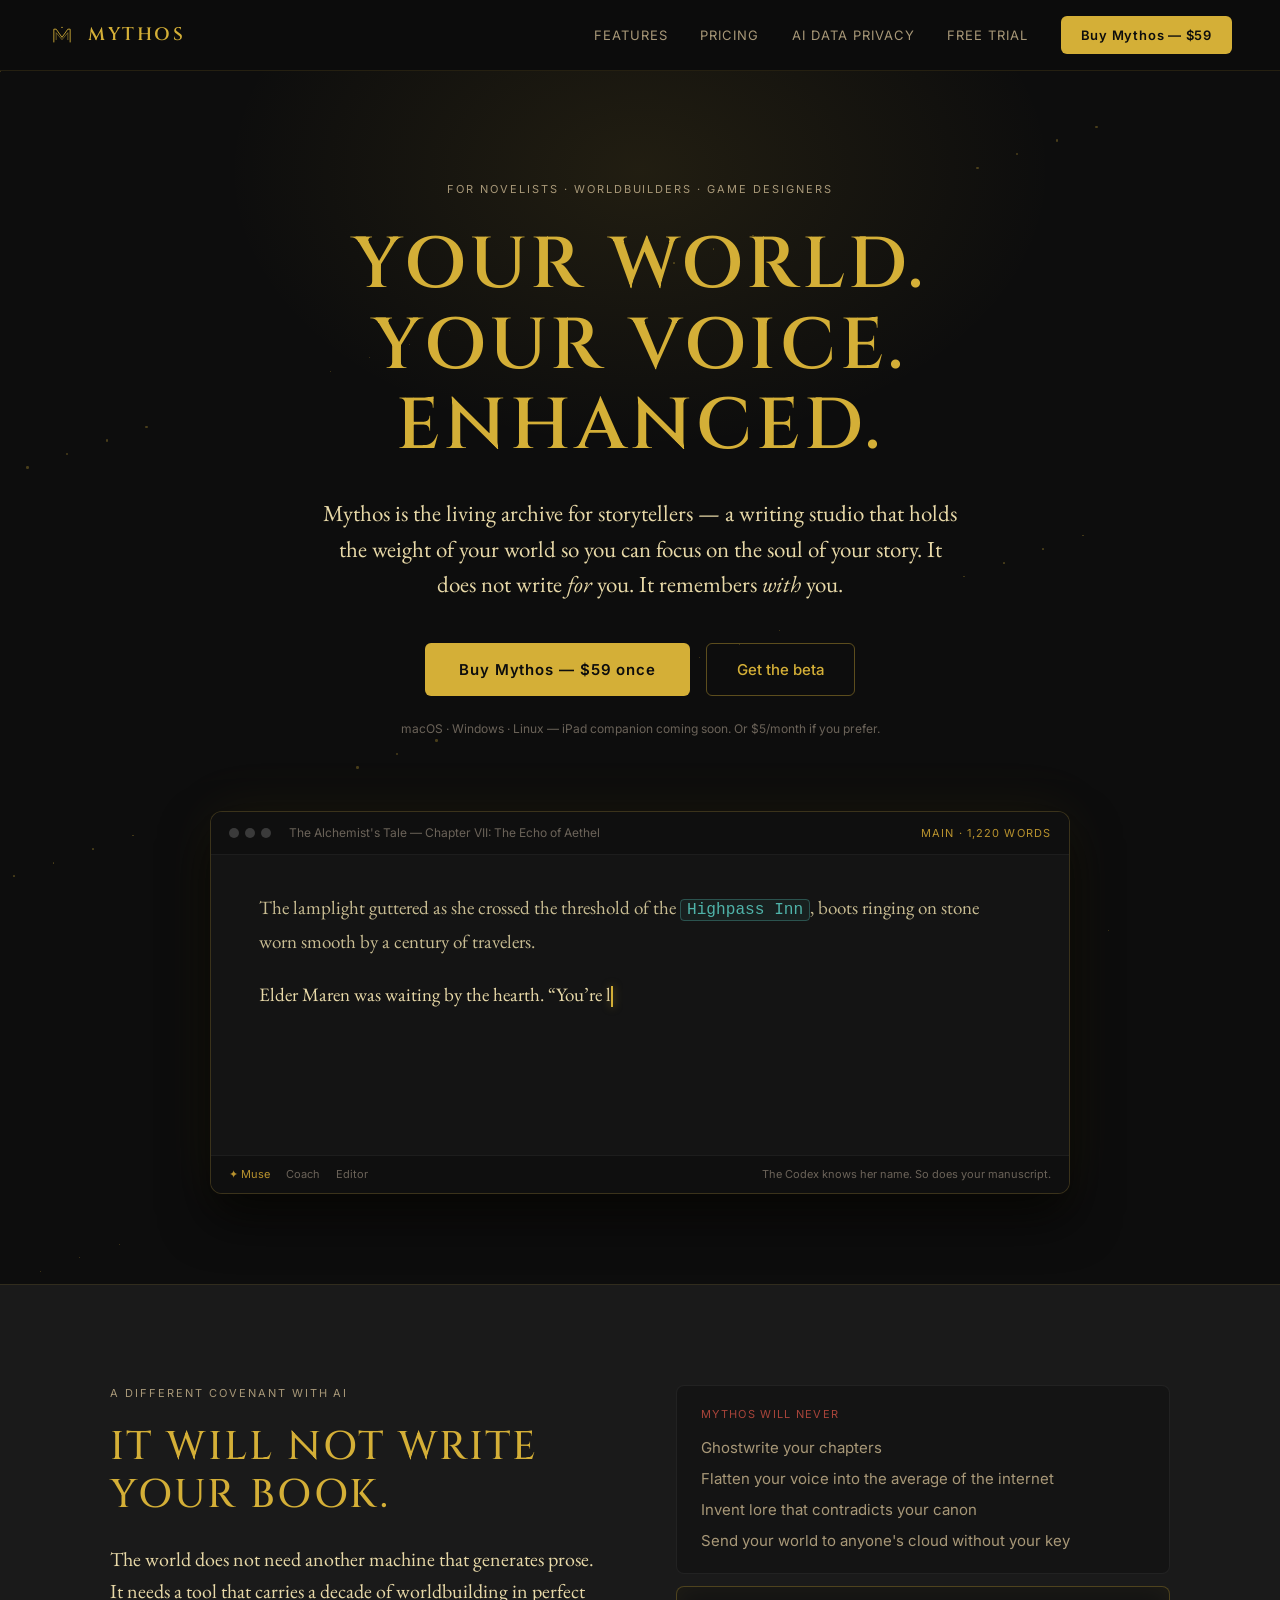
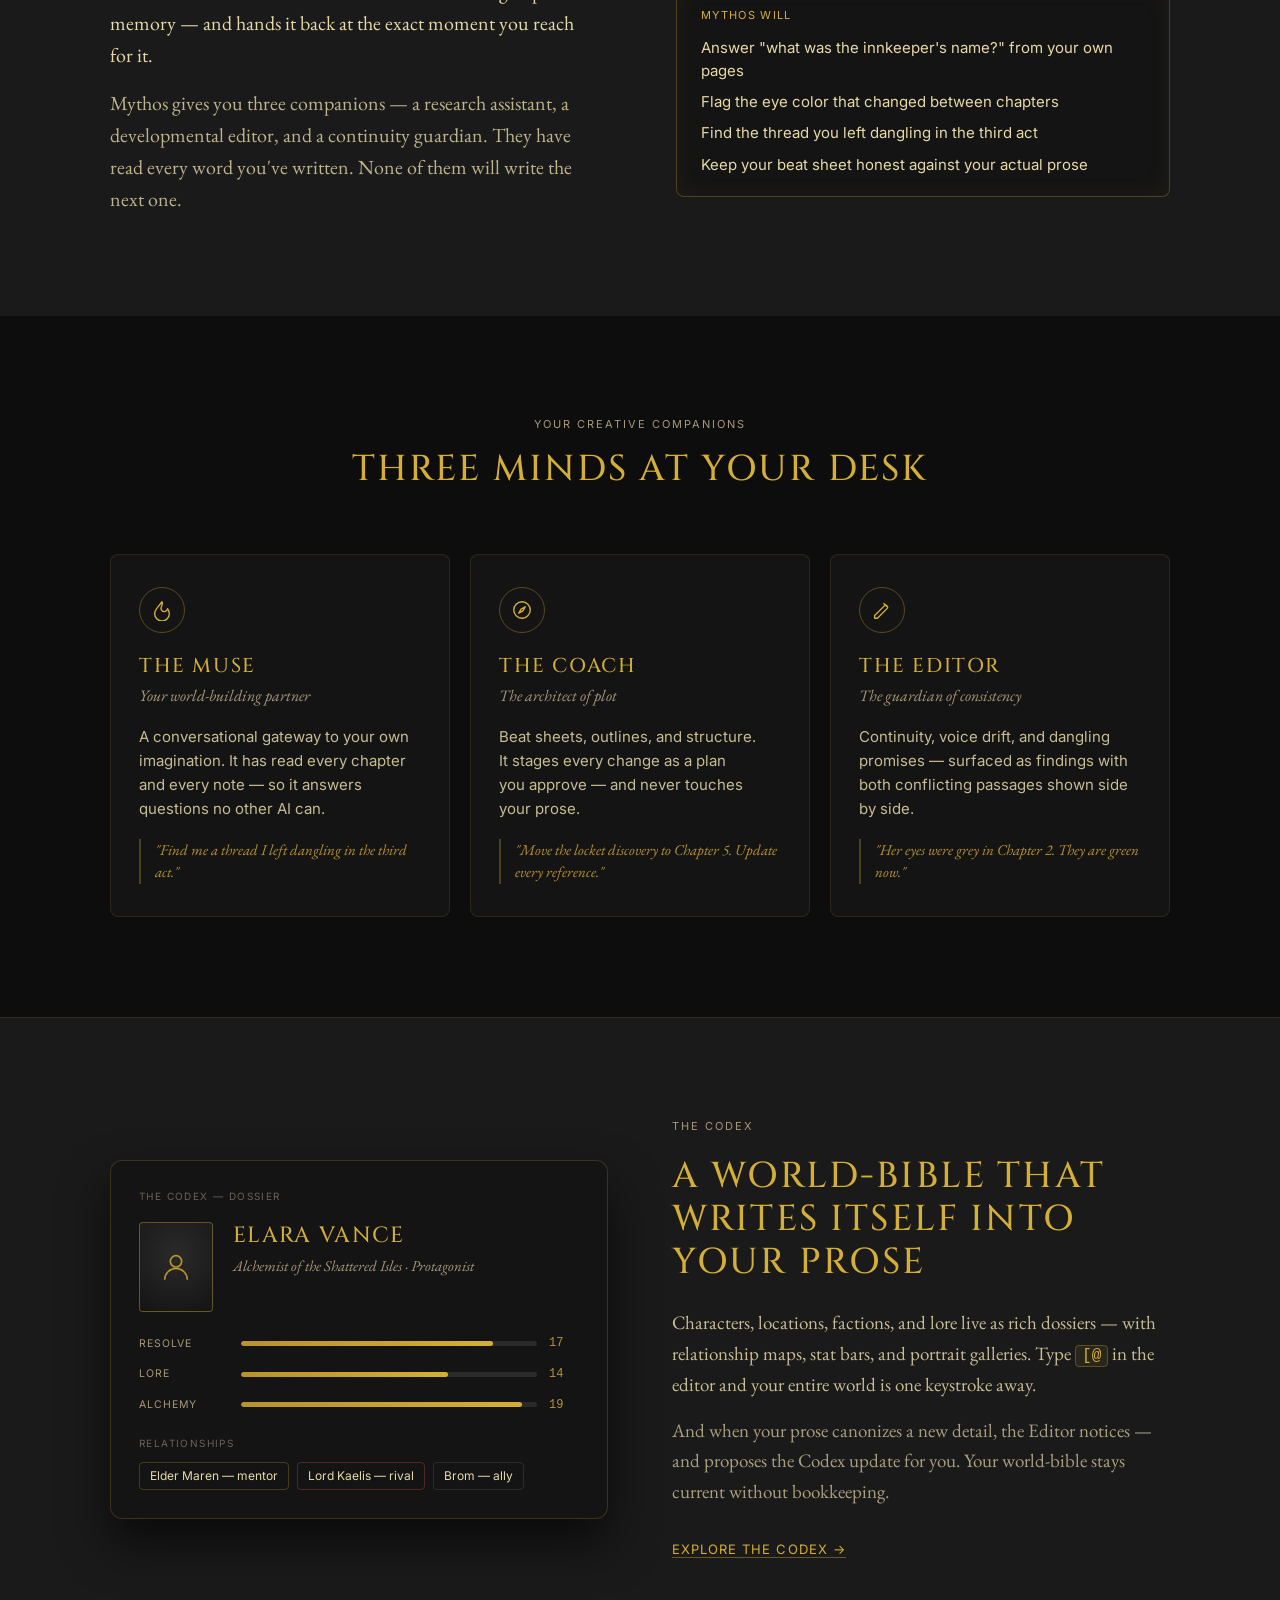
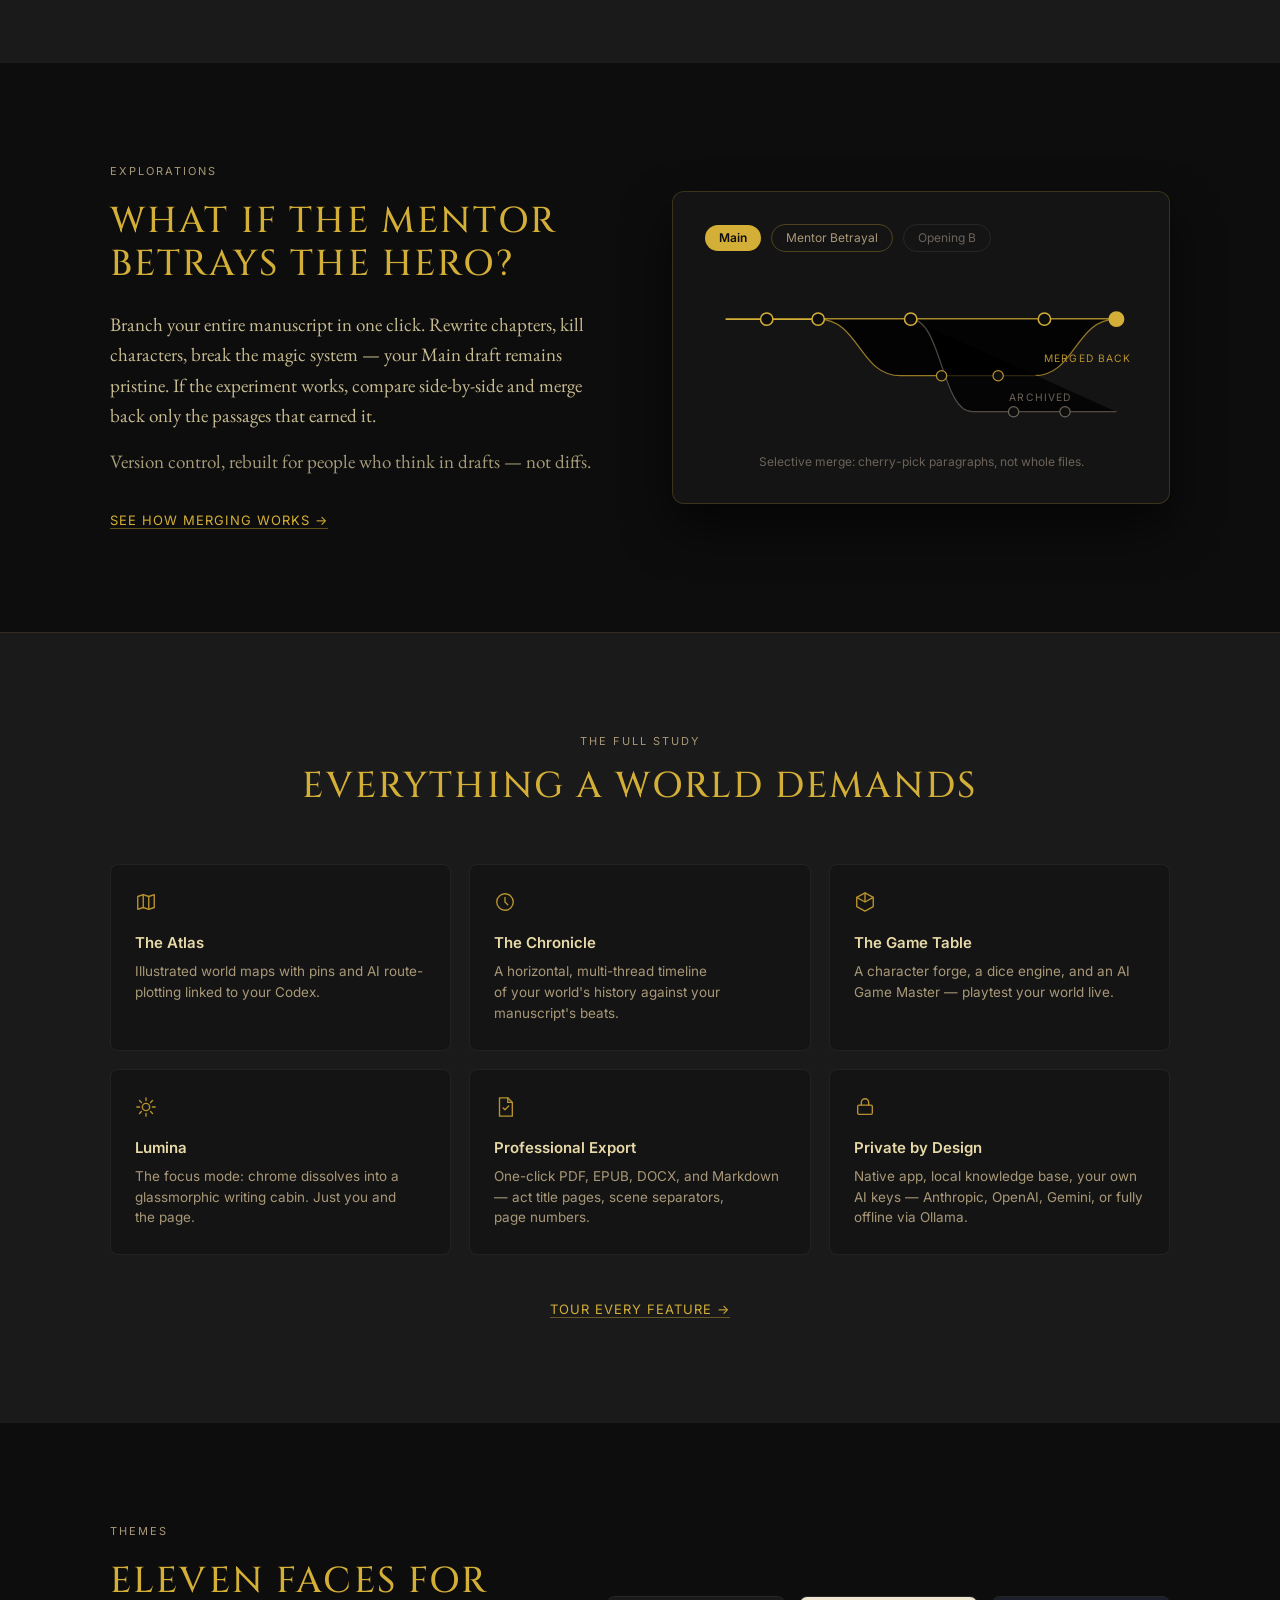
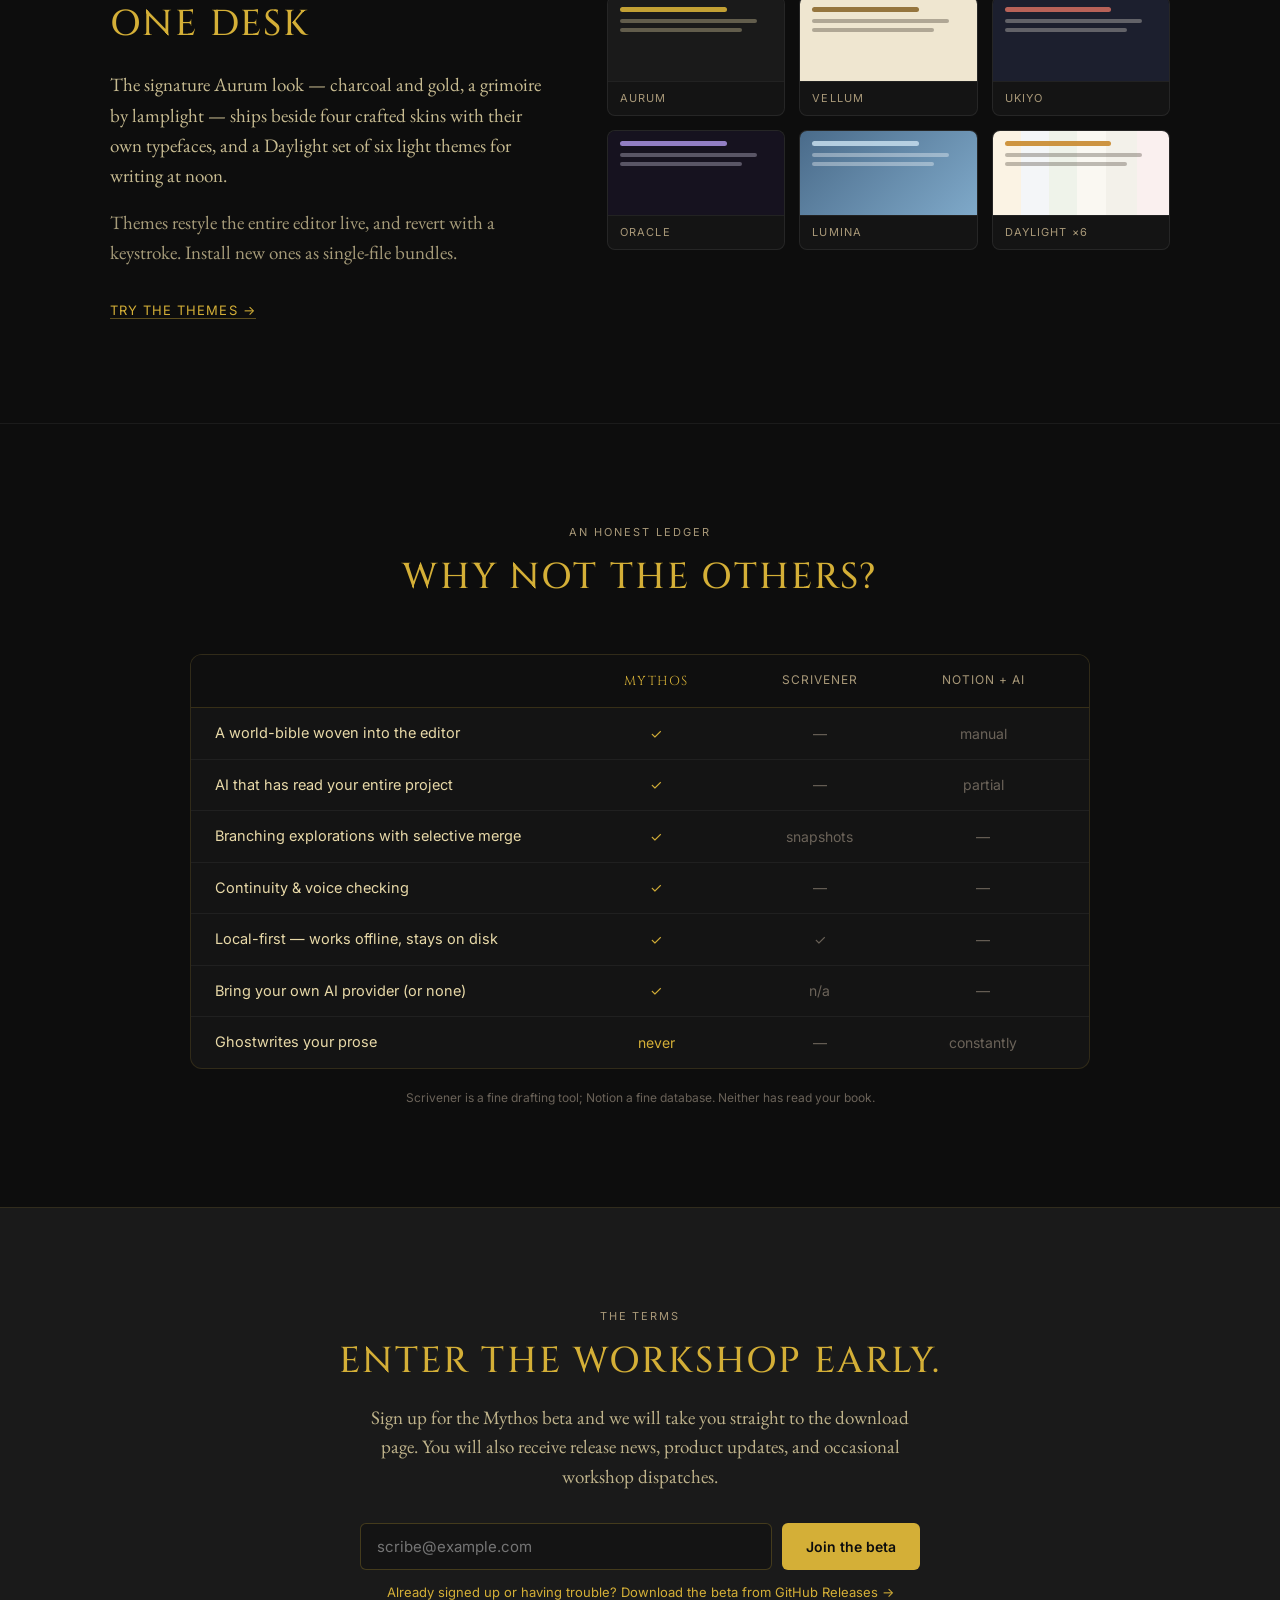
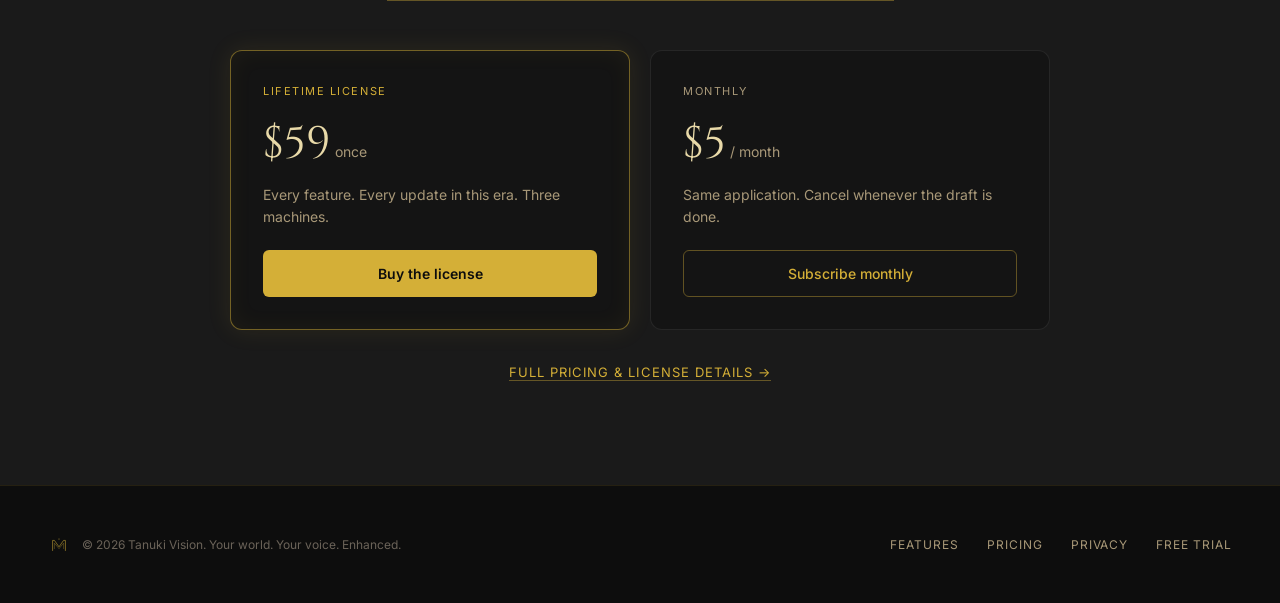
<file: index.html>
<!DOCTYPE html>
<html lang="en">
<head>
<meta charset="utf-8">
<meta name="viewport" content="width=device-width, initial-scale=1">
<meta http-equiv="Cache-Control" content="no-cache, no-store, must-revalidate">
<meta http-equiv="Pragma" content="no-cache">
<meta http-equiv="Expires" content="0">
<title>Mythos</title>
<link rel="icon" type="image/svg+xml" href="assets/logo-m.svg">
<link rel="canonical" href="https://mythos.kabalrpg.com/landing.html">
<meta http-equiv="refresh" content="0; url=landing.html">
<script>window.location.replace('landing.html');</script>
<style>
  body{margin:0;background:#0D0D0D;color:#E8D9A8;font-family:-apple-system,BlinkMacSystemFont,'Helvetica Neue',Arial,sans-serif;display:flex;align-items:center;justify-content:center;min-height:100vh;text-align:center;padding:24px}
  a{color:#D4AF37}
</style>
</head>
  <!-- Google tag (gtag.js) -->
<script async src="https://www.googletagmanager.com/gtag/js?id=G-XK8KSNM3J2"></script>
<script>
  window.dataLayer = window.dataLayer || [];
  function gtag(){dataLayer.push(arguments);}
  gtag('js', new Date());

  gtag('config', 'G-XK8KSNM3J2');
</script>
<body>
  <div>
    <p style="letter-spacing:.18em;text-transform:uppercase;font-size:11px;color:#A89878;margin:0 0 12px">Mythos</p>
    <p style="font-size:18px;margin:0 0 8px">Loading…</p>
    <p style="font-size:14px;color:#6B6359;margin:0"><a href="landing.html">Continue to Mythos →</a></p>
  </div>
</body>
</html>
</file>
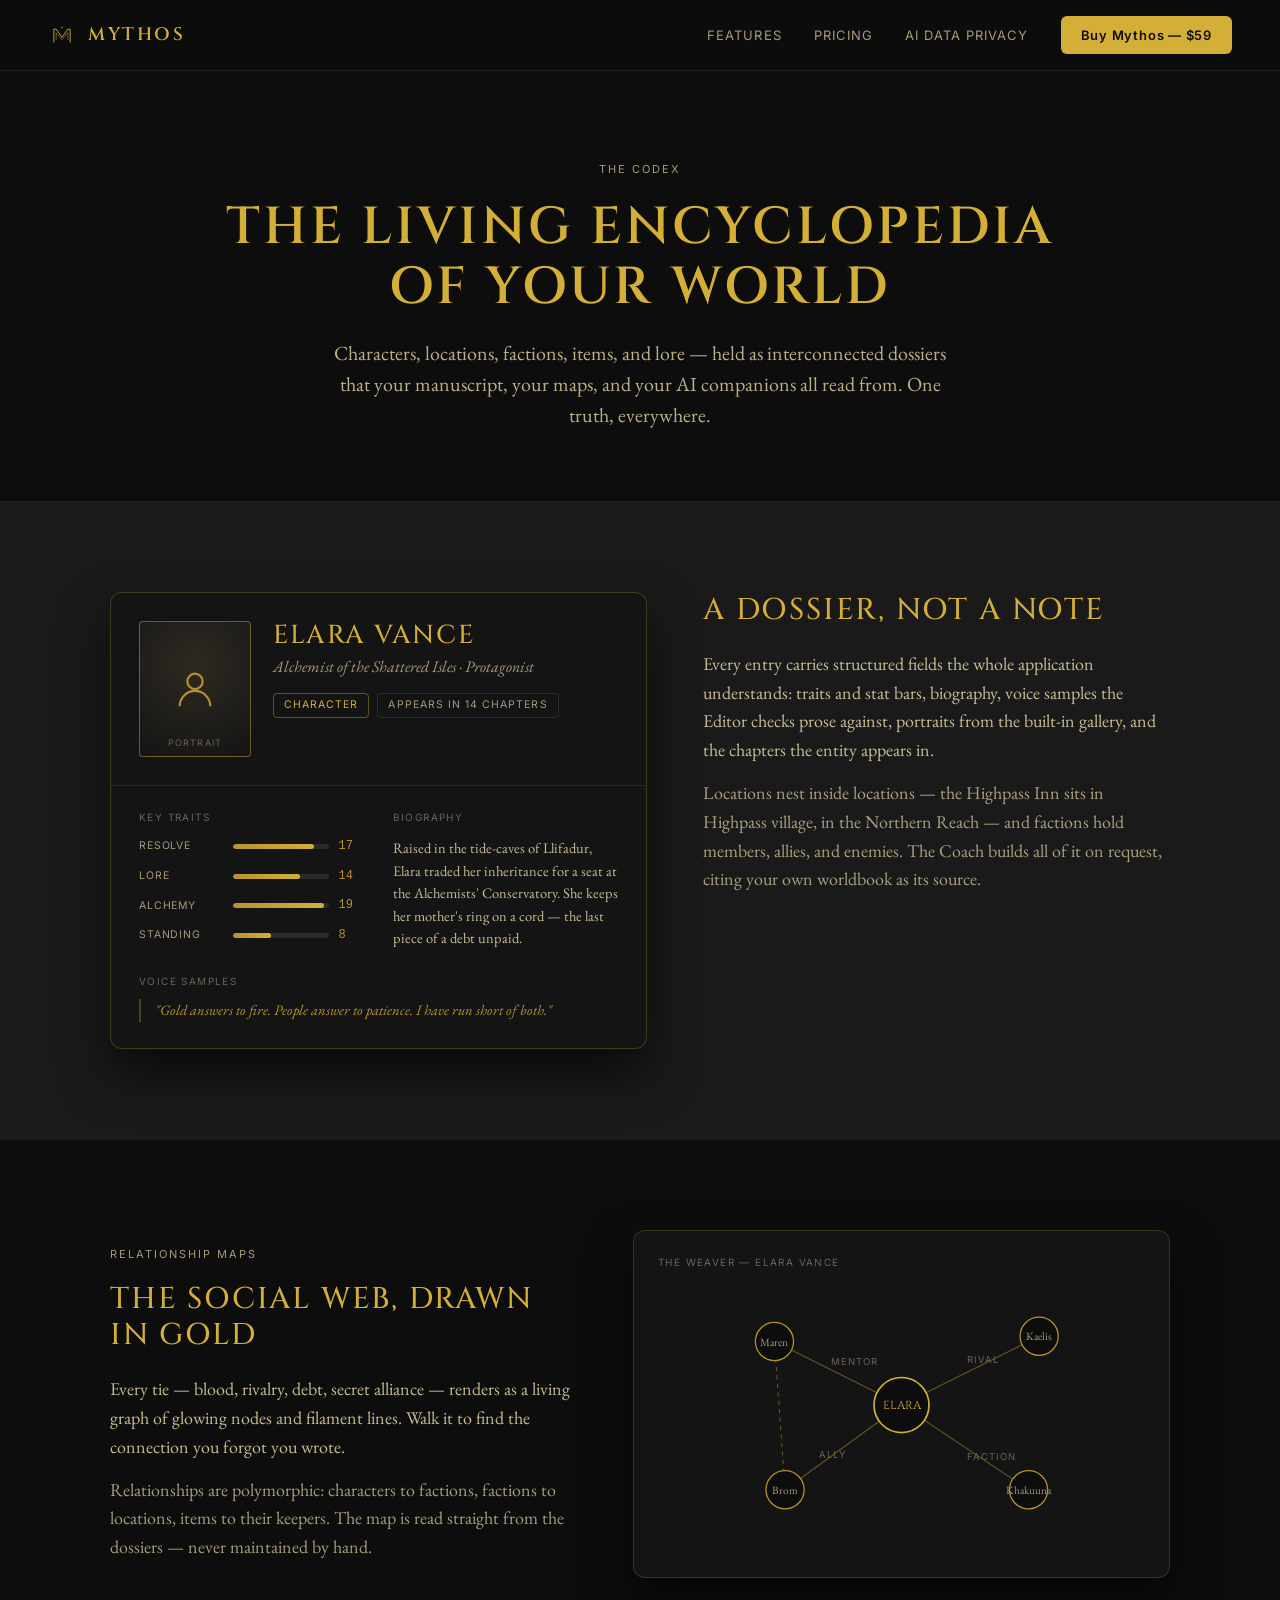
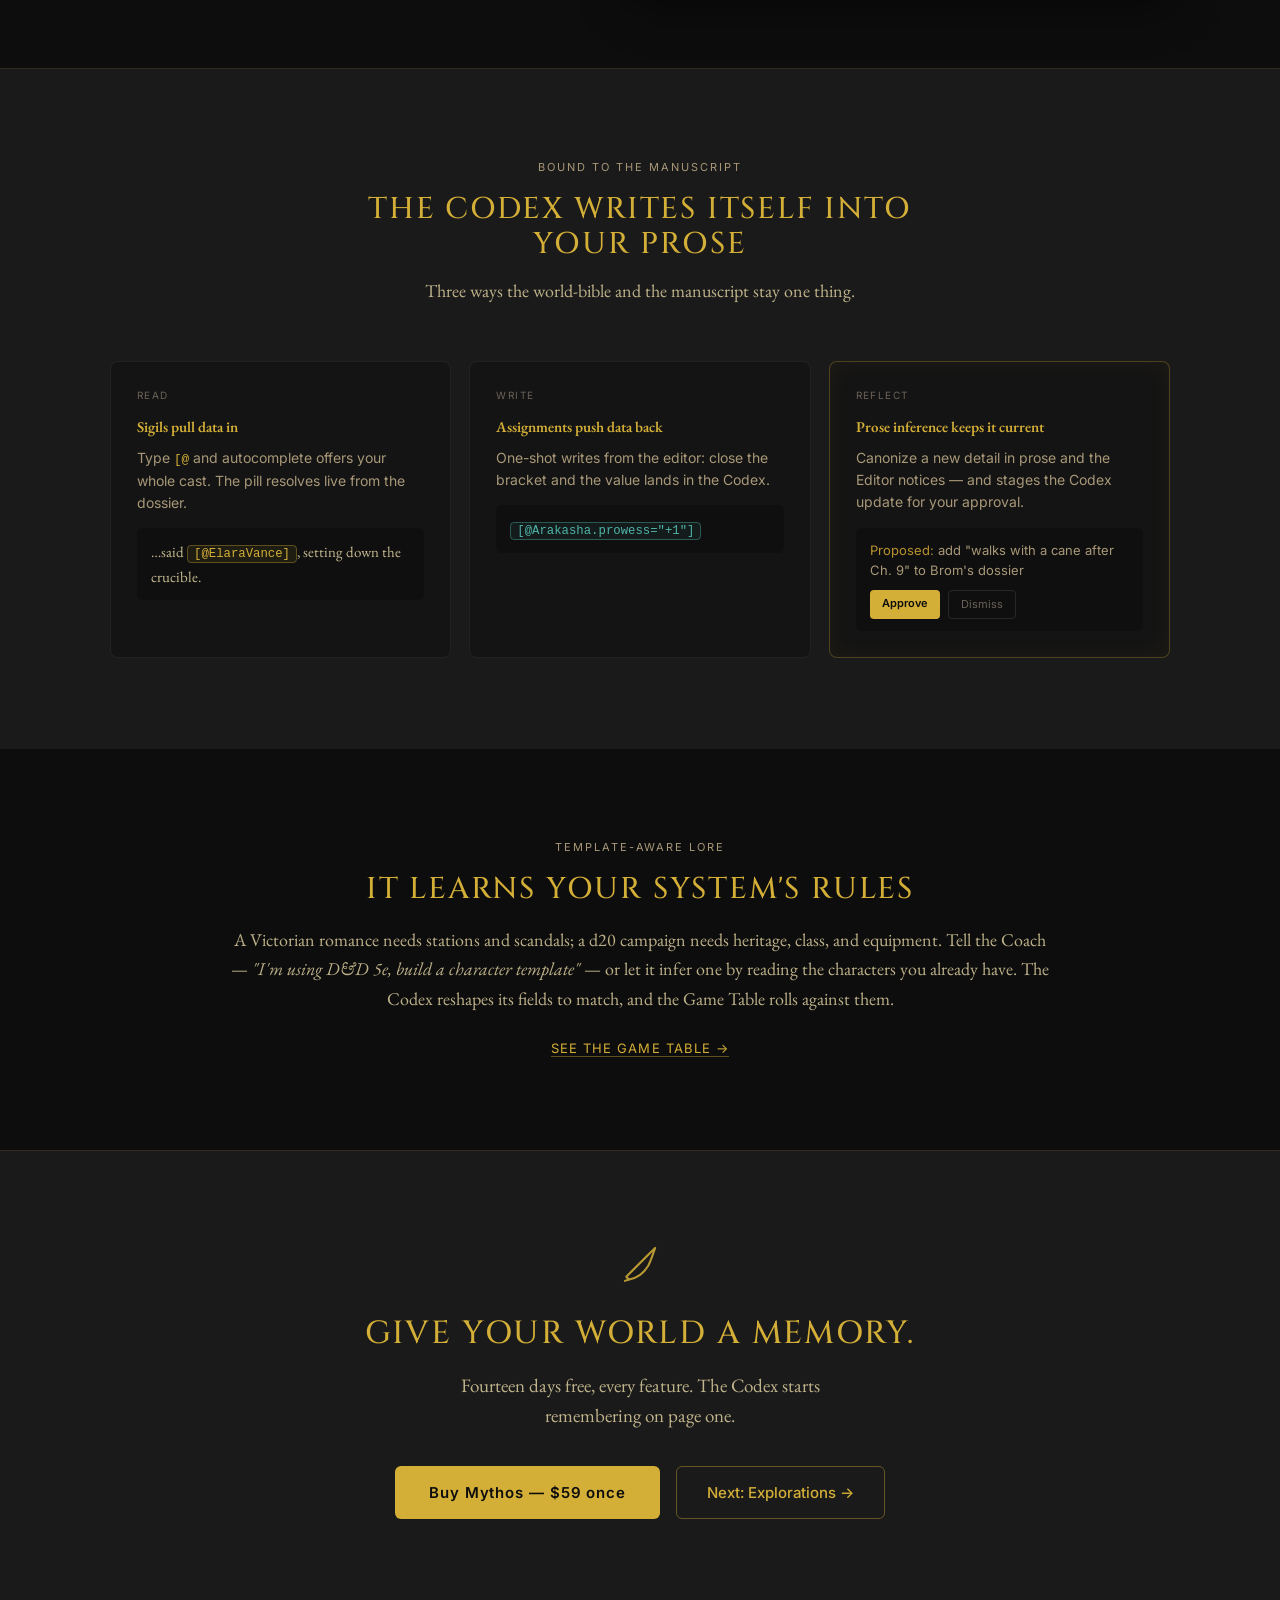
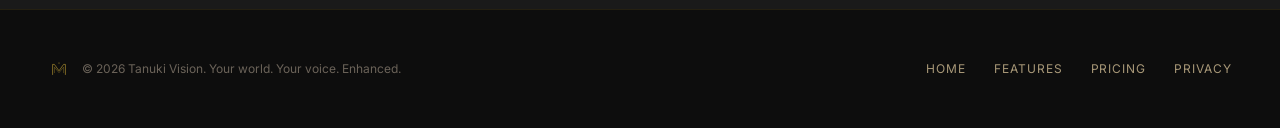
<file: codex.html>
<!DOCTYPE html>
<html lang="en">
<head>
<meta charset="utf-8">
<meta name="viewport" content="width=device-width, initial-scale=1">
<title>Mythos — The Codex, a living encyclopedia of your world</title>
<meta name="description" content="How the Codex works in Mythos: structured dossiers for characters, locations, factions and lore; relationship maps drawn from the data; sigils that bind prose to the world-bible; and template-aware fields that fit your genre.">
<link rel="icon" type="image/svg+xml" href="assets/logo-m.svg">
<link rel="stylesheet" href="assets/colors_and_type.css">
<style>
  html{scroll-behavior:smooth}
  body{margin:0;background:#0D0D0D;overflow-x:hidden}
  ::selection{background:rgba(212,175,55,.25)}
  @keyframes nodePulse{0%,100%{filter:drop-shadow(0 0 6px rgba(212,175,55,.35))}50%{filter:drop-shadow(0 0 14px rgba(212,175,55,.7))}}
  .nav-link{font-size:13px;letter-spacing:.08em;text-transform:uppercase;color:#A89878;border-bottom:none;transition:color 200ms}
  .nav-link:hover{color:#D4AF37}
  .nav-link.active{color:#D4AF37}
  .buy-btn{font-family:var(--font-sans);font-size:13px;font-weight:600;letter-spacing:.06em;color:#0D0D0D;background:#D4AF37;padding:9px 20px;border-radius:6px;border-bottom:none;transition:background 200ms}
  .buy-btn:hover{background:#E8C547}
  .js-purchase{cursor:pointer}
  #purchase-modal{position:fixed;inset:0;z-index:100;display:none;align-items:center;justify-content:center;background:rgba(13,13,13,.75);backdrop-filter:blur(6px);padding:24px;animation:pmFade 200ms ease-out}
  #purchase-modal.open{display:flex}
  #purchase-modal .box{max-width:420px;width:100%;background:#141414;border:1px solid rgba(212,175,55,.4);border-radius:12px;box-shadow:0 24px 48px rgba(0,0,0,.7),inset 0 0 24px rgba(212,175,55,.06);padding:32px 32px 26px;text-align:center;position:relative;animation:pmRise 260ms cubic-bezier(.4,0,.2,1)}
  #purchase-modal .sigil{display:inline-block;width:34px;height:34px;background:#D4AF37;-webkit-mask:url('assets/sigils/quill.svg') center/contain no-repeat;mask:url('assets/sigils/quill.svg') center/contain no-repeat;margin-bottom:14px}
  #purchase-modal h3{font-family:var(--font-display);font-size:16px;font-weight:600;letter-spacing:.12em;text-transform:uppercase;color:#D4AF37;margin:0 0 12px}
  #purchase-modal p{font-family:var(--font-serif);font-size:16.5px;line-height:1.55;color:rgba(232,217,168,.9);margin:0 0 22px;text-wrap:pretty}
  #purchase-modal button{font-family:var(--font-sans);font-size:13px;font-weight:600;letter-spacing:.06em;color:#0D0D0D;background:#D4AF37;border:none;border-radius:6px;padding:10px 22px;cursor:pointer;transition:background 200ms}
  #purchase-modal button:hover{background:#E8C547}
  #purchase-modal .close{position:absolute;top:10px;right:12px;background:none;color:#6B6359;border:none;font-size:22px;padding:4px 10px;cursor:pointer;transition:color 200ms;border-radius:4px}
  #purchase-modal .close:hover{color:#D4AF37;background:transparent}
  @keyframes pmFade{from{opacity:0}to{opacity:1}}
  @keyframes pmRise{from{opacity:0;transform:translateY(12px)}to{opacity:1;transform:translateY(0)}}
</style>
</head>
  <!-- Google tag (gtag.js) -->
<script async src="https://www.googletagmanager.com/gtag/js?id=G-XK8KSNM3J2"></script>
<script>
  window.dataLayer = window.dataLayer || [];
  function gtag(){dataLayer.push(arguments);}
  gtag('js', new Date());

  gtag('config', 'G-XK8KSNM3J2');
</script>
<body>
<div style="min-height:100vh;background:#0D0D0D;color:#E8D9A8;font-family:var(--font-sans)">

<nav style="position:sticky;top:0;z-index:50;display:flex;align-items:center;justify-content:space-between;padding:16px 48px;background:rgba(13,13,13,.85);backdrop-filter:blur(12px);border-bottom:1px solid rgba(212,175,55,.12)">
  <a href="landing.html" style="display:flex;align-items:center;gap:12px;border-bottom:none">
    <span role="img" aria-label="Mythos" style="display:inline-block;width:28px;height:28px;background:#D4AF37;-webkit-mask:url('assets/logo-m.svg') center/contain no-repeat;mask:url('assets/logo-m.svg') center/contain no-repeat"></span>
    <span style="font-family:var(--font-display);font-size:18px;letter-spacing:.14em;color:#D4AF37;font-weight:600">MYTHOS</span>
  </a>
  <div style="display:flex;align-items:center;gap:32px">
    <a href="features.html" class="nav-link">Features</a>
    <a href="pricing.html" class="nav-link">Pricing</a>
    <a href="privacy.html" class="nav-link">AI Data Privacy</a>
    <a href="#" class="buy-btn js-purchase">Buy Mythos — $59</a>
  </div>
</nav>

<header style="padding:90px 48px 70px;text-align:center;border-bottom:1px solid rgba(212,175,55,.12)">
  <p style="font-size:11px;letter-spacing:.18em;text-transform:uppercase;color:#A89878;margin:0 0 20px">The Codex</p>
  <h1 style="font-family:var(--font-display);font-size:52px;font-weight:600;letter-spacing:.06em;text-transform:uppercase;color:#D4AF37;margin:0 0 20px;line-height:1.15">The living encyclopedia<br>of your world</h1>
  <p style="font-family:var(--font-serif);font-size:20px;color:rgba(232,217,168,.8);max-width:620px;margin:0 auto;text-wrap:pretty">Characters, locations, factions, items, and lore — held as interconnected dossiers that your manuscript, your maps, and your AI companions all read from. One truth, everywhere.</p>
</header>

<!-- DOSSIER -->
<section style="padding:90px 48px;background:#1A1A1A">
  <div style="max-width:1060px;margin:0 auto;display:grid;grid-template-columns:1.15fr 1fr;gap:56px;align-items:start">
    <div style="background:#141414;border:1px solid rgba(212,175,55,.25);border-radius:12px;box-shadow:0 24px 48px rgba(0,0,0,.6);overflow:hidden">
      <div style="display:flex;gap:22px;padding:28px;border-bottom:1px solid rgba(212,175,55,.12)">
        <div style="width:110px;height:134px;border:1px solid rgba(212,175,55,.45);border-radius:4px;background:radial-gradient(circle at 50% 32%,#2E2A22,#141414);display:flex;align-items:center;justify-content:center;flex:none;position:relative">
          <svg width="46" height="46" viewBox="0 0 24 24" fill="none" stroke="#B8922E" stroke-width="1.1"><circle cx="12" cy="8" r="4"></circle><path d="M4 21c0-4.4 3.6-8 8-8s8 3.6 8 8"></path></svg>
          <span style="position:absolute;bottom:6px;font-size:9px;letter-spacing:.12em;color:#6B6359">PORTRAIT</span>
        </div>
        <div style="flex:1">
          <h2 style="font-family:var(--font-display);font-size:26px;font-weight:500;letter-spacing:.06em;color:#D4AF37;margin:0 0 4px">ELARA VANCE</h2>
          <p style="font-family:var(--font-serif);font-style:italic;font-size:16px;color:#A89878;margin:0 0 14px">Alchemist of the Shattered Isles · Protagonist</p>
          <div style="display:flex;gap:8px;flex-wrap:wrap">
            <span style="font-size:10.5px;letter-spacing:.1em;text-transform:uppercase;color:#D4AF37;border:1px solid rgba(212,175,55,.4);border-radius:4px;padding:3px 10px">Character</span>
            <span style="font-size:10.5px;letter-spacing:.1em;text-transform:uppercase;color:#A89878;border:1px solid rgba(255,255,255,.1);border-radius:4px;padding:3px 10px">Appears in 14 chapters</span>
          </div>
        </div>
      </div>
      <div style="padding:24px 28px;display:grid;grid-template-columns:1fr 1fr;gap:28px">
        <div>
          <p style="font-size:10px;letter-spacing:.14em;text-transform:uppercase;color:#6B6359;margin:0 0 12px">Key Traits</p>
          <div style="display:flex;flex-direction:column;gap:11px">
            <div style="display:grid;grid-template-columns:84px 1fr 26px;gap:10px;align-items:center">
              <span style="font-size:10.5px;letter-spacing:.08em;text-transform:uppercase;color:#A89878">Resolve</span>
              <div style="height:5px;background:#2A2A2A;border-radius:3px;overflow:hidden"><div style="height:100%;background:linear-gradient(90deg,#B8922E,#D4AF37);border-radius:3px;width:85%"></div></div>
              <span style="font-family:var(--font-mono);font-size:12px;color:#B8922E">17</span>
            </div>
            <div style="display:grid;grid-template-columns:84px 1fr 26px;gap:10px;align-items:center">
              <span style="font-size:10.5px;letter-spacing:.08em;text-transform:uppercase;color:#A89878">Lore</span>
              <div style="height:5px;background:#2A2A2A;border-radius:3px;overflow:hidden"><div style="height:100%;background:linear-gradient(90deg,#B8922E,#D4AF37);border-radius:3px;width:70%"></div></div>
              <span style="font-family:var(--font-mono);font-size:12px;color:#B8922E">14</span>
            </div>
            <div style="display:grid;grid-template-columns:84px 1fr 26px;gap:10px;align-items:center">
              <span style="font-size:10.5px;letter-spacing:.08em;text-transform:uppercase;color:#A89878">Alchemy</span>
              <div style="height:5px;background:#2A2A2A;border-radius:3px;overflow:hidden"><div style="height:100%;background:linear-gradient(90deg,#B8922E,#D4AF37);border-radius:3px;width:95%"></div></div>
              <span style="font-family:var(--font-mono);font-size:12px;color:#B8922E">19</span>
            </div>
            <div style="display:grid;grid-template-columns:84px 1fr 26px;gap:10px;align-items:center">
              <span style="font-size:10.5px;letter-spacing:.08em;text-transform:uppercase;color:#A89878">Standing</span>
              <div style="height:5px;background:#2A2A2A;border-radius:3px;overflow:hidden"><div style="height:100%;background:linear-gradient(90deg,#B8922E,#D4AF37);border-radius:3px;width:40%"></div></div>
              <span style="font-family:var(--font-mono);font-size:12px;color:#B8922E">8</span>
            </div>
          </div>
        </div>
        <div>
          <p style="font-size:10px;letter-spacing:.14em;text-transform:uppercase;color:#6B6359;margin:0 0 12px">Biography</p>
          <p style="font-family:var(--font-serif);font-size:14.5px;line-height:1.55;color:rgba(232,217,168,.85);margin:0">Raised in the tide-caves of Llifadur, Elara traded her inheritance for a seat at the Alchemists' Conservatory. She keeps her mother's ring on a cord — the last piece of a debt unpaid.</p>
        </div>
      </div>
      <div style="padding:0 28px 26px">
        <p style="font-size:10px;letter-spacing:.14em;text-transform:uppercase;color:#6B6359;margin:0 0 10px">Voice Samples</p>
        <p style="font-family:var(--font-serif);font-style:italic;font-size:14.5px;line-height:1.55;color:#B8922E;margin:0;border-left:2px solid rgba(212,175,55,.3);padding-left:14px">"Gold answers to fire. People answer to patience. I have run short of both."</p>
      </div>
    </div>
    <div>
      <h2 style="font-family:var(--font-display);font-size:30px;font-weight:500;letter-spacing:.06em;text-transform:uppercase;color:#D4AF37;line-height:1.2;margin:0 0 22px">A dossier, not a note</h2>
      <p style="font-family:var(--font-serif);font-size:18px;line-height:1.6;color:rgba(232,217,168,.85);margin:0 0 14px;text-wrap:pretty">Every entry carries structured fields the whole application understands: traits and stat bars, biography, voice samples the Editor checks prose against, portraits from the built-in gallery, and the chapters the entity appears in.</p>
      <p style="font-family:var(--font-serif);font-size:18px;line-height:1.6;color:rgba(232,217,168,.7);margin:0;text-wrap:pretty">Locations nest inside locations — the Highpass Inn sits in Highpass village, in the Northern Reach — and factions hold members, allies, and enemies. The Coach builds all of it on request, citing your own worldbook as its source.</p>
    </div>
  </div>
</section>

<!-- RELATIONSHIP MAP -->
<section style="padding:90px 48px;background:#0D0D0D;border-top:1px solid rgba(255,255,255,.06)">
  <div style="max-width:1060px;margin:0 auto;display:grid;grid-template-columns:1fr 1.15fr;gap:56px;align-items:center">
    <div>
      <p style="font-size:11px;letter-spacing:.18em;text-transform:uppercase;color:#A89878;margin:0 0 18px">Relationship Maps</p>
      <h2 style="font-family:var(--font-display);font-size:30px;font-weight:500;letter-spacing:.06em;text-transform:uppercase;color:#D4AF37;line-height:1.2;margin:0 0 22px">The social web, drawn in gold</h2>
      <p style="font-family:var(--font-serif);font-size:18px;line-height:1.6;color:rgba(232,217,168,.85);margin:0 0 14px;text-wrap:pretty">Every tie — blood, rivalry, debt, secret alliance — renders as a living graph of glowing nodes and filament lines. Walk it to find the connection you forgot you wrote.</p>
      <p style="font-family:var(--font-serif);font-size:18px;line-height:1.6;color:rgba(232,217,168,.7);margin:0;text-wrap:pretty">Relationships are polymorphic: characters to factions, factions to locations, items to their keepers. The map is read straight from the dossiers — never maintained by hand.</p>
    </div>
    <div style="background:#141414;border:1px solid rgba(212,175,55,.2);border-radius:12px;box-shadow:0 24px 48px rgba(0,0,0,.6);padding:24px">
      <p style="font-size:10px;letter-spacing:.14em;text-transform:uppercase;color:#6B6359;margin:0 0 8px">The Weaver — Elara Vance</p>
      <svg viewBox="0 0 460 260" style="width:100%;display:block">
        <g stroke="#B8922E" stroke-width="1" opacity=".5">
          <line x1="230" y1="120" x2="110" y2="60"></line>
          <line x1="230" y1="120" x2="360" y2="55"></line>
          <line x1="230" y1="120" x2="120" y2="200"></line>
          <line x1="230" y1="120" x2="350" y2="200"></line>
          <line x1="110" y1="60" x2="120" y2="200" stroke-dasharray="4 4"></line>
        </g>
        <g font-family="Inter,sans-serif" font-size="9" letter-spacing="1" fill="#6B6359">
          <text x="163" y="82">MENTOR</text><text x="292" y="80">RIVAL</text>
          <text x="152" y="170">ALLY</text><text x="292" y="172">FACTION</text>
        </g>
        <circle cx="230" cy="120" r="26" fill="#0D0D0D" stroke="#D4AF37" stroke-width="1.6" style="animation:nodePulse 2.4s ease-in-out infinite"></circle>
        <text x="230" y="124" text-anchor="middle" fill="#D4AF37" font-family="Cinzel,serif" font-size="11">ELARA</text>
        <g fill="#0D0D0D" stroke="#B8922E" stroke-width="1.2">
          <circle cx="110" cy="60" r="18"></circle><circle cx="360" cy="55" r="18"></circle>
          <circle cx="120" cy="200" r="18"></circle><circle cx="350" cy="200" r="18"></circle>
        </g>
        <g text-anchor="middle" fill="#A89878" font-family="EB Garamond,serif" font-size="10.5">
          <text x="110" y="64">Maren</text><text x="360" y="59">Kaelis</text>
          <text x="120" y="204">Brom</text><text x="350" y="204">Khakuuna</text>
        </g>
      </svg>
    </div>
  </div>
</section>

<!-- SIGILS TIE-IN -->
<section style="padding:90px 48px;background:#1A1A1A;border-top:1px solid rgba(212,175,55,.12)">
  <div style="max-width:1060px;margin:0 auto">
    <div style="text-align:center;max-width:640px;margin:0 auto 56px">
      <p style="font-size:11px;letter-spacing:.18em;text-transform:uppercase;color:#A89878;margin:0 0 16px">Bound to the Manuscript</p>
      <h2 style="font-family:var(--font-display);font-size:30px;font-weight:500;letter-spacing:.06em;text-transform:uppercase;color:#D4AF37;margin:0 0 16px">The Codex writes itself into your prose</h2>
      <p style="font-family:var(--font-serif);font-size:18px;color:rgba(232,217,168,.8);margin:0;text-wrap:pretty">Three ways the world-bible and the manuscript stay one thing.</p>
    </div>
    <div style="display:grid;grid-template-columns:repeat(3,1fr);gap:18px">
      <div style="background:#141414;border:1px solid rgba(255,255,255,.06);border-radius:8px;padding:26px">
        <p style="font-size:10px;letter-spacing:.14em;text-transform:uppercase;color:#6B6359;margin:0 0 14px">Read</p>
        <h3 style="font-size:15px;font-weight:600;color:#D4AF37;margin:0 0 10px">Sigils pull data in</h3>
        <p style="font-size:14px;line-height:1.6;color:#A89878;margin:0 0 14px">Type <span style="font-family:var(--font-mono);font-size:.9em;color:#D4AF37">[@</span> and autocomplete offers your whole cast. The pill resolves live from the dossier.</p>
        <p style="font-family:var(--font-serif);font-size:15px;color:rgba(232,217,168,.85);margin:0;background:#0F0F0F;border-radius:6px;padding:12px 14px">…said <span style="font-family:var(--font-mono);font-size:.82em;color:#D4AF37;background:rgba(212,175,55,.08);border:1px solid rgba(212,175,55,.35);border-radius:4px;padding:1px 6px">[@ElaraVance]</span>, setting down the crucible.</p>
      </div>
      <div style="background:#141414;border:1px solid rgba(255,255,255,.06);border-radius:8px;padding:26px">
        <p style="font-size:10px;letter-spacing:.14em;text-transform:uppercase;color:#6B6359;margin:0 0 14px">Write</p>
        <h3 style="font-size:15px;font-weight:600;color:#D4AF37;margin:0 0 10px">Assignments push data back</h3>
        <p style="font-size:14px;line-height:1.6;color:#A89878;margin:0 0 14px">One-shot writes from the editor: close the bracket and the value lands in the Codex.</p>
        <p style="font-family:var(--font-serif);font-size:15px;color:rgba(232,217,168,.85);margin:0;background:#0F0F0F;border-radius:6px;padding:12px 14px"><span style="font-family:var(--font-mono);font-size:.82em;color:#4FB3A9;background:rgba(79,179,169,.08);border:1px solid rgba(79,179,169,.4);border-radius:4px;padding:1px 6px">[@Arakasha.prowess="+1"]</span></p>
      </div>
      <div style="background:#141414;border:1px solid rgba(212,175,55,.3);border-radius:8px;padding:26px;box-shadow:inset 0 0 24px rgba(212,175,55,.05)">
        <p style="font-size:10px;letter-spacing:.14em;text-transform:uppercase;color:#6B6359;margin:0 0 14px">Reflect</p>
        <h3 style="font-size:15px;font-weight:600;color:#D4AF37;margin:0 0 10px">Prose inference keeps it current</h3>
        <p style="font-size:14px;line-height:1.6;color:#A89878;margin:0 0 14px">Canonize a new detail in prose and the Editor notices — and stages the Codex update for your approval.</p>
        <div style="background:#0F0F0F;border-radius:6px;padding:12px 14px;font-size:13px;color:#A89878">
          <span style="color:#B8922E">Proposed:</span> add "walks with a cane after Ch. 9" to Brom's dossier
          <div style="display:flex;gap:8px;margin-top:10px">
            <span style="font-size:11px;font-weight:600;color:#0D0D0D;background:#D4AF37;border-radius:4px;padding:5px 12px">Approve</span>
            <span style="font-size:11px;color:#6B6359;border:1px solid rgba(255,255,255,.1);border-radius:4px;padding:5px 12px">Dismiss</span>
          </div>
        </div>
      </div>
    </div>
  </div>
</section>

<!-- TEMPLATES -->
<section style="padding:90px 48px;background:#0D0D0D;border-top:1px solid rgba(255,255,255,.06)">
  <div style="max-width:820px;margin:0 auto;text-align:center">
    <p style="font-size:11px;letter-spacing:.18em;text-transform:uppercase;color:#A89878;margin:0 0 16px">Template-Aware Lore</p>
    <h2 style="font-family:var(--font-display);font-size:30px;font-weight:500;letter-spacing:.06em;text-transform:uppercase;color:#D4AF37;margin:0 0 18px">It learns your system's rules</h2>
    <p style="font-family:var(--font-serif);font-size:18px;line-height:1.65;color:rgba(232,217,168,.8);margin:0 0 20px;text-wrap:pretty">A Victorian romance needs stations and scandals; a d20 campaign needs heritage, class, and equipment. Tell the Coach — <em>"I'm using D&amp;D 5e, build a character template"</em> — or let it infer one by reading the characters you already have. The Codex reshapes its fields to match, and the Game Table rolls against them.</p>
    <a href="features.html#gametable" style="font-size:13px;letter-spacing:.08em;text-transform:uppercase;color:#D4AF37;border-bottom:1px solid rgba(212,175,55,.4)">See the Game Table →</a>
  </div>
</section>

<!-- CTA -->
<section style="padding:90px 48px;background:#1A1A1A;border-top:1px solid rgba(212,175,55,.12);text-align:center">
  <span style="display:inline-block;width:44px;height:44px;opacity:.85;margin-bottom:24px;background:#D4AF37;-webkit-mask:url('assets/sigils/quill.svg') center/contain no-repeat;mask:url('assets/sigils/quill.svg') center/contain no-repeat"></span>
  <h2 style="font-family:var(--font-display);font-size:32px;font-weight:500;letter-spacing:.06em;text-transform:uppercase;color:#D4AF37;margin:0 0 18px">Give your world a memory.</h2>
  <p style="font-family:var(--font-serif);font-size:19px;color:rgba(232,217,168,.8);max-width:440px;margin:0 auto 36px;text-wrap:pretty">Fourteen days free, every feature. The Codex starts remembering on page one.</p>
  <div style="display:flex;gap:16px;justify-content:center;flex-wrap:wrap">
    <a href="#" class="buy-btn js-purchase" style="font-size:15px;padding:15px 34px">Buy Mythos — $59 once</a>
    <a href="explorations.html" style="font-size:15px;font-weight:500;color:#D4AF37;padding:14px 30px;border-radius:6px;border:1px solid rgba(212,175,55,.4);border-bottom:1px solid rgba(212,175,55,.4);transition:all 200ms">Next: Explorations →</a>
  </div>
</section>

<footer style="background:#0D0D0D;border-top:1px solid rgba(212,175,55,.12);padding:48px;display:flex;align-items:center;justify-content:space-between;flex-wrap:wrap;gap:24px">
  <div style="display:flex;align-items:center;gap:12px">
    <span style="display:inline-block;width:22px;height:22px;opacity:.8;background:#D4AF37;-webkit-mask:url('assets/logo-m.svg') center/contain no-repeat;mask:url('assets/logo-m.svg') center/contain no-repeat"></span>
    <span style="font-size:12px;color:#6B6359">© 2026 Tanuki Vision. Your world. Your voice. Enhanced.</span>
  </div>
  <div style="display:flex;gap:28px">
    <a href="landing.html" class="nav-link" style="font-size:12px">Home</a>
    <a href="features.html" class="nav-link" style="font-size:12px">Features</a>
    <a href="pricing.html" class="nav-link" style="font-size:12px">Pricing</a>
    <a href="privacy.html" class="nav-link" style="font-size:12px">Privacy</a>
  </div>
</footer>

</div>

<div id="purchase-modal" role="dialog" aria-modal="true" aria-labelledby="pm-title">
  <div class="box">
    <button type="button" class="close" aria-label="Close">×</button>
    <span class="sigil" aria-hidden="true"></span>
    <h3 id="pm-title">Coming Soon</h3>
    <p>Mythos has not been released yet. Stay tuned — it is coming soon.</p>
    <button type="button" class="js-close">Close</button>
  </div>
</div>

<script>
(function(){
  var modal = document.getElementById('purchase-modal');
  function open(e){ if(e) e.preventDefault(); modal.classList.add('open'); document.body.style.overflow='hidden'; }
  function close(){ modal.classList.remove('open'); document.body.style.overflow=''; }
  document.querySelectorAll('.js-purchase').forEach(function(el){ el.addEventListener('click', open); });
  modal.addEventListener('click', function(e){ if(e.target === modal) close(); });
  modal.querySelectorAll('.close, .js-close').forEach(function(b){ b.addEventListener('click', close); });
  document.addEventListener('keydown', function(e){ if(e.key === 'Escape' && modal.classList.contains('open')) close(); });
})();
</script>

</body>
</html>
</file>
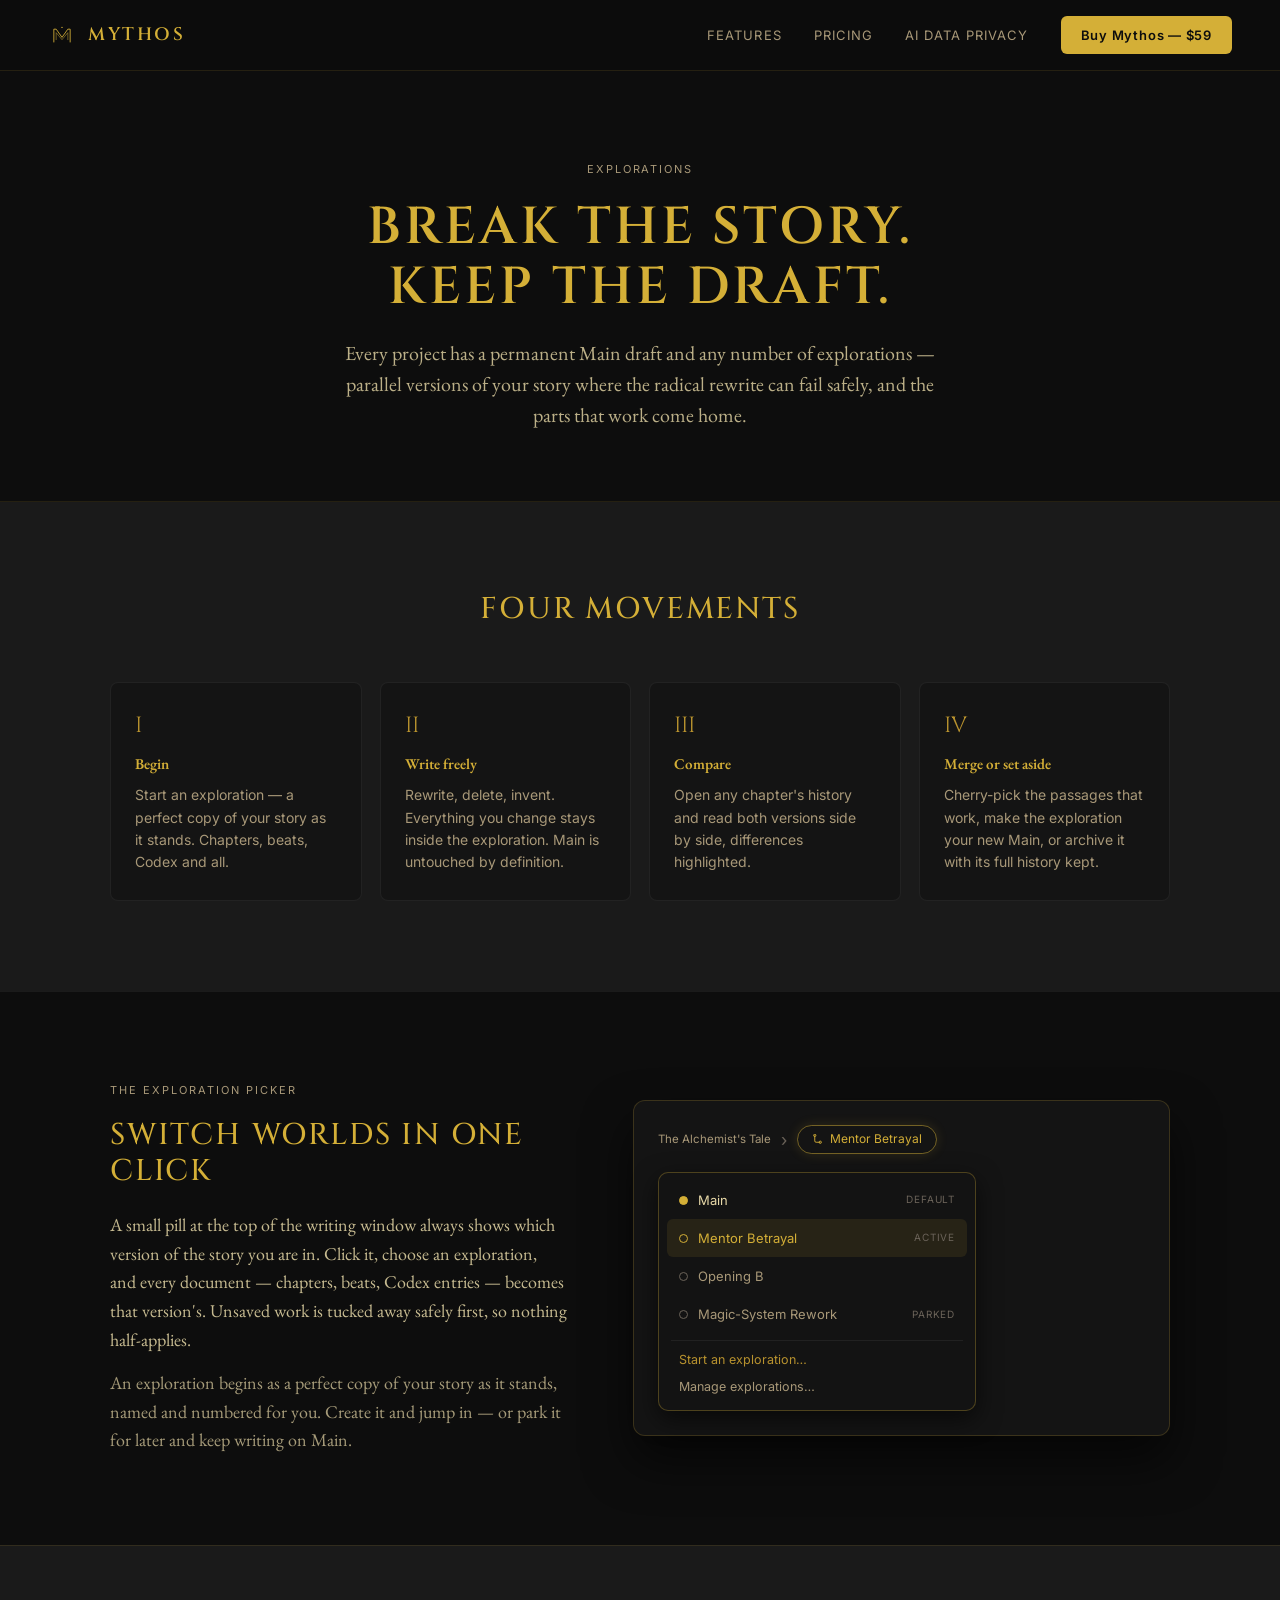
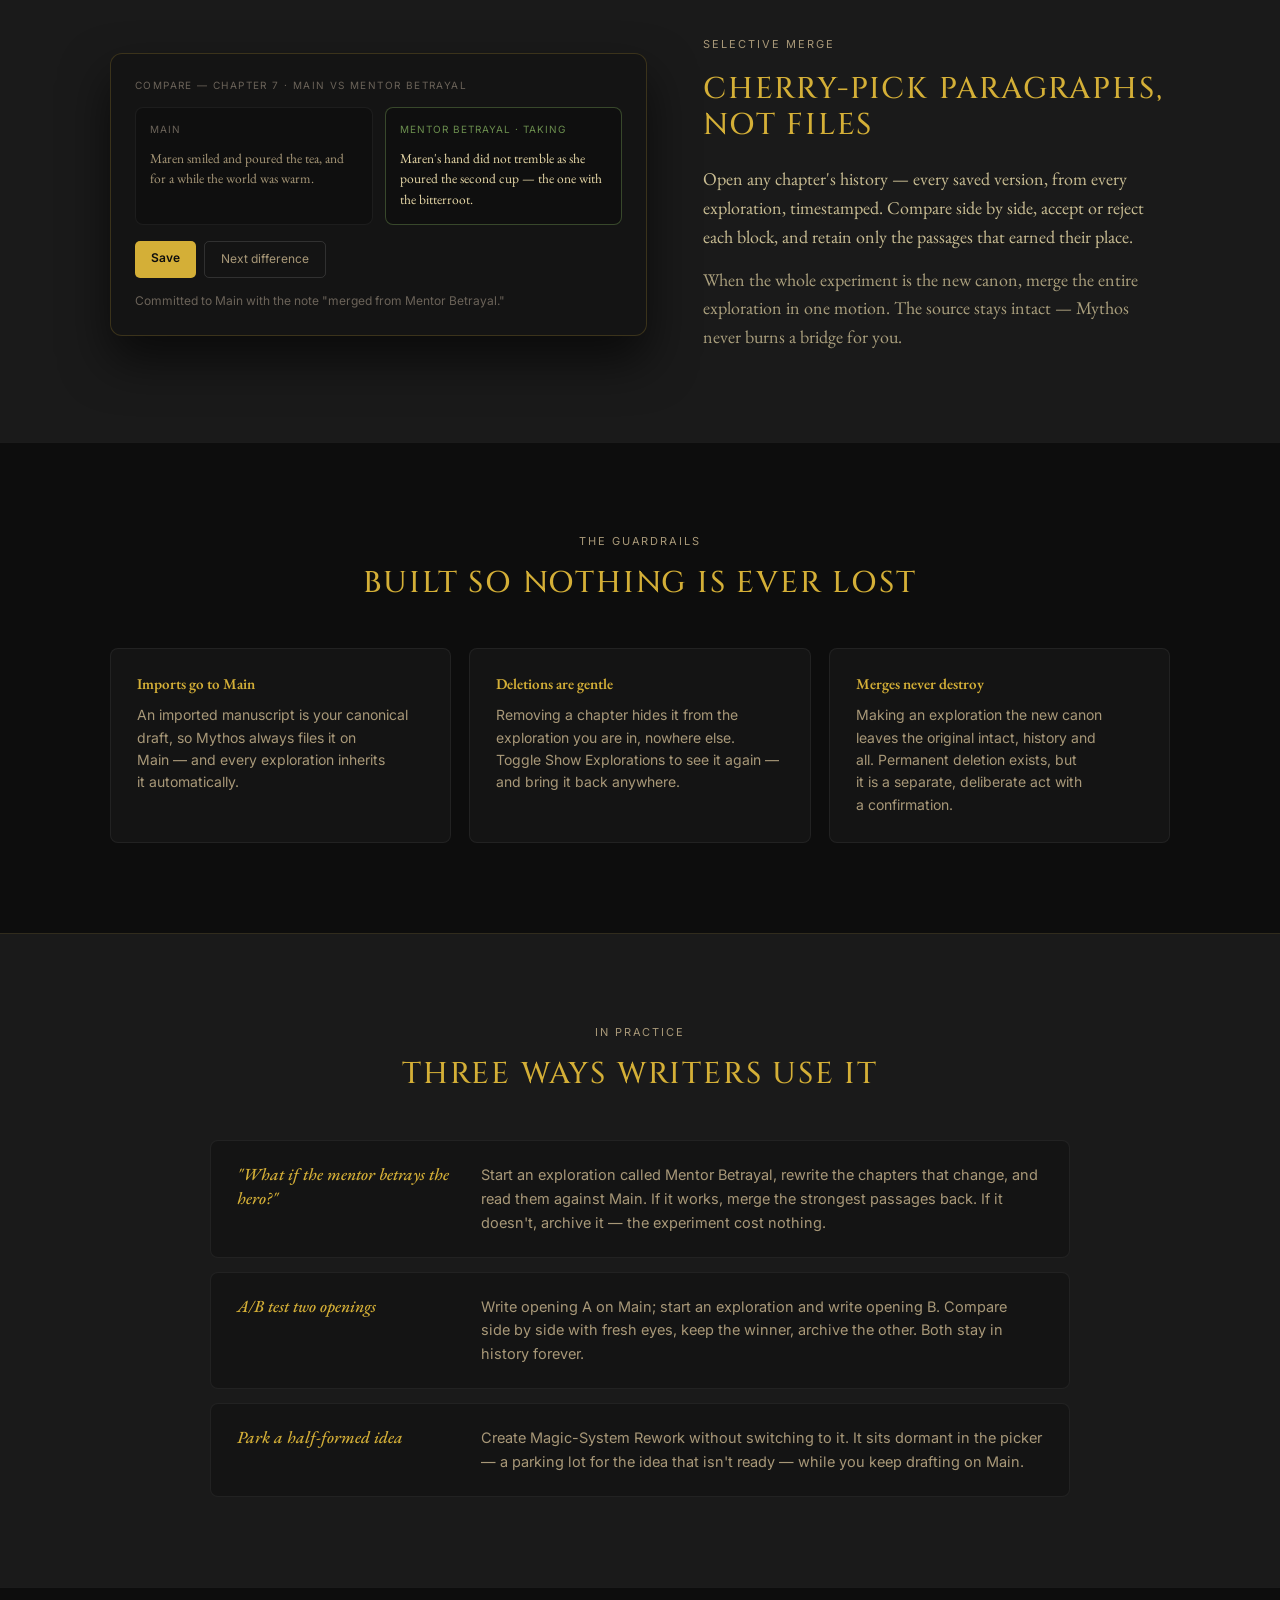
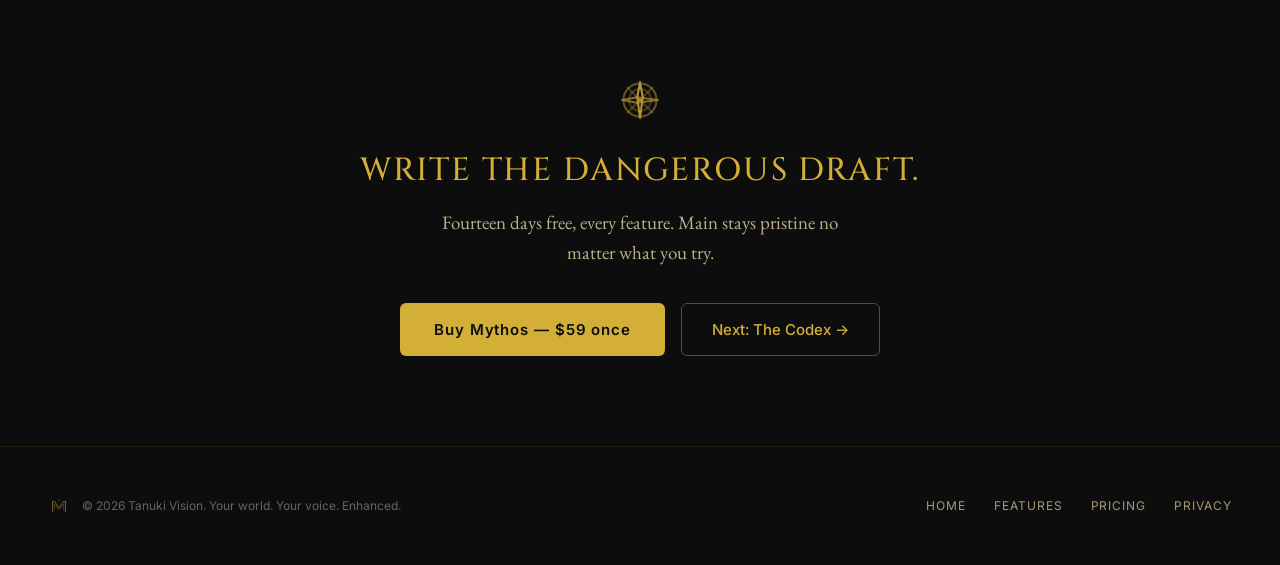
<file: explorations.html>
<!DOCTYPE html>
<html lang="en">
<head>
<meta charset="utf-8">
<meta name="viewport" content="width=device-width, initial-scale=1">
<title>Mythos — Explorations, break the story and keep the draft</title>
<meta name="description" content="How Explorations work in Mythos: parallel branches of your manuscript for radical rewrites, side-by-side comparison, and paragraph-level selective merge — with a permanent Main draft that stays pristine.">
<link rel="icon" type="image/svg+xml" href="assets/logo-m.svg">
<link rel="stylesheet" href="assets/colors_and_type.css">
<style>
  html{scroll-behavior:smooth}
  body{margin:0;background:#0D0D0D;overflow-x:hidden}
  ::selection{background:rgba(212,175,55,.25)}
  @keyframes nodePulse{0%,100%{filter:drop-shadow(0 0 6px rgba(212,175,55,.35))}50%{filter:drop-shadow(0 0 14px rgba(212,175,55,.7))}}
  .nav-link{font-size:13px;letter-spacing:.08em;text-transform:uppercase;color:#A89878;border-bottom:none;transition:color 200ms}
  .nav-link:hover{color:#D4AF37}
  .nav-link.active{color:#D4AF37}
  .buy-btn{font-family:var(--font-sans);font-size:13px;font-weight:600;letter-spacing:.06em;color:#0D0D0D;background:#D4AF37;padding:9px 20px;border-radius:6px;border-bottom:none;transition:background 200ms}
  .buy-btn:hover{background:#E8C547}
  .js-purchase{cursor:pointer}
  #purchase-modal{position:fixed;inset:0;z-index:100;display:none;align-items:center;justify-content:center;background:rgba(13,13,13,.75);backdrop-filter:blur(6px);padding:24px;animation:pmFade 200ms ease-out}
  #purchase-modal.open{display:flex}
  #purchase-modal .box{max-width:420px;width:100%;background:#141414;border:1px solid rgba(212,175,55,.4);border-radius:12px;box-shadow:0 24px 48px rgba(0,0,0,.7),inset 0 0 24px rgba(212,175,55,.06);padding:32px 32px 26px;text-align:center;position:relative;animation:pmRise 260ms cubic-bezier(.4,0,.2,1)}
  #purchase-modal .sigil{display:inline-block;width:34px;height:34px;background:#D4AF37;-webkit-mask:url('assets/sigils/quill.svg') center/contain no-repeat;mask:url('assets/sigils/quill.svg') center/contain no-repeat;margin-bottom:14px}
  #purchase-modal h3{font-family:var(--font-display);font-size:16px;font-weight:600;letter-spacing:.12em;text-transform:uppercase;color:#D4AF37;margin:0 0 12px}
  #purchase-modal p{font-family:var(--font-serif);font-size:16.5px;line-height:1.55;color:rgba(232,217,168,.9);margin:0 0 22px;text-wrap:pretty}
  #purchase-modal button{font-family:var(--font-sans);font-size:13px;font-weight:600;letter-spacing:.06em;color:#0D0D0D;background:#D4AF37;border:none;border-radius:6px;padding:10px 22px;cursor:pointer;transition:background 200ms}
  #purchase-modal button:hover{background:#E8C547}
  #purchase-modal .close{position:absolute;top:10px;right:12px;background:none;color:#6B6359;border:none;font-size:22px;padding:4px 10px;cursor:pointer;transition:color 200ms;border-radius:4px}
  #purchase-modal .close:hover{color:#D4AF37;background:transparent}
  @keyframes pmFade{from{opacity:0}to{opacity:1}}
  @keyframes pmRise{from{opacity:0;transform:translateY(12px)}to{opacity:1;transform:translateY(0)}}
</style>
</head>
  <!-- Google tag (gtag.js) -->
<script async src="https://www.googletagmanager.com/gtag/js?id=G-XK8KSNM3J2"></script>
<script>
  window.dataLayer = window.dataLayer || [];
  function gtag(){dataLayer.push(arguments);}
  gtag('js', new Date());

  gtag('config', 'G-XK8KSNM3J2');
</script>
<body>
<div style="min-height:100vh;background:#0D0D0D;color:#E8D9A8;font-family:var(--font-sans)">

<nav style="position:sticky;top:0;z-index:50;display:flex;align-items:center;justify-content:space-between;padding:16px 48px;background:rgba(13,13,13,.85);backdrop-filter:blur(12px);border-bottom:1px solid rgba(212,175,55,.12)">
  <a href="landing.html" style="display:flex;align-items:center;gap:12px;border-bottom:none">
    <span role="img" aria-label="Mythos" style="display:inline-block;width:28px;height:28px;background:#D4AF37;-webkit-mask:url('assets/logo-m.svg') center/contain no-repeat;mask:url('assets/logo-m.svg') center/contain no-repeat"></span>
    <span style="font-family:var(--font-display);font-size:18px;letter-spacing:.14em;color:#D4AF37;font-weight:600">MYTHOS</span>
  </a>
  <div style="display:flex;align-items:center;gap:32px">
    <a href="features.html" class="nav-link">Features</a>
    <a href="pricing.html" class="nav-link">Pricing</a>
    <a href="privacy.html" class="nav-link">AI Data Privacy</a>
    <a href="#" class="buy-btn js-purchase">Buy Mythos — $59</a>
  </div>
</nav>

<header style="padding:90px 48px 70px;text-align:center;border-bottom:1px solid rgba(212,175,55,.12)">
  <p style="font-size:11px;letter-spacing:.18em;text-transform:uppercase;color:#A89878;margin:0 0 20px">Explorations</p>
  <h1 style="font-family:var(--font-display);font-size:52px;font-weight:600;letter-spacing:.06em;text-transform:uppercase;color:#D4AF37;margin:0 0 20px;line-height:1.15">Break the story.<br>Keep the draft.</h1>
  <p style="font-family:var(--font-serif);font-size:20px;color:rgba(232,217,168,.8);max-width:620px;margin:0 auto;text-wrap:pretty">Every project has a permanent Main draft and any number of explorations — parallel versions of your story where the radical rewrite can fail safely, and the parts that work come home.</p>
</header>

<!-- HOW IT WORKS -->
<section style="padding:90px 48px;background:#1A1A1A">
  <div style="max-width:1060px;margin:0 auto">
    <div style="text-align:center;margin-bottom:56px">
      <h2 style="font-family:var(--font-display);font-size:30px;font-weight:500;letter-spacing:.06em;text-transform:uppercase;color:#D4AF37;margin:0">Four movements</h2>
    </div>
    <div style="display:grid;grid-template-columns:repeat(4,1fr);gap:18px">
      <div style="background:#141414;border:1px solid rgba(255,255,255,.06);border-radius:8px;padding:26px 24px">
        <p style="font-family:var(--font-display);font-size:22px;color:#B8922E;margin:0 0 12px">I</p>
        <h3 style="font-size:15px;font-weight:600;color:#D4AF37;margin:0 0 10px">Begin</h3>
        <p style="font-size:14px;line-height:1.6;color:#A89878;margin:0;text-wrap:pretty">Start an exploration — a perfect copy of your story as it stands. Chapters, beats, Codex and all.</p>
      </div>
      <div style="background:#141414;border:1px solid rgba(255,255,255,.06);border-radius:8px;padding:26px 24px">
        <p style="font-family:var(--font-display);font-size:22px;color:#B8922E;margin:0 0 12px">II</p>
        <h3 style="font-size:15px;font-weight:600;color:#D4AF37;margin:0 0 10px">Write freely</h3>
        <p style="font-size:14px;line-height:1.6;color:#A89878;margin:0;text-wrap:pretty">Rewrite, delete, invent. Everything you change stays inside the exploration. Main is untouched by definition.</p>
      </div>
      <div style="background:#141414;border:1px solid rgba(255,255,255,.06);border-radius:8px;padding:26px 24px">
        <p style="font-family:var(--font-display);font-size:22px;color:#B8922E;margin:0 0 12px">III</p>
        <h3 style="font-size:15px;font-weight:600;color:#D4AF37;margin:0 0 10px">Compare</h3>
        <p style="font-size:14px;line-height:1.6;color:#A89878;margin:0;text-wrap:pretty">Open any chapter's history and read both versions side by side, differences highlighted.</p>
      </div>
      <div style="background:#141414;border:1px solid rgba(255,255,255,.06);border-radius:8px;padding:26px 24px">
        <p style="font-family:var(--font-display);font-size:22px;color:#B8922E;margin:0 0 12px">IV</p>
        <h3 style="font-size:15px;font-weight:600;color:#D4AF37;margin:0 0 10px">Merge or set aside</h3>
        <p style="font-size:14px;line-height:1.6;color:#A89878;margin:0;text-wrap:pretty">Cherry-pick the passages that work, make the exploration your new Main, or archive it with its full history kept.</p>
      </div>
    </div>
  </div>
</section>

<!-- BRANCH PICKER -->
<section style="padding:90px 48px;background:#0D0D0D;border-top:1px solid rgba(255,255,255,.06)">
  <div style="max-width:1060px;margin:0 auto;display:grid;grid-template-columns:1fr 1.15fr;gap:56px;align-items:center">
    <div>
      <p style="font-size:11px;letter-spacing:.18em;text-transform:uppercase;color:#A89878;margin:0 0 18px">The Exploration Picker</p>
      <h2 style="font-family:var(--font-display);font-size:30px;font-weight:500;letter-spacing:.06em;text-transform:uppercase;color:#D4AF37;line-height:1.2;margin:0 0 22px">Switch worlds in one click</h2>
      <p style="font-family:var(--font-serif);font-size:18px;line-height:1.6;color:rgba(232,217,168,.85);margin:0 0 14px;text-wrap:pretty">A small pill at the top of the writing window always shows which version of the story you are in. Click it, choose an exploration, and every document — chapters, beats, Codex entries — becomes that version's. Unsaved work is tucked away safely first, so nothing half-applies.</p>
      <p style="font-family:var(--font-serif);font-size:18px;line-height:1.6;color:rgba(232,217,168,.7);margin:0;text-wrap:pretty">An exploration begins as a perfect copy of your story as it stands, named and numbered for you. Create it and jump in — or park it for later and keep writing on Main.</p>
    </div>
    <div style="background:#141414;border:1px solid rgba(212,175,55,.2);border-radius:12px;box-shadow:0 24px 48px rgba(0,0,0,.6);padding:24px">
      <div style="display:flex;align-items:center;gap:10px;margin-bottom:18px">
        <span style="font-size:11.5px;color:#A89878">The Alchemist's Tale</span>
        <span style="color:#6B6359">›</span>
        <span style="display:inline-flex;align-items:center;gap:7px;font-size:12px;color:#D4AF37;border:1px solid rgba(212,175,55,.5);border-radius:999px;padding:4px 14px;box-shadow:0 0 12px rgba(212,175,55,.15)">
          <svg width="11" height="11" viewBox="0 0 24 24" fill="none" stroke="#D4AF37" stroke-width="2"><path d="M6 3v12a3 3 0 0 0 3 3h9"></path><circle cx="6" cy="3" r="2.5"></circle><circle cx="18" cy="18" r="2.5"></circle></svg>
          Mentor Betrayal
        </span>
      </div>
      <div style="background:rgba(20,20,20,.95);border:1px solid rgba(212,175,55,.3);border-radius:10px;box-shadow:0 8px 24px rgba(0,0,0,.6);padding:8px;max-width:300px">
        <div style="display:flex;align-items:center;gap:10px;padding:9px 12px;border-radius:6px;background:transparent">
          <span style="width:7px;height:7px;border-radius:50%;background:#D4AF37;border:1px solid #D4AF37"></span>
          <span style="font-size:13px;color:#E8D9A8;flex:1">Main</span>
          <span style="font-size:10px;letter-spacing:.08em;text-transform:uppercase;color:#6B6359">default</span>
        </div>
        <div style="display:flex;align-items:center;gap:10px;padding:9px 12px;border-radius:6px;background:rgba(212,175,55,.1)">
          <span style="width:7px;height:7px;border-radius:50%;background:transparent;border:1px solid #D4AF37"></span>
          <span style="font-size:13px;color:#D4AF37;flex:1">Mentor Betrayal</span>
          <span style="font-size:10px;letter-spacing:.08em;text-transform:uppercase;color:#6B6359">active</span>
        </div>
        <div style="display:flex;align-items:center;gap:10px;padding:9px 12px;border-radius:6px;background:transparent">
          <span style="width:7px;height:7px;border-radius:50%;background:transparent;border:1px solid #6B6359"></span>
          <span style="font-size:13px;color:#A89878;flex:1">Opening B</span>
          <span style="font-size:10px;letter-spacing:.08em;text-transform:uppercase;color:#6B6359"></span>
        </div>
        <div style="display:flex;align-items:center;gap:10px;padding:9px 12px;border-radius:6px;background:transparent">
          <span style="width:7px;height:7px;border-radius:50%;background:transparent;border:1px solid #6B6359"></span>
          <span style="font-size:13px;color:#A89878;flex:1">Magic-System Rework</span>
          <span style="font-size:10px;letter-spacing:.08em;text-transform:uppercase;color:#6B6359">parked</span>
        </div>
        <div style="border-top:1px solid rgba(255,255,255,.06);margin:6px 4px 2px;padding:9px 8px 4px;display:flex;flex-direction:column;gap:8px">
          <span style="font-size:12.5px;color:#B8922E">Start an exploration…</span>
          <span style="font-size:12.5px;color:#A89878">Manage explorations…</span>
        </div>
      </div>
    </div>
  </div>
</section>

<!-- SELECTIVE MERGE -->
<section style="padding:90px 48px;background:#1A1A1A;border-top:1px solid rgba(212,175,55,.12)">
  <div style="max-width:1060px;margin:0 auto;display:grid;grid-template-columns:1.15fr 1fr;gap:56px;align-items:center">
    <div style="background:#141414;border:1px solid rgba(212,175,55,.2);border-radius:12px;box-shadow:0 24px 48px rgba(0,0,0,.6);padding:24px">
      <p style="font-size:10px;letter-spacing:.14em;text-transform:uppercase;color:#6B6359;margin:0 0 14px">Compare — Chapter 7 · Main vs Mentor Betrayal</p>
      <div style="display:grid;grid-template-columns:1fr 1fr;gap:12px;font-family:var(--font-serif);font-size:13.5px;line-height:1.55">
        <div style="background:#0F0F0F;border-radius:8px;padding:14px;border:1px solid rgba(255,255,255,.06)">
          <p style="font-size:10px;letter-spacing:.1em;text-transform:uppercase;color:#6B6359;margin:0 0 10px;font-family:var(--font-sans)">Main</p>
          <p style="margin:0;color:#A89878">Maren smiled and poured the tea, and for a while the world was warm.</p>
        </div>
        <div style="background:#0F0F0F;border-radius:8px;padding:14px;border:1px solid rgba(107,142,78,.45)">
          <p style="font-size:10px;letter-spacing:.1em;text-transform:uppercase;color:#6B8E4E;margin:0 0 10px;font-family:var(--font-sans)">Mentor Betrayal · taking</p>
          <p style="margin:0;color:#E8D9A8">Maren's hand did not tremble as she poured the second cup — the one with the bitterroot.</p>
        </div>
      </div>
      <div style="display:flex;gap:8px;margin-top:16px">
        <span style="font-size:12px;font-weight:600;color:#0D0D0D;background:#D4AF37;border-radius:5px;padding:8px 16px">Save</span>
        <span style="font-size:12px;color:#A89878;border:1px solid rgba(255,255,255,.12);border-radius:5px;padding:8px 16px">Next difference</span>
      </div>
      <p style="font-size:12px;color:#6B6359;margin:14px 0 0">Committed to Main with the note "merged from Mentor Betrayal."</p>
    </div>
    <div>
      <p style="font-size:11px;letter-spacing:.18em;text-transform:uppercase;color:#A89878;margin:0 0 18px">Selective Merge</p>
      <h2 style="font-family:var(--font-display);font-size:30px;font-weight:500;letter-spacing:.06em;text-transform:uppercase;color:#D4AF37;line-height:1.2;margin:0 0 22px">Cherry-pick paragraphs, not files</h2>
      <p style="font-family:var(--font-serif);font-size:18px;line-height:1.6;color:rgba(232,217,168,.85);margin:0 0 14px;text-wrap:pretty">Open any chapter's history — every saved version, from every exploration, timestamped. Compare side by side, accept or reject each block, and retain only the passages that earned their place.</p>
      <p style="font-family:var(--font-serif);font-size:18px;line-height:1.6;color:rgba(232,217,168,.7);margin:0;text-wrap:pretty">When the whole experiment is the new canon, merge the entire exploration in one motion. The source stays intact — Mythos never burns a bridge for you.</p>
    </div>
  </div>
</section>

<!-- SAFETY RULES -->
<section style="padding:90px 48px;background:#0D0D0D;border-top:1px solid rgba(255,255,255,.06)">
  <div style="max-width:1060px;margin:0 auto">
    <div style="text-align:center;margin-bottom:48px">
      <p style="font-size:11px;letter-spacing:.18em;text-transform:uppercase;color:#A89878;margin:0 0 16px">The Guardrails</p>
      <h2 style="font-family:var(--font-display);font-size:30px;font-weight:500;letter-spacing:.06em;text-transform:uppercase;color:#D4AF37;margin:0">Built so nothing is ever lost</h2>
    </div>
    <div style="display:grid;grid-template-columns:repeat(3,1fr);gap:18px">
      <div style="background:#141414;border:1px solid rgba(255,255,255,.06);border-radius:8px;padding:26px">
        <h3 style="font-size:15px;font-weight:600;color:#D4AF37;margin:0 0 10px">Imports go to Main</h3>
        <p style="font-size:14px;line-height:1.6;color:#A89878;margin:0;text-wrap:pretty">An imported manuscript is your canonical draft, so Mythos always files it on Main — and every exploration inherits it automatically.</p>
      </div>
      <div style="background:#141414;border:1px solid rgba(255,255,255,.06);border-radius:8px;padding:26px">
        <h3 style="font-size:15px;font-weight:600;color:#D4AF37;margin:0 0 10px">Deletions are gentle</h3>
        <p style="font-size:14px;line-height:1.6;color:#A89878;margin:0;text-wrap:pretty">Removing a chapter hides it from the exploration you are in, nowhere else. Toggle Show Explorations to see it again — and bring it back anywhere.</p>
      </div>
      <div style="background:#141414;border:1px solid rgba(255,255,255,.06);border-radius:8px;padding:26px">
        <h3 style="font-size:15px;font-weight:600;color:#D4AF37;margin:0 0 10px">Merges never destroy</h3>
        <p style="font-size:14px;line-height:1.6;color:#A89878;margin:0;text-wrap:pretty">Making an exploration the new canon leaves the original intact, history and all. Permanent deletion exists, but it is a separate, deliberate act with a confirmation.</p>
      </div>
    </div>
  </div>
</section>

<!-- WORKFLOWS -->
<section style="padding:90px 48px;background:#1A1A1A;border-top:1px solid rgba(212,175,55,.12)">
  <div style="max-width:860px;margin:0 auto">
    <div style="text-align:center;margin-bottom:48px">
      <p style="font-size:11px;letter-spacing:.18em;text-transform:uppercase;color:#A89878;margin:0 0 16px">In Practice</p>
      <h2 style="font-family:var(--font-display);font-size:30px;font-weight:500;letter-spacing:.06em;text-transform:uppercase;color:#D4AF37;margin:0">Three ways writers use it</h2>
    </div>
    <div style="display:flex;flex-direction:column;gap:14px">
      <div style="display:grid;grid-template-columns:220px 1fr;gap:24px;background:#141414;border:1px solid rgba(255,255,255,.06);border-radius:8px;padding:22px 26px;align-items:start">
        <h3 style="font-family:var(--font-serif);font-style:italic;font-size:17px;color:#D4AF37;margin:0;line-height:1.4">"What if the mentor betrays the hero?"</h3>
        <p style="font-size:14.5px;line-height:1.65;color:#A89878;margin:0;text-wrap:pretty">Start an exploration called Mentor Betrayal, rewrite the chapters that change, and read them against Main. If it works, merge the strongest passages back. If it doesn't, archive it — the experiment cost nothing.</p>
      </div>
      <div style="display:grid;grid-template-columns:220px 1fr;gap:24px;background:#141414;border:1px solid rgba(255,255,255,.06);border-radius:8px;padding:22px 26px;align-items:start">
        <h3 style="font-family:var(--font-serif);font-style:italic;font-size:17px;color:#D4AF37;margin:0;line-height:1.4">A/B test two openings</h3>
        <p style="font-size:14.5px;line-height:1.65;color:#A89878;margin:0;text-wrap:pretty">Write opening A on Main; start an exploration and write opening B. Compare side by side with fresh eyes, keep the winner, archive the other. Both stay in history forever.</p>
      </div>
      <div style="display:grid;grid-template-columns:220px 1fr;gap:24px;background:#141414;border:1px solid rgba(255,255,255,.06);border-radius:8px;padding:22px 26px;align-items:start">
        <h3 style="font-family:var(--font-serif);font-style:italic;font-size:17px;color:#D4AF37;margin:0;line-height:1.4">Park a half-formed idea</h3>
        <p style="font-size:14.5px;line-height:1.65;color:#A89878;margin:0;text-wrap:pretty">Create Magic-System Rework without switching to it. It sits dormant in the picker — a parking lot for the idea that isn't ready — while you keep drafting on Main.</p>
      </div>
    </div>
  </div>
</section>

<!-- CTA -->
<section style="padding:90px 48px;background:#0D0D0D;border-top:1px solid rgba(255,255,255,.06);text-align:center">
  <span style="display:inline-block;width:44px;height:44px;opacity:.85;margin-bottom:24px;background:#D4AF37;-webkit-mask:url('assets/sigils/compass-rose.svg') center/contain no-repeat;mask:url('assets/sigils/compass-rose.svg') center/contain no-repeat"></span>
  <h2 style="font-family:var(--font-display);font-size:32px;font-weight:500;letter-spacing:.06em;text-transform:uppercase;color:#D4AF37;margin:0 0 18px">Write the dangerous draft.</h2>
  <p style="font-family:var(--font-serif);font-size:19px;color:rgba(232,217,168,.8);max-width:440px;margin:0 auto 36px;text-wrap:pretty">Fourteen days free, every feature. Main stays pristine no matter what you try.</p>
  <div style="display:flex;gap:16px;justify-content:center;flex-wrap:wrap">
    <a href="#" class="buy-btn js-purchase" style="font-size:15px;padding:15px 34px">Buy Mythos — $59 once</a>
    <a href="codex.html" style="font-size:15px;font-weight:500;color:#D4AF37;padding:14px 30px;border-radius:6px;border:1px solid rgba(212,175,55,.4);border-bottom:1px solid rgba(212,175,55,.4);transition:all 200ms">Next: The Codex →</a>
  </div>
</section>

<footer style="background:#0D0D0D;border-top:1px solid rgba(212,175,55,.12);padding:48px;display:flex;align-items:center;justify-content:space-between;flex-wrap:wrap;gap:24px">
  <div style="display:flex;align-items:center;gap:12px">
    <span style="display:inline-block;width:22px;height:22px;opacity:.8;background:#D4AF37;-webkit-mask:url('assets/logo-m.svg') center/contain no-repeat;mask:url('assets/logo-m.svg') center/contain no-repeat"></span>
    <span style="font-size:12px;color:#6B6359">© 2026 Tanuki Vision. Your world. Your voice. Enhanced.</span>
  </div>
  <div style="display:flex;gap:28px">
    <a href="landing.html" class="nav-link" style="font-size:12px">Home</a>
    <a href="features.html" class="nav-link" style="font-size:12px">Features</a>
    <a href="pricing.html" class="nav-link" style="font-size:12px">Pricing</a>
    <a href="privacy.html" class="nav-link" style="font-size:12px">Privacy</a>
  </div>
</footer>

</div>

<div id="purchase-modal" role="dialog" aria-modal="true" aria-labelledby="pm-title">
  <div class="box">
    <button type="button" class="close" aria-label="Close">×</button>
    <span class="sigil" aria-hidden="true"></span>
    <h3 id="pm-title">Coming Soon</h3>
    <p>Mythos has not been released yet. Stay tuned — it is coming soon.</p>
    <button type="button" class="js-close">Close</button>
  </div>
</div>

<script>
(function(){
  var modal = document.getElementById('purchase-modal');
  function open(e){ if(e) e.preventDefault(); modal.classList.add('open'); document.body.style.overflow='hidden'; }
  function close(){ modal.classList.remove('open'); document.body.style.overflow=''; }
  document.querySelectorAll('.js-purchase').forEach(function(el){ el.addEventListener('click', open); });
  modal.addEventListener('click', function(e){ if(e.target === modal) close(); });
  modal.querySelectorAll('.close, .js-close').forEach(function(b){ b.addEventListener('click', close); });
  document.addEventListener('keydown', function(e){ if(e.key === 'Escape' && modal.classList.contains('open')) close(); });
})();
</script>

</body>
</html>
</file>
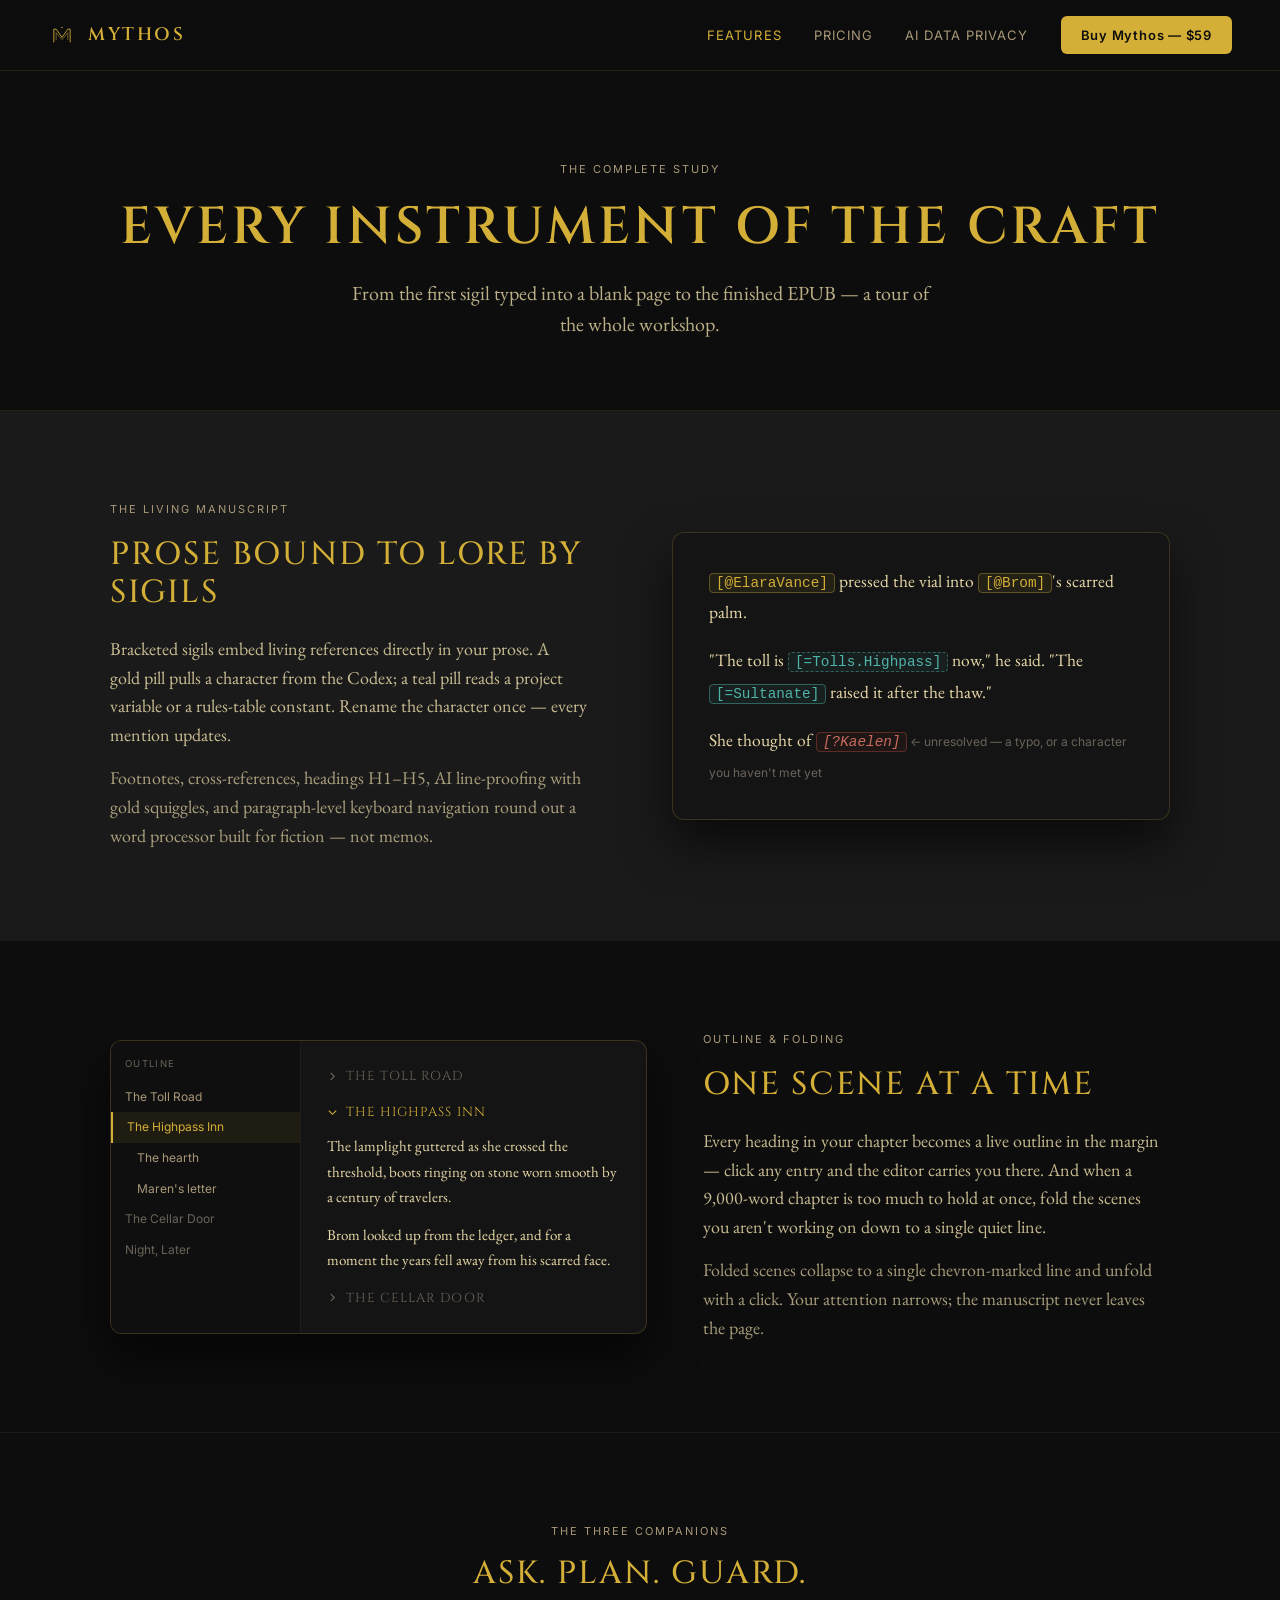
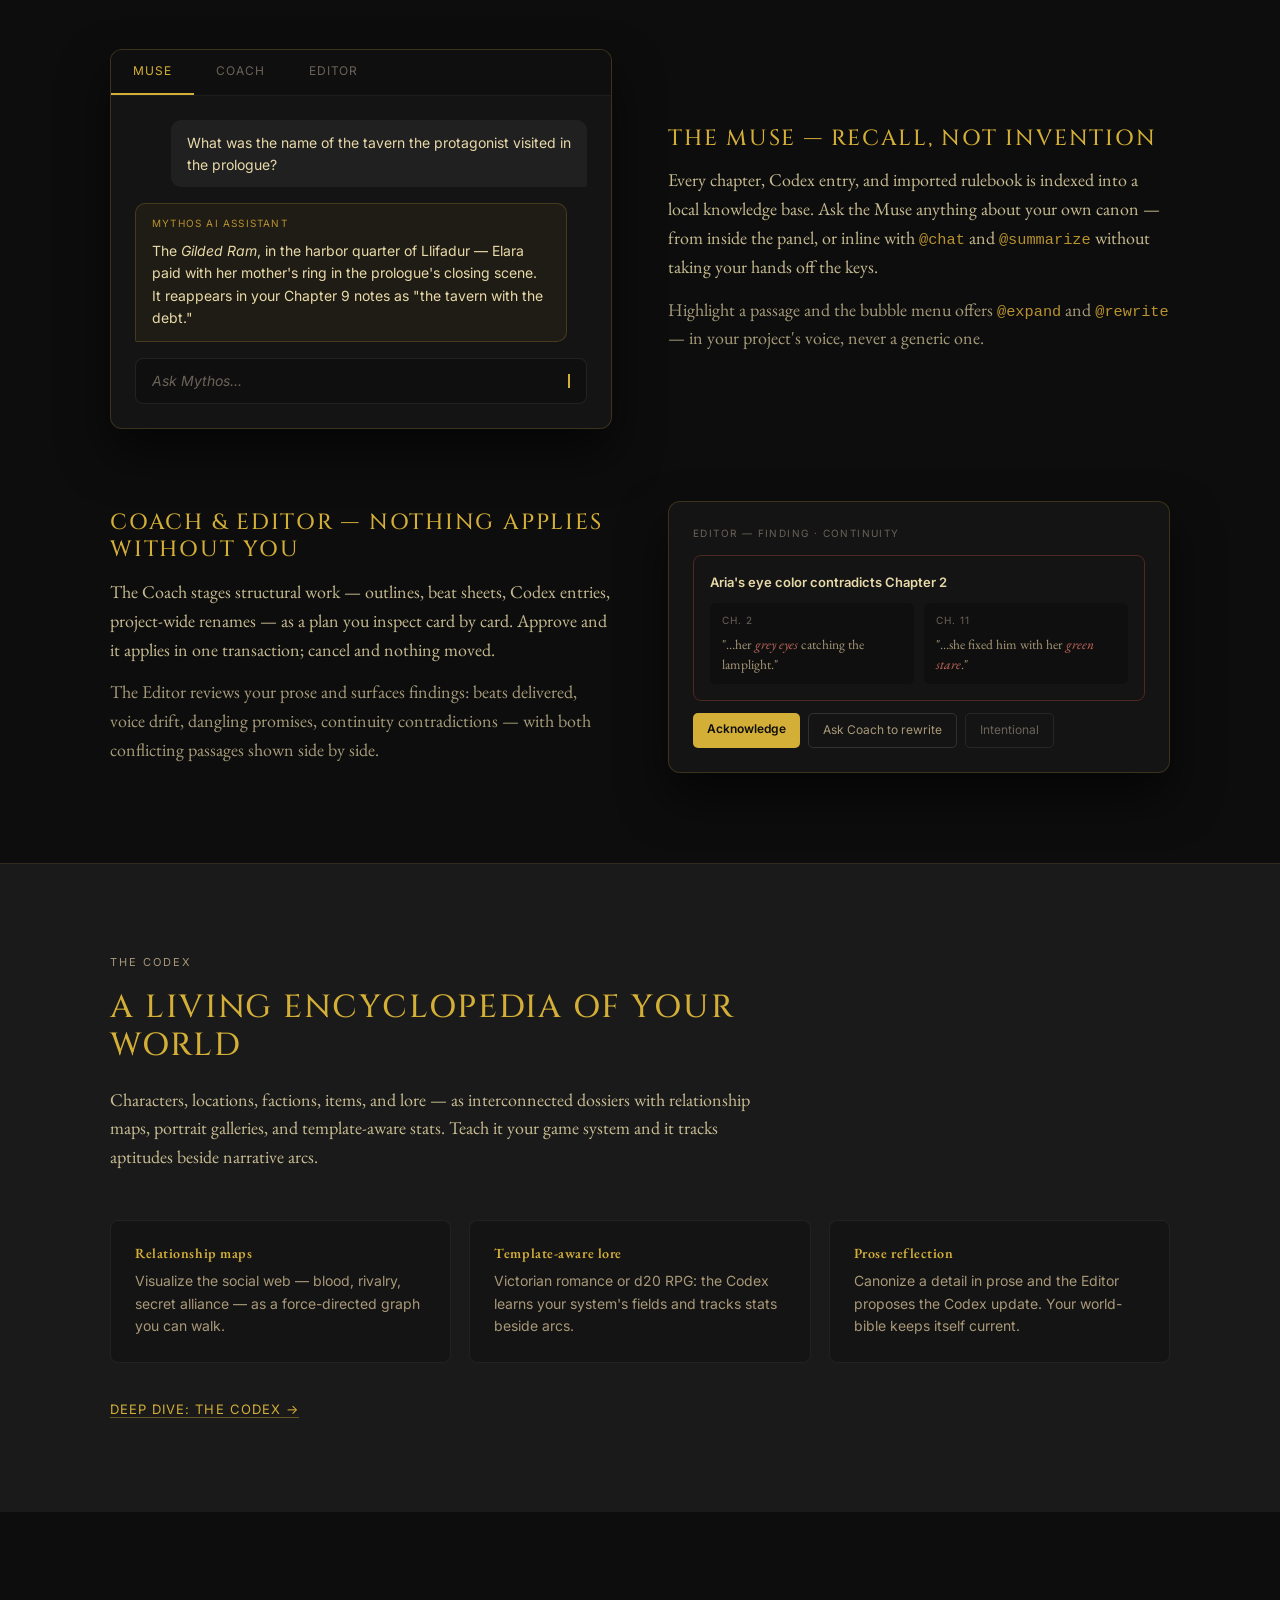
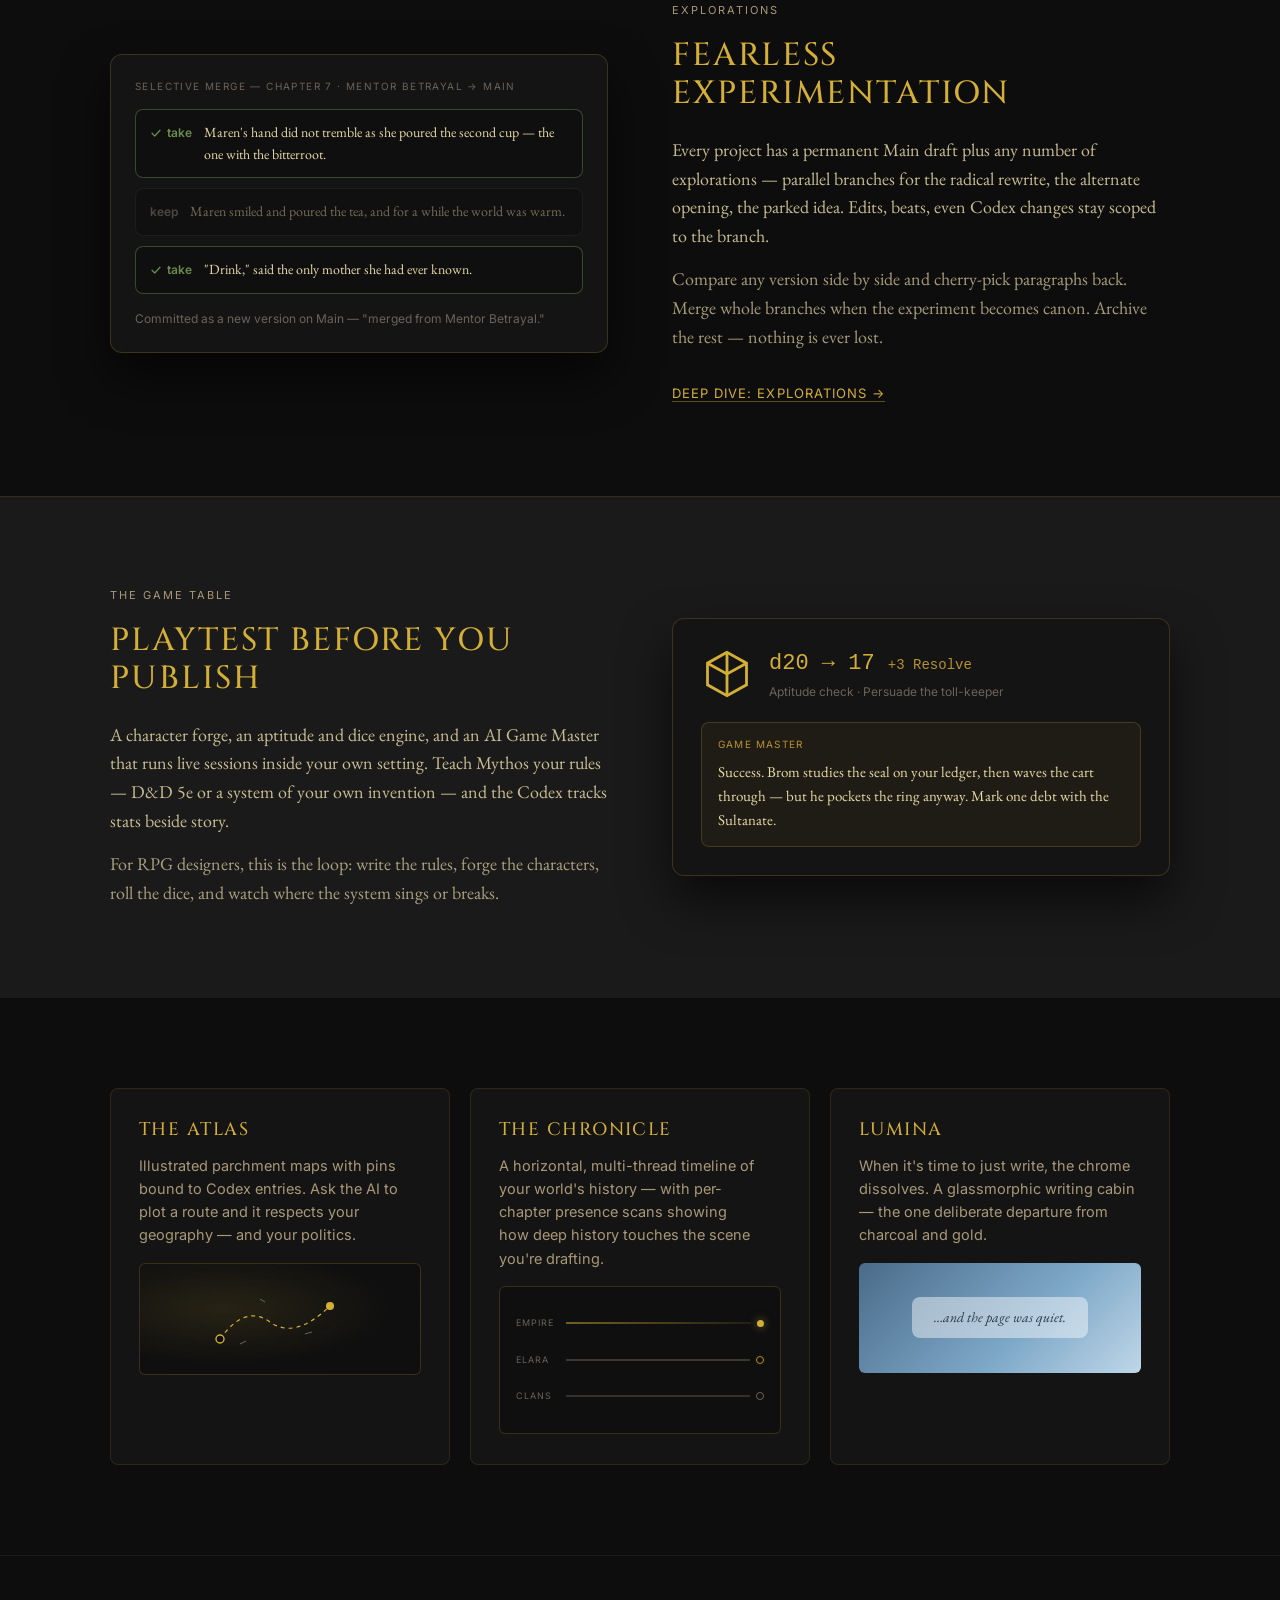
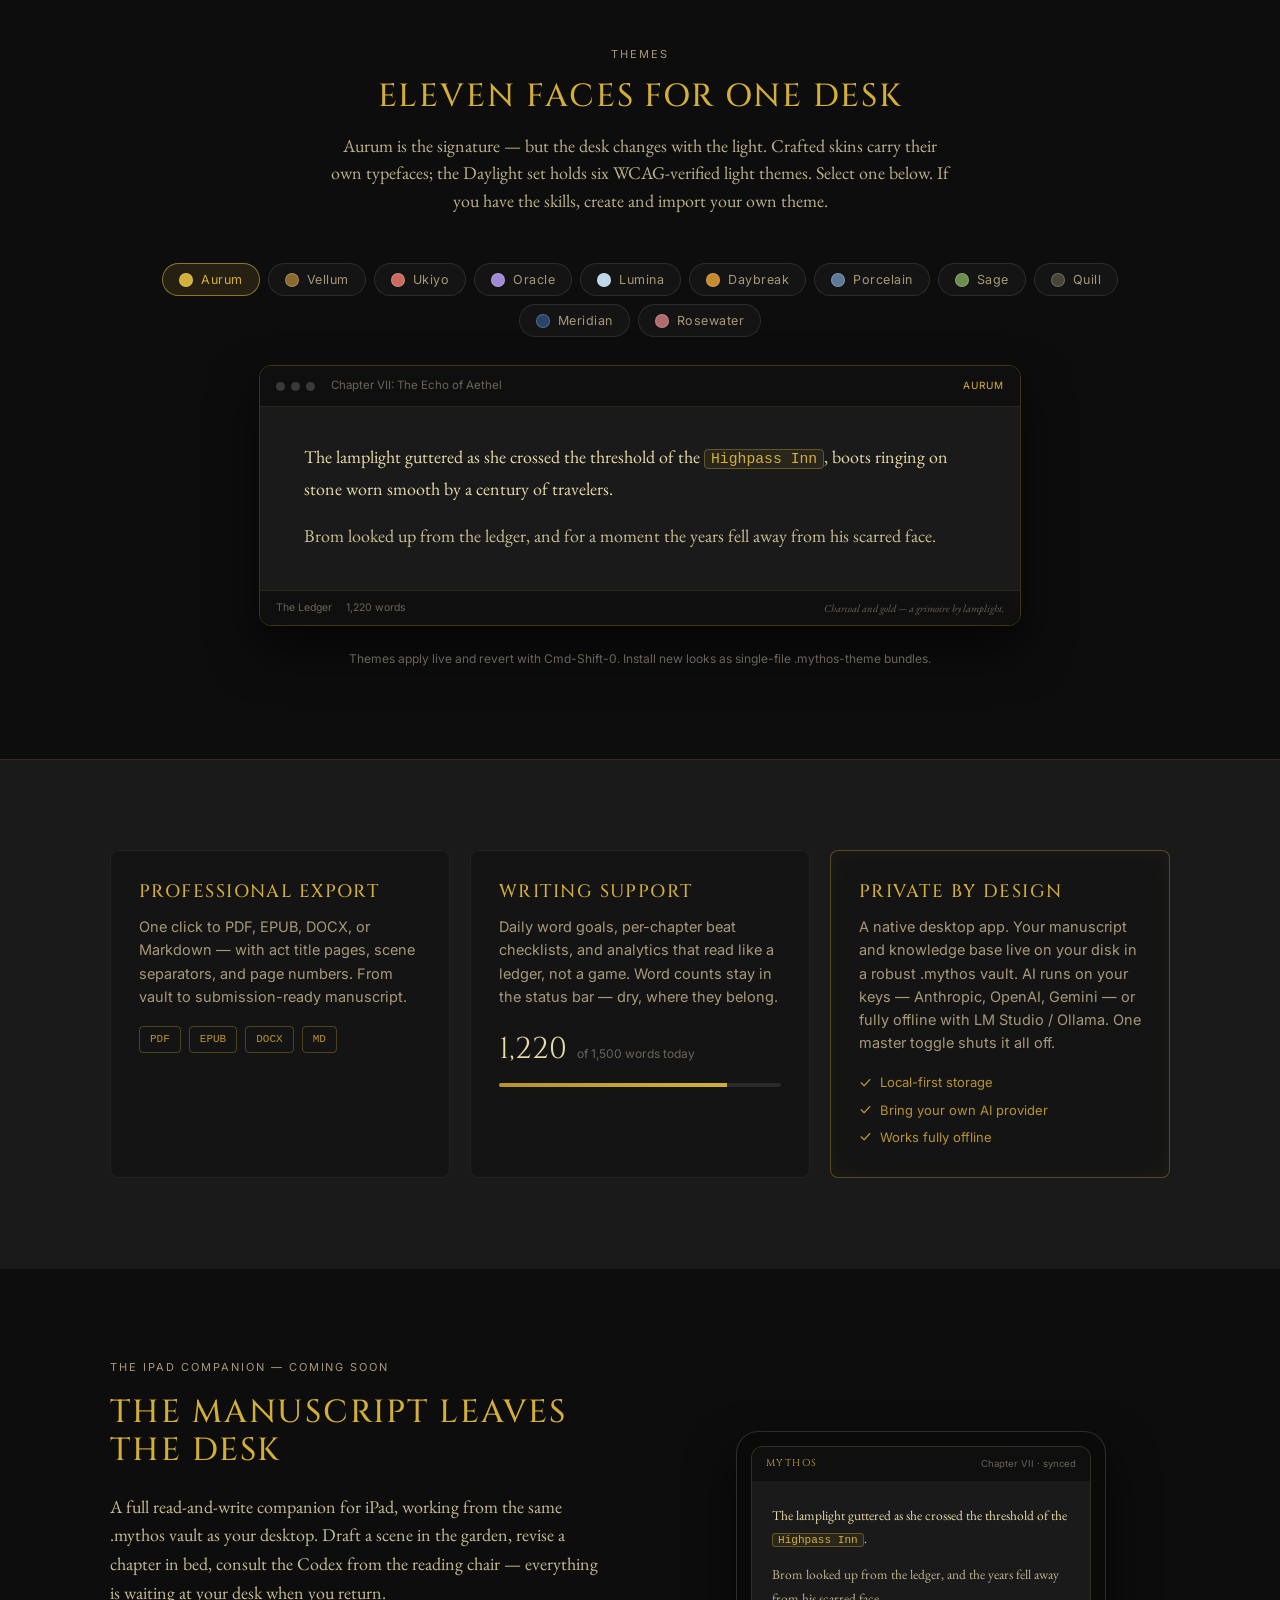
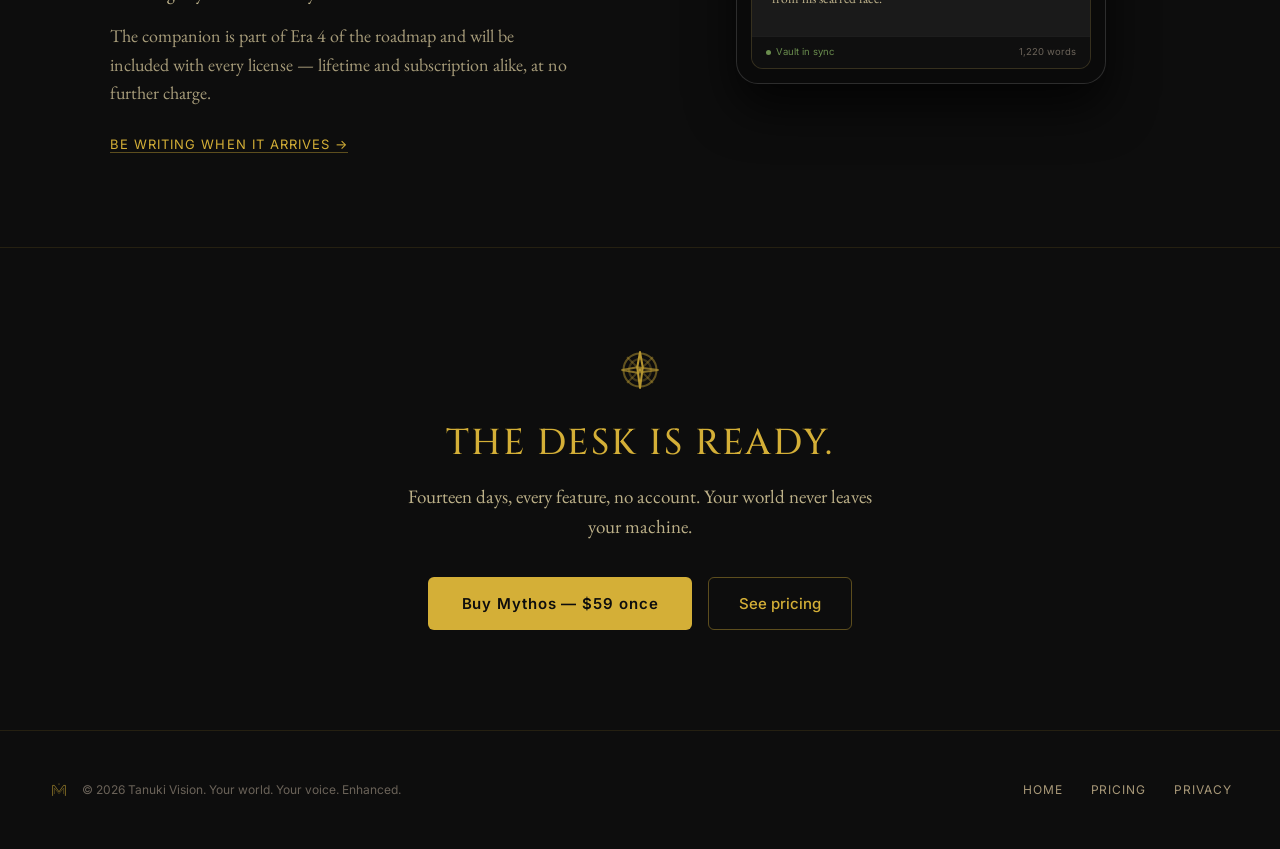
<file: features.html>
<!DOCTYPE html>
<html lang="en">
<head>
<meta charset="utf-8">
<meta name="viewport" content="width=device-width, initial-scale=1">
<title>Mythos — Every instrument of the craft</title>
<meta name="description" content="A tour of the Mythos writing studio: the living manuscript, Muse/Coach/Editor, Codex, Explorations, Game Table, Atlas, Chronicle, Lumina, eleven themes, professional export, and the iPad companion.">
<link rel="icon" type="image/svg+xml" href="assets/logo-m.svg">
<link rel="stylesheet" href="assets/colors_and_type.css">
<style>
  html{scroll-behavior:smooth}
  body{margin:0;background:#0D0D0D;overflow-x:hidden}
  ::selection{background:rgba(212,175,55,.25)}
  @keyframes cursorBlink{0%,49%{opacity:1}50%,100%{opacity:0}}
  @keyframes dicePulse{0%,100%{filter:drop-shadow(0 0 6px rgba(212,175,55,.3))}50%{filter:drop-shadow(0 0 14px rgba(212,175,55,.7))}}
  .nav-link{font-size:13px;letter-spacing:.08em;text-transform:uppercase;color:#A89878;border-bottom:none;transition:color 200ms}
  .nav-link:hover{color:#D4AF37}
  .nav-link.active{color:#D4AF37}
  .buy-btn{font-family:var(--font-sans);font-size:13px;font-weight:600;letter-spacing:.06em;color:#0D0D0D;background:#D4AF37;padding:9px 20px;border-radius:6px;border-bottom:none;transition:background 200ms}
  .buy-btn:hover{background:#E8C547}
  .feature-tab{padding:12px 22px;font-size:12px;letter-spacing:.08em;text-transform:uppercase;color:#6B6359}
  .feature-tab.active{color:#D4AF37;border-bottom:2px solid #D4AF37}
  .theme-chip{display:flex;align-items:center;gap:8px;background:#141414;border:1px solid rgba(255,255,255,.1);border-radius:999px;padding:8px 16px;cursor:pointer;font-family:var(--font-sans);font-size:12.5px;letter-spacing:.04em;color:#A89878;transition:all 200ms}
  .theme-chip:hover{border-color:rgba(212,175,55,.4);color:#D4AF37}
  .theme-chip.selected{background:rgba(212,175,55,.12);border-color:rgba(212,175,55,.6);color:#D4AF37}
  .theme-chip .dot{width:12px;height:12px;border-radius:50%;border:1px solid rgba(255,255,255,.2)}
  .theme-preview,.theme-preview *{transition:background 400ms,color 400ms,border-color 400ms,box-shadow 400ms}
  .js-purchase{cursor:pointer}
  #purchase-modal{position:fixed;inset:0;z-index:100;display:none;align-items:center;justify-content:center;background:rgba(13,13,13,.75);backdrop-filter:blur(6px);padding:24px;animation:pmFade 200ms ease-out}
  #purchase-modal.open{display:flex}
  #purchase-modal .box{max-width:420px;width:100%;background:#141414;border:1px solid rgba(212,175,55,.4);border-radius:12px;box-shadow:0 24px 48px rgba(0,0,0,.7),inset 0 0 24px rgba(212,175,55,.06);padding:32px 32px 26px;text-align:center;position:relative;animation:pmRise 260ms cubic-bezier(.4,0,.2,1)}
  #purchase-modal .sigil{display:inline-block;width:34px;height:34px;background:#D4AF37;-webkit-mask:url('assets/sigils/quill.svg') center/contain no-repeat;mask:url('assets/sigils/quill.svg') center/contain no-repeat;margin-bottom:14px}
  #purchase-modal h3{font-family:var(--font-display);font-size:16px;font-weight:600;letter-spacing:.12em;text-transform:uppercase;color:#D4AF37;margin:0 0 12px}
  #purchase-modal p{font-family:var(--font-serif);font-size:16.5px;line-height:1.55;color:rgba(232,217,168,.9);margin:0 0 22px;text-wrap:pretty}
  #purchase-modal button{font-family:var(--font-sans);font-size:13px;font-weight:600;letter-spacing:.06em;color:#0D0D0D;background:#D4AF37;border:none;border-radius:6px;padding:10px 22px;cursor:pointer;transition:background 200ms}
  #purchase-modal button:hover{background:#E8C547}
  #purchase-modal .close{position:absolute;top:10px;right:12px;background:none;color:#6B6359;border:none;font-size:22px;padding:4px 10px;cursor:pointer;transition:color 200ms;border-radius:4px}
  #purchase-modal .close:hover{color:#D4AF37;background:transparent}
  @keyframes pmFade{from{opacity:0}to{opacity:1}}
  @keyframes pmRise{from{opacity:0;transform:translateY(12px)}to{opacity:1;transform:translateY(0)}}
</style>
</head>
  <!-- Google tag (gtag.js) -->
<script async src="https://www.googletagmanager.com/gtag/js?id=G-XK8KSNM3J2"></script>
<script>
  window.dataLayer = window.dataLayer || [];
  function gtag(){dataLayer.push(arguments);}
  gtag('js', new Date());

  gtag('config', 'G-XK8KSNM3J2');
</script>
<body>
<div style="min-height:100vh;background:#0D0D0D;color:#E8D9A8;font-family:var(--font-sans)">

<!-- NAV -->
<nav style="position:sticky;top:0;z-index:50;display:flex;align-items:center;justify-content:space-between;padding:16px 48px;background:rgba(13,13,13,.85);backdrop-filter:blur(12px);border-bottom:1px solid rgba(212,175,55,.12)">
  <a href="landing.html" style="display:flex;align-items:center;gap:12px;border-bottom:none">
    <span role="img" aria-label="Mythos" style="display:inline-block;width:28px;height:28px;background:#D4AF37;-webkit-mask:url('assets/logo-m.svg') center/contain no-repeat;mask:url('assets/logo-m.svg') center/contain no-repeat"></span>
    <span style="font-family:var(--font-display);font-size:18px;letter-spacing:.14em;color:#D4AF37;font-weight:600">MYTHOS</span>
  </a>
  <div style="display:flex;align-items:center;gap:32px">
    <a href="features.html" class="nav-link active">Features</a>
    <a href="pricing.html" class="nav-link">Pricing</a>
    <a href="privacy.html" class="nav-link">AI Data Privacy</a>
    <a href="#" class="buy-btn js-purchase">Buy Mythos — $59</a>
  </div>
</nav>

<!-- HERO -->
<header style="padding:90px 48px 70px;text-align:center;border-bottom:1px solid rgba(212,175,55,.12)">
  <p style="font-size:11px;letter-spacing:.18em;text-transform:uppercase;color:#A89878;margin:0 0 20px">The Complete Study</p>
  <h1 style="font-family:var(--font-display);font-size:52px;font-weight:600;letter-spacing:.06em;text-transform:uppercase;color:#D4AF37;margin:0 0 20px;line-height:1.15">Every instrument of the craft</h1>
  <p style="font-family:var(--font-serif);font-size:20px;color:rgba(232,217,168,.8);max-width:600px;margin:0 auto;text-wrap:pretty">From the first sigil typed into a blank page to the finished EPUB — a tour of the whole workshop.</p>
</header>

<!-- LIVING MANUSCRIPT -->
<section id="editor" style="padding:90px 48px;background:#1A1A1A">
  <div style="max-width:1060px;margin:0 auto;display:grid;grid-template-columns:1fr 1fr;gap:64px;align-items:center">
    <div>
      <p style="font-size:11px;letter-spacing:.18em;text-transform:uppercase;color:#A89878;margin:0 0 18px">The Living Manuscript</p>
      <h2 style="font-family:var(--font-display);font-size:32px;font-weight:500;letter-spacing:.06em;text-transform:uppercase;color:#D4AF37;line-height:1.2;margin:0 0 22px">Prose bound to lore by sigils</h2>
      <p style="font-family:var(--font-serif);font-size:18px;line-height:1.6;color:rgba(232,217,168,.85);margin:0 0 14px;text-wrap:pretty">Bracketed sigils embed living references directly in your prose. A gold pill pulls a character from the Codex; a teal pill reads a project variable or a rules-table constant. Rename the character once — every mention updates.</p>
      <p style="font-family:var(--font-serif);font-size:18px;line-height:1.6;color:rgba(232,217,168,.7);margin:0;text-wrap:pretty">Footnotes, cross-references, headings H1–H5, AI line-proofing with gold squiggles, and paragraph-level keyboard navigation round out a word processor built for fiction — not memos.</p>
    </div>
    <div style="background:#141414;border:1px solid rgba(212,175,55,.2);border-radius:12px;box-shadow:0 24px 48px rgba(0,0,0,.6);padding:32px 36px;font-family:var(--font-serif);font-size:17.5px;line-height:1.8;color:rgba(232,217,168,.9)">
      <p style="margin:0 0 16px"><span style="font-family:var(--font-mono);font-size:.82em;color:#D4AF37;background:rgba(212,175,55,.08);border:1px solid rgba(212,175,55,.35);border-radius:4px;padding:1px 6px">[@ElaraVance]</span> pressed the vial into <span style="font-family:var(--font-mono);font-size:.82em;color:#D4AF37;background:rgba(212,175,55,.08);border:1px solid rgba(212,175,55,.35);border-radius:4px;padding:1px 6px">[@Brom]</span>'s scarred palm.</p>
      <p style="margin:0 0 16px">"The toll is <span style="font-family:var(--font-mono);font-size:.82em;color:#4FB3A9;background:rgba(79,179,169,.08);border:1px dashed rgba(79,179,169,.45);border-radius:4px;padding:1px 6px">[=Tolls.Highpass]</span> now," he said. "The <span style="font-family:var(--font-mono);font-size:.82em;color:#4FB3A9;background:rgba(79,179,169,.08);border:1px solid rgba(79,179,169,.45);border-radius:4px;padding:1px 6px">[=Sultanate]</span> raised it after the thaw."</p>
      <p style="margin:0">She thought of <span style="font-family:var(--font-mono);font-size:.82em;color:#C96A5E;background:rgba(168,68,58,.08);border:1px solid rgba(168,68,58,.45);border-radius:4px;padding:1px 6px;font-style:italic">[?Kaelen]</span><span style="font-size:12px;color:#6B6359;font-family:var(--font-sans)"> ← unresolved — a typo, or a character you haven't met yet</span></p>
    </div>
  </div>
</section>

<!-- OUTLINE & FOLDING -->
<section id="outline" style="padding:90px 48px;background:#0D0D0D;border-top:1px solid rgba(255,255,255,.06)">
  <div style="max-width:1060px;margin:0 auto;display:grid;grid-template-columns:1.15fr 1fr;gap:56px;align-items:center">
    <div style="background:#141414;border:1px solid rgba(212,175,55,.2);border-radius:12px;box-shadow:0 24px 48px rgba(0,0,0,.6);overflow:hidden;display:grid;grid-template-columns:190px 1fr">
      <div style="background:#0F0F0F;border-right:1px solid rgba(255,255,255,.06);padding:16px 0">
        <p style="font-size:9.5px;letter-spacing:.14em;text-transform:uppercase;color:#6B6359;margin:0 14px 10px">Outline</p>
        <div style="display:flex;flex-direction:column;font-size:12px">
          <span style="padding:6px 14px;color:#A89878">The Toll Road</span>
          <span style="padding:6px 14px;color:#D4AF37;background:rgba(212,175,55,.08);border-left:2px solid #D4AF37">The Highpass Inn</span>
          <span style="padding:6px 14px 6px 26px;color:#A89878">The hearth</span>
          <span style="padding:6px 14px 6px 26px;color:#A89878">Maren's letter</span>
          <span style="padding:6px 14px;color:#6B6359">The Cellar Door</span>
          <span style="padding:6px 14px;color:#6B6359">Night, Later</span>
        </div>
      </div>
      <div style="padding:24px 26px;font-family:var(--font-serif);font-size:15px;line-height:1.7;color:rgba(232,217,168,.9)">
        <div style="display:flex;align-items:center;gap:8px;margin-bottom:8px">
          <svg width="11" height="11" viewBox="0 0 24 24" fill="none" stroke="#6B6359" stroke-width="2.4" style="flex:none"><path d="M8 4l8 8-8 8"></path></svg>
          <span style="font-family:var(--font-display);font-size:13px;letter-spacing:.08em;color:#6B6359">THE TOLL ROAD</span>
        </div>
        <div style="display:flex;align-items:center;gap:8px;margin:14px 0 10px">
          <svg width="11" height="11" viewBox="0 0 24 24" fill="none" stroke="#D4AF37" stroke-width="2.4" style="flex:none"><path d="M4 8l8 8 8-8"></path></svg>
          <span style="font-family:var(--font-display);font-size:13px;letter-spacing:.08em;color:#D4AF37">THE HIGHPASS INN</span>
        </div>
        <p style="margin:0 0 12px">The lamplight guttered as she crossed the threshold, boots ringing on stone worn smooth by a century of travelers.</p>
        <p style="margin:0">Brom looked up from the ledger, and for a moment the years fell away from his scarred face.</p>
        <div style="display:flex;align-items:center;gap:8px;margin-top:14px">
          <svg width="11" height="11" viewBox="0 0 24 24" fill="none" stroke="#6B6359" stroke-width="2.4" style="flex:none"><path d="M8 4l8 8-8 8"></path></svg>
          <span style="font-family:var(--font-display);font-size:13px;letter-spacing:.08em;color:#6B6359">THE CELLAR DOOR</span>
        </div>
      </div>
    </div>
    <div>
      <p style="font-size:11px;letter-spacing:.18em;text-transform:uppercase;color:#A89878;margin:0 0 18px">Outline &amp; Folding</p>
      <h2 style="font-family:var(--font-display);font-size:32px;font-weight:500;letter-spacing:.06em;text-transform:uppercase;color:#D4AF37;line-height:1.2;margin:0 0 22px">One scene at a time</h2>
      <p style="font-family:var(--font-serif);font-size:18px;line-height:1.6;color:rgba(232,217,168,.85);margin:0 0 14px;text-wrap:pretty">Every heading in your chapter becomes a live outline in the margin — click any entry and the editor carries you there. And when a 9,000-word chapter is too much to hold at once, fold the scenes you aren't working on down to a single quiet line.</p>
      <p style="font-family:var(--font-serif);font-size:18px;line-height:1.6;color:rgba(232,217,168,.7);margin:0;text-wrap:pretty">Folded scenes collapse to a single chevron-marked line and unfold with a click. Your attention narrows; the manuscript never leaves the page.</p>
    </div>
  </div>
</section>

<!-- COMPANIONS -->
<section id="companions" style="padding:90px 48px;background:#0D0D0D;border-top:1px solid rgba(255,255,255,.06)">
  <div style="max-width:1060px;margin:0 auto">
    <div style="text-align:center;margin-bottom:56px">
      <p style="font-size:11px;letter-spacing:.18em;text-transform:uppercase;color:#A89878;margin:0 0 16px">The Three Companions</p>
      <h2 style="font-family:var(--font-display);font-size:32px;font-weight:500;letter-spacing:.06em;text-transform:uppercase;color:#D4AF37;margin:0">Ask. Plan. Guard.</h2>
    </div>
    <div style="display:grid;grid-template-columns:1fr 1fr;gap:56px;align-items:center;margin-bottom:72px">
      <div style="background:#141414;border:1px solid rgba(212,175,55,.2);border-radius:12px;box-shadow:0 24px 48px rgba(0,0,0,.6);overflow:hidden">
        <div style="display:flex;border-bottom:1px solid rgba(255,255,255,.06);background:#0F0F0F">
          <span class="feature-tab active">Muse</span>
          <span class="feature-tab">Coach</span>
          <span class="feature-tab">Editor</span>
        </div>
        <div style="padding:24px;display:flex;flex-direction:column;gap:16px">
          <div style="align-self:flex-end;max-width:85%;background:#202020;border-radius:10px 10px 2px 10px;padding:12px 16px;font-size:14px;color:#E8D9A8">What was the name of the tavern the protagonist visited in the prologue?</div>
          <div style="align-self:flex-start;max-width:88%;background:rgba(212,175,55,.06);border:1px solid rgba(212,175,55,.2);border-radius:10px 10px 10px 2px;padding:12px 16px">
            <p style="font-size:10px;letter-spacing:.12em;text-transform:uppercase;color:#B8922E;margin:0 0 8px">Mythos AI Assistant</p>
            <p style="font-size:14px;line-height:1.6;color:#E8D9A8;margin:0">The <em>Gilded Ram</em>, in the harbor quarter of Llifadur — Elara paid with her mother's ring in the prologue's closing scene. It reappears in your Chapter 9 notes as "the tavern with the debt."</p>
          </div>
          <div style="display:flex;align-items:center;gap:10px;background:#0F0F0F;border:1px solid rgba(255,255,255,.08);border-radius:8px;padding:11px 16px">
            <span style="font-size:14px;color:#6B6359;font-style:italic;flex:1">Ask Mythos...</span>
            <span style="display:inline-block;width:2px;height:14px;background:#D4AF37;animation:cursorBlink 1s step-end infinite"></span>
          </div>
        </div>
      </div>
      <div>
        <h3 style="font-family:var(--font-display);font-size:22px;font-weight:500;letter-spacing:.08em;text-transform:uppercase;color:#D4AF37;margin:0 0 14px">The Muse — recall, not invention</h3>
        <p style="font-family:var(--font-serif);font-size:18px;line-height:1.6;color:rgba(232,217,168,.85);margin:0 0 14px;text-wrap:pretty">Every chapter, Codex entry, and imported rulebook is indexed into a local knowledge base. Ask the Muse anything about your own canon — from inside the panel, or inline with <span style="font-family:var(--font-mono);font-size:.85em;color:#B8922E">@chat</span> and <span style="font-family:var(--font-mono);font-size:.85em;color:#B8922E">@summarize</span> without taking your hands off the keys.</p>
        <p style="font-family:var(--font-serif);font-size:18px;line-height:1.6;color:rgba(232,217,168,.7);margin:0;text-wrap:pretty">Highlight a passage and the bubble menu offers <span style="font-family:var(--font-mono);font-size:.85em;color:#B8922E">@expand</span> and <span style="font-family:var(--font-mono);font-size:.85em;color:#B8922E">@rewrite</span> — in your project's voice, never a generic one.</p>
      </div>
    </div>
    <div style="display:grid;grid-template-columns:1fr 1fr;gap:56px;align-items:center">
      <div>
        <h3 style="font-family:var(--font-display);font-size:22px;font-weight:500;letter-spacing:.08em;text-transform:uppercase;color:#D4AF37;margin:0 0 14px">Coach &amp; Editor — nothing applies without you</h3>
        <p style="font-family:var(--font-serif);font-size:18px;line-height:1.6;color:rgba(232,217,168,.85);margin:0 0 14px;text-wrap:pretty">The Coach stages structural work — outlines, beat sheets, Codex entries, project-wide renames — as a plan you inspect card by card. Approve and it applies in one transaction; cancel and nothing moved.</p>
        <p style="font-family:var(--font-serif);font-size:18px;line-height:1.6;color:rgba(232,217,168,.7);margin:0;text-wrap:pretty">The Editor reviews your prose and surfaces findings: beats delivered, voice drift, dangling promises, continuity contradictions — with both conflicting passages shown side by side.</p>
      </div>
      <div style="background:#141414;border:1px solid rgba(212,175,55,.2);border-radius:12px;box-shadow:0 24px 48px rgba(0,0,0,.6);padding:24px">
        <p style="font-size:10px;letter-spacing:.14em;text-transform:uppercase;color:#6B6359;margin:0 0 14px">Editor — Finding · Continuity</p>
        <div style="border:1px solid rgba(168,68,58,.4);border-radius:8px;padding:16px;margin-bottom:12px">
          <p style="font-size:13px;font-weight:600;color:#E8D9A8;margin:0 0 10px">Aria's eye color contradicts Chapter 2</p>
          <div style="display:grid;grid-template-columns:1fr 1fr;gap:10px;font-family:var(--font-serif);font-size:13.5px;line-height:1.5;color:#A89878">
            <div style="background:#0F0F0F;border-radius:6px;padding:10px 12px"><span style="font-size:10px;letter-spacing:.1em;text-transform:uppercase;color:#6B6359;display:block;margin-bottom:6px;font-family:var(--font-sans)">Ch. 2</span>"…her <em style="color:#C96A5E">grey eyes</em> catching the lamplight."</div>
            <div style="background:#0F0F0F;border-radius:6px;padding:10px 12px"><span style="font-size:10px;letter-spacing:.1em;text-transform:uppercase;color:#6B6359;display:block;margin-bottom:6px;font-family:var(--font-sans)">Ch. 11</span>"…she fixed him with her <em style="color:#C96A5E">green stare</em>."</div>
          </div>
        </div>
        <div style="display:flex;gap:8px">
          <span style="font-size:12px;font-weight:600;color:#0D0D0D;background:#D4AF37;border-radius:5px;padding:7px 14px">Acknowledge</span>
          <span style="font-size:12px;color:#A89878;border:1px solid rgba(255,255,255,.12);border-radius:5px;padding:7px 14px">Ask Coach to rewrite</span>
          <span style="font-size:12px;color:#6B6359;border:1px solid rgba(255,255,255,.08);border-radius:5px;padding:7px 14px">Intentional</span>
        </div>
      </div>
    </div>
  </div>
</section>

<!-- CODEX -->
<section id="codex" style="padding:90px 48px;background:#1A1A1A;border-top:1px solid rgba(212,175,55,.12)">
  <div style="max-width:1060px;margin:0 auto">
    <div style="max-width:640px;margin-bottom:48px">
      <p style="font-size:11px;letter-spacing:.18em;text-transform:uppercase;color:#A89878;margin:0 0 18px">The Codex</p>
      <h2 style="font-family:var(--font-display);font-size:32px;font-weight:500;letter-spacing:.06em;text-transform:uppercase;color:#D4AF37;line-height:1.2;margin:0 0 20px">A living encyclopedia of your world</h2>
      <p style="font-family:var(--font-serif);font-size:18px;line-height:1.6;color:rgba(232,217,168,.85);margin:0;text-wrap:pretty">Characters, locations, factions, items, and lore — as interconnected dossiers with relationship maps, portrait galleries, and template-aware stats. Teach it your game system and it tracks aptitudes beside narrative arcs.</p>
    </div>
    <div style="display:grid;grid-template-columns:repeat(3,1fr);gap:18px">
      <div style="background:#141414;border:1px solid rgba(255,255,255,.06);border-radius:8px;padding:24px">
        <h3 style="font-size:14px;font-weight:600;color:#D4AF37;margin:0 0 8px;letter-spacing:.04em">Relationship maps</h3>
        <p style="font-size:14px;line-height:1.6;color:#A89878;margin:0;text-wrap:pretty">Visualize the social web — blood, rivalry, secret alliance — as a force-directed graph you can walk.</p>
      </div>
      <div style="background:#141414;border:1px solid rgba(255,255,255,.06);border-radius:8px;padding:24px">
        <h3 style="font-size:14px;font-weight:600;color:#D4AF37;margin:0 0 8px;letter-spacing:.04em">Template-aware lore</h3>
        <p style="font-size:14px;line-height:1.6;color:#A89878;margin:0;text-wrap:pretty">Victorian romance or d20 RPG: the Codex learns your system's fields and tracks stats beside arcs.</p>
      </div>
      <div style="background:#141414;border:1px solid rgba(255,255,255,.06);border-radius:8px;padding:24px">
        <h3 style="font-size:14px;font-weight:600;color:#D4AF37;margin:0 0 8px;letter-spacing:.04em">Prose reflection</h3>
        <p style="font-size:14px;line-height:1.6;color:#A89878;margin:0;text-wrap:pretty">Canonize a detail in prose and the Editor proposes the Codex update. Your world-bible keeps itself current.</p>
      </div>
    </div>
    <p style="margin:32px 0 0"><a href="codex.html" style="font-size:13px;letter-spacing:.08em;text-transform:uppercase;color:#D4AF37;border-bottom:1px solid rgba(212,175,55,.4)">Deep dive: The Codex →</a></p>
  </div>
</section>

<!-- EXPLORATIONS -->
<section id="explorations" style="padding:90px 48px;background:#0D0D0D;border-top:1px solid rgba(255,255,255,.06)">
  <div style="max-width:1060px;margin:0 auto;display:grid;grid-template-columns:1fr 1fr;gap:64px;align-items:center">
    <div style="background:#141414;border:1px solid rgba(212,175,55,.2);border-radius:12px;box-shadow:0 24px 48px rgba(0,0,0,.6);padding:24px">
      <p style="font-size:10px;letter-spacing:.14em;text-transform:uppercase;color:#6B6359;margin:0 0 14px">Selective Merge — Chapter 7 · Mentor Betrayal → Main</p>
      <div style="display:flex;flex-direction:column;gap:10px;font-family:var(--font-serif);font-size:14px;line-height:1.55">
        <div style="display:flex;gap:12px;align-items:flex-start;background:#0F0F0F;border:1px solid rgba(107,142,78,.45);border-radius:8px;padding:12px 14px">
          <span style="display:inline-flex;align-items:center;gap:5px;color:#6B8E4E;font-family:var(--font-sans);font-size:12px;font-weight:600;flex:none;margin-top:2px"><svg width="12" height="12" viewBox="0 0 24 24" fill="none" stroke="#6B8E4E" stroke-width="2.4" stroke-linecap="round" stroke-linejoin="round"><path d="M4 12.5 9.5 18 20 6.5"></path></svg>take</span>
          <p style="margin:0;color:#E8D9A8">Maren's hand did not tremble as she poured the second cup — the one with the bitterroot.</p>
        </div>
        <div style="display:flex;gap:12px;align-items:flex-start;background:#0F0F0F;border:1px solid rgba(255,255,255,.08);border-radius:8px;padding:12px 14px;opacity:.65">
          <span style="color:#6B6359;font-family:var(--font-sans);font-size:12px;font-weight:600;flex:none;margin-top:2px">keep</span>
          <p style="margin:0;color:#A89878">Maren smiled and poured the tea, and for a while the world was warm.</p>
        </div>
        <div style="display:flex;gap:12px;align-items:flex-start;background:#0F0F0F;border:1px solid rgba(107,142,78,.45);border-radius:8px;padding:12px 14px">
          <span style="display:inline-flex;align-items:center;gap:5px;color:#6B8E4E;font-family:var(--font-sans);font-size:12px;font-weight:600;flex:none;margin-top:2px"><svg width="12" height="12" viewBox="0 0 24 24" fill="none" stroke="#6B8E4E" stroke-width="2.4" stroke-linecap="round" stroke-linejoin="round"><path d="M4 12.5 9.5 18 20 6.5"></path></svg>take</span>
          <p style="margin:0;color:#E8D9A8">"Drink," said the only mother she had ever known.</p>
        </div>
      </div>
      <p style="font-size:12px;color:#6B6359;margin:16px 0 0">Committed as a new version on Main — "merged from Mentor Betrayal."</p>
    </div>
    <div>
      <p style="font-size:11px;letter-spacing:.18em;text-transform:uppercase;color:#A89878;margin:0 0 18px">Explorations</p>
      <h2 style="font-family:var(--font-display);font-size:32px;font-weight:500;letter-spacing:.06em;text-transform:uppercase;color:#D4AF37;line-height:1.2;margin:0 0 22px">Fearless experimentation</h2>
      <p style="font-family:var(--font-serif);font-size:18px;line-height:1.6;color:rgba(232,217,168,.85);margin:0 0 14px;text-wrap:pretty">Every project has a permanent Main draft plus any number of explorations — parallel branches for the radical rewrite, the alternate opening, the parked idea. Edits, beats, even Codex changes stay scoped to the branch.</p>
      <p style="font-family:var(--font-serif);font-size:18px;line-height:1.6;color:rgba(232,217,168,.7);margin:0;text-wrap:pretty">Compare any version side by side and cherry-pick paragraphs back. Merge whole branches when the experiment becomes canon. Archive the rest — nothing is ever lost.</p>
      <p style="margin:28px 0 0"><a href="explorations.html" style="font-size:13px;letter-spacing:.08em;text-transform:uppercase;color:#D4AF37;border-bottom:1px solid rgba(212,175,55,.4)">Deep dive: Explorations →</a></p>
    </div>
  </div>
</section>

<!-- GAME TABLE -->
<section id="gametable" style="padding:90px 48px;background:#1A1A1A;border-top:1px solid rgba(212,175,55,.12)">
  <div style="max-width:1060px;margin:0 auto;display:grid;grid-template-columns:1fr 1fr;gap:64px;align-items:center">
    <div>
      <p style="font-size:11px;letter-spacing:.18em;text-transform:uppercase;color:#A89878;margin:0 0 18px">The Game Table</p>
      <h2 style="font-family:var(--font-display);font-size:32px;font-weight:500;letter-spacing:.06em;text-transform:uppercase;color:#D4AF37;line-height:1.2;margin:0 0 22px">Playtest before you publish</h2>
      <p style="font-family:var(--font-serif);font-size:18px;line-height:1.6;color:rgba(232,217,168,.85);margin:0 0 14px;text-wrap:pretty">A character forge, an aptitude and dice engine, and an AI Game Master that runs live sessions inside your own setting. Teach Mythos your rules — D&amp;D 5e or a system of your own invention — and the Codex tracks stats beside story.</p>
      <p style="font-family:var(--font-serif);font-size:18px;line-height:1.6;color:rgba(232,217,168,.7);margin:0;text-wrap:pretty">For RPG designers, this is the loop: write the rules, forge the characters, roll the dice, and watch where the system sings or breaks.</p>
    </div>
    <div style="background:#141414;border:1px solid rgba(212,175,55,.2);border-radius:12px;box-shadow:0 24px 48px rgba(0,0,0,.6);padding:28px">
      <div style="display:flex;align-items:center;gap:16px;margin-bottom:20px">
        <svg width="52" height="52" viewBox="0 0 24 24" fill="none" stroke="#D4AF37" stroke-width="1.3" style="animation:dicePulse 2.4s ease-in-out infinite"><path d="M12 2 3 7v10l9 5 9-5V7l-9-5z"></path><path d="M12 2v10M3 7l9 5 9-5M12 22V12"></path></svg>
        <div>
          <p style="font-family:var(--font-mono);font-size:22px;color:#D4AF37;margin:0">d20 → 17 <span style="font-size:14px;color:#B8922E">+3 Resolve</span></p>
          <p style="font-size:12px;color:#6B6359;margin:2px 0 0">Aptitude check · Persuade the toll-keeper</p>
        </div>
      </div>
      <div style="background:rgba(212,175,55,.06);border:1px solid rgba(212,175,55,.2);border-radius:8px;padding:14px 16px">
        <p style="font-size:10px;letter-spacing:.12em;text-transform:uppercase;color:#B8922E;margin:0 0 8px">Game Master</p>
        <p style="font-family:var(--font-serif);font-size:15px;line-height:1.6;color:#E8D9A8;margin:0">Success. Brom studies the seal on your ledger, then waves the cart through — but he pockets the ring anyway. Mark one debt with the Sultanate.</p>
      </div>
    </div>
  </div>
</section>

<!-- ATLAS + CHRONICLE + LUMINA -->
<section id="atlas" style="padding:90px 48px;background:#0D0D0D;border-top:1px solid rgba(255,255,255,.06)">
  <div style="max-width:1060px;margin:0 auto">
    <div style="display:grid;grid-template-columns:repeat(3,1fr);gap:20px">
      <div style="background:#141414;border:1px solid rgba(212,175,55,.12);border-radius:8px;padding:30px 28px">
        <h3 style="font-family:var(--font-display);font-size:18px;font-weight:500;letter-spacing:.08em;text-transform:uppercase;color:#D4AF37;margin:0 0 12px">The Atlas</h3>
        <p style="font-size:14.5px;line-height:1.6;color:#A89878;margin:0 0 16px;text-wrap:pretty">Illustrated parchment maps with pins bound to Codex entries. Ask the AI to plot a route and it respects your geography — and your politics.</p>
        <div style="height:110px;border:1px solid rgba(212,175,55,.2);border-radius:6px;background:radial-gradient(ellipse at 30% 40%,rgba(212,175,55,.12),transparent 60%),#0F0F0F;display:flex;align-items:center;justify-content:center">
          <svg width="140" height="70" viewBox="0 0 140 70" fill="none"><path d="M10 55 Q35 20 60 38 T120 22" stroke="#D4AF37" stroke-width="1.2" stroke-dasharray="4 4"></path><circle cx="10" cy="55" r="4" fill="#0D0D0D" stroke="#D4AF37" stroke-width="1.4"></circle><circle cx="120" cy="22" r="4" fill="#D4AF37"></circle><path d="M30 60l6-3M95 50l7-2M50 15l5 3" stroke="#6B6359" stroke-width="1"></path></svg>
        </div>
      </div>
      <div id="chronicle" style="background:#141414;border:1px solid rgba(212,175,55,.12);border-radius:8px;padding:30px 28px">
        <h3 style="font-family:var(--font-display);font-size:18px;font-weight:500;letter-spacing:.08em;text-transform:uppercase;color:#D4AF37;margin:0 0 12px">The Chronicle</h3>
        <p style="font-size:14.5px;line-height:1.6;color:#A89878;margin:0 0 16px;text-wrap:pretty">A horizontal, multi-thread timeline of your world's history — with per-chapter presence scans showing how deep history touches the scene you're drafting.</p>
        <div style="height:110px;border:1px solid rgba(212,175,55,.2);border-radius:6px;background:#0F0F0F;padding:18px 16px;display:flex;flex-direction:column;justify-content:space-around">
          <div style="display:flex;align-items:center;gap:6px"><span style="font-size:9px;letter-spacing:.1em;color:#6B6359;width:44px">EMPIRE</span><div style="flex:1;height:2px;background:linear-gradient(90deg,rgba(212,175,55,.5),rgba(212,175,55,.1))"></div><span style="width:7px;height:7px;border-radius:50%;background:#D4AF37;box-shadow:0 0 8px rgba(212,175,55,.6)"></span></div>
          <div style="display:flex;align-items:center;gap:6px"><span style="font-size:9px;letter-spacing:.1em;color:#6B6359;width:44px">ELARA</span><div style="flex:1;height:2px;background:rgba(168,152,120,.3)"></div><span style="width:6px;height:6px;border-radius:50%;border:1px solid #B8922E"></span></div>
          <div style="display:flex;align-items:center;gap:6px"><span style="font-size:9px;letter-spacing:.1em;color:#6B6359;width:44px">CLANS</span><div style="flex:1;height:2px;background:rgba(107,99,89,.4)"></div><span style="width:6px;height:6px;border-radius:50%;border:1px solid #6B6359"></span></div>
        </div>
      </div>
      <div id="lumina" style="background:#141414;border:1px solid rgba(212,175,55,.12);border-radius:8px;padding:30px 28px">
        <h3 style="font-family:var(--font-display);font-size:18px;font-weight:500;letter-spacing:.08em;text-transform:uppercase;color:#D4AF37;margin:0 0 12px">Lumina</h3>
        <p style="font-size:14.5px;line-height:1.6;color:#A89878;margin:0 0 16px;text-wrap:pretty">When it's time to just write, the chrome dissolves. A glassmorphic writing cabin — the one deliberate departure from charcoal and gold.</p>
        <div style="height:110px;border-radius:6px;background:linear-gradient(135deg,#4A6B8A,#7FA9C9 60%,#BFD7E8);display:flex;align-items:center;justify-content:center">
          <div style="background:rgba(255,255,255,.45);backdrop-filter:blur(8px);border-radius:8px;padding:10px 22px;font-family:var(--font-serif);font-size:14px;color:#2A3B4A;font-style:italic">…and the page was quiet.</div>
        </div>
      </div>
    </div>
  </div>
</section>

<!-- THEMES -->
<section id="themes" style="padding:90px 48px;background:#0D0D0D;border-top:1px solid rgba(255,255,255,.06)">
  <div style="max-width:1060px;margin:0 auto">
    <div style="text-align:center;margin-bottom:48px">
      <p style="font-size:11px;letter-spacing:.18em;text-transform:uppercase;color:#A89878;margin:0 0 16px">Themes</p>
      <h2 style="font-family:var(--font-display);font-size:32px;font-weight:500;letter-spacing:.06em;text-transform:uppercase;color:#D4AF37;margin:0 0 16px">Eleven faces for one desk</h2>
      <p style="font-family:var(--font-serif);font-size:18px;color:rgba(232,217,168,.8);max-width:620px;margin:0 auto;text-wrap:pretty">Aurum is the signature — but the desk changes with the light. Crafted skins carry their own typefaces; the Daylight set holds six WCAG-verified light themes. Select one below. If you have the skills, create and import your own theme.</p>
    </div>
    <div id="theme-chips" style="display:flex;gap:8px;justify-content:center;flex-wrap:wrap;margin-bottom:28px"></div>
    <div id="theme-preview" class="theme-preview" style="max-width:760px;margin:0 auto;border-radius:12px;overflow:hidden;border:1px solid rgba(212,175,55,.25);box-shadow:0 24px 48px rgba(0,0,0,.6)">
      <div id="tp-chrome-top" style="display:flex;align-items:center;gap:10px;padding:11px 16px;border-bottom:1px solid rgba(212,175,55,.15)">
        <span style="display:flex;gap:6px"><span class="tp-dot" style="width:9px;height:9px;border-radius:50%"></span><span class="tp-dot" style="width:9px;height:9px;border-radius:50%"></span><span class="tp-dot" style="width:9px;height:9px;border-radius:50%"></span></span>
        <span id="tp-title" style="font-size:11.5px;margin-left:6px">Chapter VII: The Echo of Aethel</span>
        <span id="tp-name" style="margin-left:auto;font-size:10px;letter-spacing:.1em;text-transform:uppercase"></span>
      </div>
      <div id="tp-body" style="padding:34px 44px 38px;font-size:18px;line-height:1.75">
        <p style="margin:0 0 16px">The lamplight guttered as she crossed the threshold of the <span id="tp-pill" style="font-family:var(--font-mono);font-size:.82em;border-radius:4px;padding:1px 6px">Highpass Inn</span>, boots ringing on stone worn smooth by a century of travelers.</p>
        <p id="tp-p2" style="margin:0;opacity:.85">Brom looked up from the ledger, and for a moment the years fell away from his scarred face.</p>
      </div>
      <div id="tp-chrome-bot" style="display:flex;align-items:center;gap:14px;padding:9px 16px;border-top:1px solid rgba(212,175,55,.15);font-size:10.5px">
        <span>The Ledger</span><span>1,220 words</span>
        <span id="tp-blurb" style="margin-left:auto;font-family:var(--font-serif);font-style:italic"></span>
      </div>
    </div>
    <p style="text-align:center;font-size:12px;color:#6B6359;margin:24px 0 0">Themes apply live and revert with Cmd-Shift-0. Install new looks as single-file .mythos-theme bundles.</p>
  </div>
</section>

<!-- EXPORT + ANALYTICS + PRIVACY -->
<section id="export" style="padding:90px 48px;background:#1A1A1A;border-top:1px solid rgba(212,175,55,.12)">
  <div style="max-width:1060px;margin:0 auto;display:grid;grid-template-columns:repeat(3,1fr);gap:20px">
    <div style="background:#141414;border:1px solid rgba(255,255,255,.06);border-radius:8px;padding:30px 28px">
      <h3 style="font-family:var(--font-display);font-size:18px;font-weight:500;letter-spacing:.08em;text-transform:uppercase;color:#D4AF37;margin:0 0 12px">Professional Export</h3>
      <p style="font-size:14.5px;line-height:1.6;color:#A89878;margin:0 0 18px;text-wrap:pretty">One click to PDF, EPUB, DOCX, or Markdown — with act title pages, scene separators, and page numbers. From vault to submission-ready manuscript.</p>
      <div style="display:flex;gap:8px">
        <span style="font-family:var(--font-mono);font-size:11px;color:#B8922E;border:1px solid rgba(212,175,55,.3);border-radius:4px;padding:4px 10px">PDF</span>
        <span style="font-family:var(--font-mono);font-size:11px;color:#B8922E;border:1px solid rgba(212,175,55,.3);border-radius:4px;padding:4px 10px">EPUB</span>
        <span style="font-family:var(--font-mono);font-size:11px;color:#B8922E;border:1px solid rgba(212,175,55,.3);border-radius:4px;padding:4px 10px">DOCX</span>
        <span style="font-family:var(--font-mono);font-size:11px;color:#B8922E;border:1px solid rgba(212,175,55,.3);border-radius:4px;padding:4px 10px">MD</span>
      </div>
    </div>
    <div id="analytics" style="background:#141414;border:1px solid rgba(255,255,255,.06);border-radius:8px;padding:30px 28px">
      <h3 style="font-family:var(--font-display);font-size:18px;font-weight:500;letter-spacing:.08em;text-transform:uppercase;color:#D4AF37;margin:0 0 12px">Writing Support</h3>
      <p style="font-size:14.5px;line-height:1.6;color:#A89878;margin:0 0 18px;text-wrap:pretty">Daily word goals, per-chapter beat checklists, and analytics that read like a ledger, not a game. Word counts stay in the status bar — dry, where they belong.</p>
      <div style="display:flex;align-items:baseline;gap:10px"><span style="font-family:var(--font-display);font-size:30px;color:#E8D9A8">1,220</span><span style="font-size:12px;color:#6B6359">of 1,500 words today</span></div>
      <div style="height:4px;background:#2A2A2A;border-radius:2px;margin-top:10px;overflow:hidden"><div style="height:100%;width:81%;background:linear-gradient(90deg,#B8922E,#D4AF37)"></div></div>
    </div>
    <div id="privacy" style="background:#141414;border:1px solid rgba(212,175,55,.35);border-radius:8px;padding:30px 28px;box-shadow:inset 0 0 24px rgba(212,175,55,.05)">
      <h3 style="font-family:var(--font-display);font-size:18px;font-weight:500;letter-spacing:.08em;text-transform:uppercase;color:#D4AF37;margin:0 0 12px">Private by Design</h3>
      <p style="font-size:14.5px;line-height:1.6;color:#A89878;margin:0 0 18px;text-wrap:pretty">A native desktop app. Your manuscript and knowledge base live on your disk in a robust .mythos vault. AI runs on your keys — Anthropic, OpenAI, Gemini — or fully offline with LM Studio / Ollama. One master toggle shuts it all off.</p>
      <div style="display:flex;flex-direction:column;gap:7px;font-size:13px;color:#E8D9A8">
        <span style="display:inline-flex;align-items:center;gap:8px;color:#B8922E"><svg width="13" height="13" viewBox="0 0 24 24" fill="none" stroke="#B8922E" stroke-width="2.2" stroke-linecap="round" stroke-linejoin="round"><path d="M4 12.5 9.5 18 20 6.5"></path></svg>Local-first storage</span>
        <span style="display:inline-flex;align-items:center;gap:8px;color:#B8922E"><svg width="13" height="13" viewBox="0 0 24 24" fill="none" stroke="#B8922E" stroke-width="2.2" stroke-linecap="round" stroke-linejoin="round"><path d="M4 12.5 9.5 18 20 6.5"></path></svg>Bring your own AI provider</span>
        <span style="display:inline-flex;align-items:center;gap:8px;color:#B8922E"><svg width="13" height="13" viewBox="0 0 24 24" fill="none" stroke="#B8922E" stroke-width="2.2" stroke-linecap="round" stroke-linejoin="round"><path d="M4 12.5 9.5 18 20 6.5"></path></svg>Works fully offline</span>
      </div>
    </div>
  </div>
</section>

<!-- IPAD -->
<section id="ipad" style="padding:90px 48px;background:#0D0D0D;border-top:1px solid rgba(255,255,255,.06)">
  <div style="max-width:1060px;margin:0 auto;display:grid;grid-template-columns:1fr 1fr;gap:64px;align-items:center">
    <div>
      <p style="font-size:11px;letter-spacing:.18em;text-transform:uppercase;color:#A89878;margin:0 0 18px">The iPad Companion — Coming Soon</p>
      <h2 style="font-family:var(--font-display);font-size:32px;font-weight:500;letter-spacing:.06em;text-transform:uppercase;color:#D4AF37;line-height:1.2;margin:0 0 22px">The manuscript leaves the desk</h2>
      <p style="font-family:var(--font-serif);font-size:18px;line-height:1.6;color:rgba(232,217,168,.85);margin:0 0 14px;text-wrap:pretty">A full read-and-write companion for iPad, working from the same .mythos vault as your desktop. Draft a scene in the garden, revise a chapter in bed, consult the Codex from the reading chair — everything is waiting at your desk when you return.</p>
      <p style="font-family:var(--font-serif);font-size:18px;line-height:1.6;color:rgba(232,217,168,.7);margin:0 0 22px;text-wrap:pretty">The companion is part of Era 4 of the roadmap and will be included with every license — lifetime and subscription alike, at no further charge.</p>
      <a href="pricing.html" style="font-size:13px;letter-spacing:.08em;text-transform:uppercase;color:#D4AF37;border-bottom:1px solid rgba(212,175,55,.4)">Be writing when it arrives →</a>
    </div>
    <div style="display:flex;justify-content:center">
      <div style="width:340px;background:#0A0A0A;border:1px solid rgba(255,255,255,.14);border-radius:22px;padding:14px;box-shadow:0 24px 48px rgba(0,0,0,.7)">
        <div style="background:#1A1A1A;border-radius:12px;overflow:hidden;border:1px solid rgba(212,175,55,.15)">
          <div style="display:flex;align-items:center;justify-content:space-between;padding:9px 14px;background:#0F0F0F;border-bottom:1px solid rgba(255,255,255,.06)">
            <span style="font-family:var(--font-display);font-size:10px;letter-spacing:.14em;color:#D4AF37">MYTHOS</span>
            <span style="font-size:9.5px;color:#6B6359">Chapter VII · synced</span>
          </div>
          <div style="padding:22px 20px 26px;font-family:var(--font-serif);font-size:13.5px;line-height:1.75;color:rgba(232,217,168,.9)">
            <p style="margin:0 0 12px">The lamplight guttered as she crossed the threshold of the <span style="font-family:var(--font-mono);font-size:.82em;color:#D4AF37;background:rgba(212,175,55,.08);border:1px solid rgba(212,175,55,.35);border-radius:3px;padding:0 5px">Highpass Inn</span>.</p>
            <p style="margin:0;opacity:.8">Brom looked up from the ledger, and the years fell away from his scarred face.</p>
          </div>
          <div style="display:flex;align-items:center;gap:10px;padding:8px 14px;background:#0F0F0F;border-top:1px solid rgba(255,255,255,.06);font-size:9.5px;color:#6B6359">
            <span style="display:inline-flex;align-items:center;gap:5px;color:#6B8E4E"><span style="width:5px;height:5px;border-radius:50%;background:#6B8E4E"></span>Vault in sync</span>
            <span style="margin-left:auto">1,220 words</span>
          </div>
        </div>
      </div>
    </div>
  </div>
</section>

<!-- CTA -->
<section style="padding:100px 48px;background:#0D0D0D;border-top:1px solid rgba(212,175,55,.12);text-align:center">
  <span style="display:inline-block;width:44px;height:44px;opacity:.85;margin-bottom:24px;background:#D4AF37;-webkit-mask:url('assets/sigils/compass-rose.svg') center/contain no-repeat;mask:url('assets/sigils/compass-rose.svg') center/contain no-repeat"></span>
  <h2 style="font-family:var(--font-display);font-size:36px;font-weight:500;letter-spacing:.06em;text-transform:uppercase;color:#D4AF37;margin:0 0 18px">The desk is ready.</h2>
  <p style="font-family:var(--font-serif);font-size:19px;color:rgba(232,217,168,.8);max-width:480px;margin:0 auto 36px;text-wrap:pretty">Fourteen days, every feature, no account. Your world never leaves your machine.</p>
  <div style="display:flex;gap:16px;justify-content:center;flex-wrap:wrap">
    <a href="#" class="buy-btn js-purchase" style="font-size:15px;padding:15px 34px">Buy Mythos — $59 once</a>
    <a href="pricing.html" style="font-size:15px;font-weight:500;color:#D4AF37;padding:14px 30px;border-radius:6px;border:1px solid rgba(212,175,55,.4);border-bottom:1px solid rgba(212,175,55,.4);transition:all 200ms">See pricing</a>
  </div>
</section>

<footer style="background:#0D0D0D;border-top:1px solid rgba(212,175,55,.12);padding:48px;display:flex;align-items:center;justify-content:space-between;flex-wrap:wrap;gap:24px">
  <div style="display:flex;align-items:center;gap:12px">
    <span style="display:inline-block;width:22px;height:22px;opacity:.8;background:#D4AF37;-webkit-mask:url('assets/logo-m.svg') center/contain no-repeat;mask:url('assets/logo-m.svg') center/contain no-repeat"></span>
    <span style="font-size:12px;color:#6B6359">© 2026 Tanuki Vision. Your world. Your voice. Enhanced.</span>
  </div>
  <div style="display:flex;gap:28px">
    <a href="landing.html" class="nav-link" style="font-size:12px">Home</a>
    <a href="pricing.html" class="nav-link" style="font-size:12px">Pricing</a>
    <a href="privacy.html" class="nav-link" style="font-size:12px">Privacy</a>
  </div>
</footer>

</div>

<div id="purchase-modal" role="dialog" aria-modal="true" aria-labelledby="pm-title">
  <div class="box">
    <button type="button" class="close" aria-label="Close">×</button>
    <span class="sigil" aria-hidden="true"></span>
    <h3 id="pm-title">Coming Soon</h3>
    <p>Mythos has not been released yet. Stay tuned — it is coming soon.</p>
    <button type="button" class="js-close">Close</button>
  </div>
</div>

<script>
(function(){
  var modal = document.getElementById('purchase-modal');
  function open(e){ if(e) e.preventDefault(); modal.classList.add('open'); document.body.style.overflow='hidden'; }
  function close(){ modal.classList.remove('open'); document.body.style.overflow=''; }
  document.querySelectorAll('.js-purchase').forEach(function(el){ el.addEventListener('click', open); });
  modal.addEventListener('click', function(e){ if(e.target === modal) close(); });
  modal.querySelectorAll('.close, .js-close').forEach(function(b){ b.addEventListener('click', close); });
  document.addEventListener('keydown', function(e){ if(e.key === 'Escape' && modal.classList.contains('open')) close(); });
})();
</script>

<script>
(function(){
  var T = [
    {name:"Aurum",bg:"#1A1A1A",chrome:"#0F0F0F",text:"#E8D9A8",muted:"#6B6359",accent:"#D4AF37",hairline:"rgba(212,175,55,.15)",dotMuted:"#3a3a3a",pillBg:"rgba(212,175,55,.08)",pillBorder:"rgba(212,175,55,.35)",dot:"#D4AF37",blurb:"Charcoal and gold — a grimoire by lamplight."},
    {name:"Vellum",bg:"#EFE6D0",chrome:"#E4D8BC",text:"#3A3226",muted:"#8A7C60",accent:"#8C6A2F",hairline:"rgba(90,74,40,.2)",dotMuted:"#C9BC9C",pillBg:"rgba(140,106,47,.1)",pillBorder:"rgba(140,106,47,.4)",dot:"#EFE6D0",blurb:"Aged parchment and iron-gall ink."},
    {name:"Ukiyo",bg:"#1C1F2E",chrome:"#141624",text:"#E6E0D4",muted:"#6E7288",accent:"#C96A5E",hairline:"rgba(201,106,94,.2)",dotMuted:"#33374A",pillBg:"rgba(201,106,94,.1)",pillBorder:"rgba(201,106,94,.4)",dot:"#C96A5E",blurb:"Indigo and vermilion — woodblock calm."},
    {name:"Oracle",bg:"#16121F",chrome:"#0F0C17",text:"#D8D2E8",muted:"#655C7A",accent:"#A08AD6",hairline:"rgba(160,138,214,.2)",dotMuted:"#2C2440",pillBg:"rgba(160,138,214,.1)",pillBorder:"rgba(160,138,214,.4)",dot:"#A08AD6",blurb:"Midnight violet, read by candlelight."},
    {name:"Lumina",bg:"linear-gradient(135deg,#5A7B9A,#8FB4D4)",chrome:"#4A6B8A",text:"#F4F9FD",muted:"#C5D8E8",accent:"#EAF3FA",hairline:"rgba(255,255,255,.25)",dotMuted:"#7FA9C9",pillBg:"rgba(255,255,255,.25)",pillBorder:"rgba(255,255,255,.5)",dot:"#BFD7E8",blurb:"The focus-mode blue, everywhere."},
    {name:"Daybreak",bg:"#FBF3E4",chrome:"#F2E6CE",text:"#4A4030",muted:"#9A8C70",accent:"#C98A2E",hairline:"rgba(160,130,70,.25)",dotMuted:"#DECFAE",pillBg:"rgba(201,138,46,.1)",pillBorder:"rgba(201,138,46,.4)",dot:"#FBF3E4",blurb:"Warm morning light on the desk. Daylight set."},
    {name:"Porcelain",bg:"#F4F6F8",chrome:"#E8ECF1",text:"#33404E",muted:"#8595A6",accent:"#5B7A99",hairline:"rgba(91,122,153,.25)",dotMuted:"#CBD5DF",pillBg:"rgba(91,122,153,.1)",pillBorder:"rgba(91,122,153,.4)",dot:"#F4F6F8",blurb:"Cool glaze, blue underdrawing. Daylight set."},
    {name:"Sage",bg:"#EFF3EA",chrome:"#E2E9DA",text:"#3B4634",muted:"#8A9880",accent:"#6B8E4E",hairline:"rgba(107,142,78,.3)",dotMuted:"#C8D4BD",pillBg:"rgba(107,142,78,.1)",pillBorder:"rgba(107,142,78,.4)",dot:"#EFF3EA",blurb:"Herb-garden green. Daylight set."},
    {name:"Quill",bg:"#FAF8F2",chrome:"#EFEBE0",text:"#2B2B2B",muted:"#8F8A7E",accent:"#4A4438",hairline:"rgba(43,43,43,.2)",dotMuted:"#D8D2C4",pillBg:"rgba(43,43,43,.06)",pillBorder:"rgba(43,43,43,.35)",dot:"#FAF8F2",blurb:"Ivory and ink, nothing else. Daylight set."},
    {name:"Meridian",bg:"#F3F1EA",chrome:"#E7E4D8",text:"#2E3A4E",muted:"#84806F",accent:"#27456B",hairline:"rgba(39,69,107,.25)",dotMuted:"#D2CEBE",pillBg:"rgba(39,69,107,.08)",pillBorder:"rgba(39,69,107,.35)",dot:"#F3F1EA",blurb:"Chart-room navy on cream. Daylight set."},
    {name:"Rosewater",bg:"#FAF0EF",chrome:"#F1E2E0",text:"#4E3A3A",muted:"#A18686",accent:"#B06A6A",hairline:"rgba(176,106,106,.3)",dotMuted:"#E2CCCA",pillBg:"rgba(176,106,106,.1)",pillBorder:"rgba(176,106,106,.4)",dot:"#FAF0EF",blurb:"A blush of late light. Daylight set."}
  ];

  var chipsEl = document.getElementById('theme-chips');
  var sel = 0;

  T.forEach(function(t, i){
    var chip = document.createElement('button');
    chip.type = 'button';
    chip.className = 'theme-chip' + (i === 0 ? ' selected' : '');
    chip.setAttribute('aria-pressed', i === 0 ? 'true' : 'false');
    var dot = document.createElement('span');
    dot.className = 'dot';
    dot.style.background = (t.dot === t.bg) ? t.accent : t.dot;
    chip.appendChild(dot);
    chip.appendChild(document.createTextNode(t.name));
    chip.addEventListener('click', function(){ apply(i); });
    chipsEl.appendChild(chip);
  });

  function apply(i){
    sel = i;
    var t = T[i];
    var chips = chipsEl.querySelectorAll('.theme-chip');
    chips.forEach(function(c, idx){
      c.classList.toggle('selected', idx === i);
      c.setAttribute('aria-pressed', idx === i ? 'true' : 'false');
    });

    document.getElementById('tp-body').style.background = t.bg;
    document.getElementById('tp-body').style.color = t.text;
    document.getElementById('tp-body').style.fontFamily = 'var(--font-serif)';

    var chromeTop = document.getElementById('tp-chrome-top');
    var chromeBot = document.getElementById('tp-chrome-bot');
    chromeTop.style.background = t.chrome;
    chromeBot.style.background = t.chrome;
    chromeTop.style.borderBottomColor = t.hairline;
    chromeBot.style.borderTopColor = t.hairline;
    chromeBot.style.color = t.muted;
    document.getElementById('tp-title').style.color = t.muted;
    document.getElementById('tp-name').style.color = t.accent;
    document.getElementById('tp-name').textContent = t.name;

    var pill = document.getElementById('tp-pill');
    pill.style.color = t.accent;
    pill.style.background = t.pillBg;
    pill.style.border = '1px solid ' + t.pillBorder;

    var dots = document.querySelectorAll('#tp-chrome-top .tp-dot');
    dots.forEach(function(d){ d.style.background = t.dotMuted; });

    document.getElementById('tp-blurb').textContent = t.blurb;
  }

  apply(0);
})();
</script>

</body>
</html>
</file>
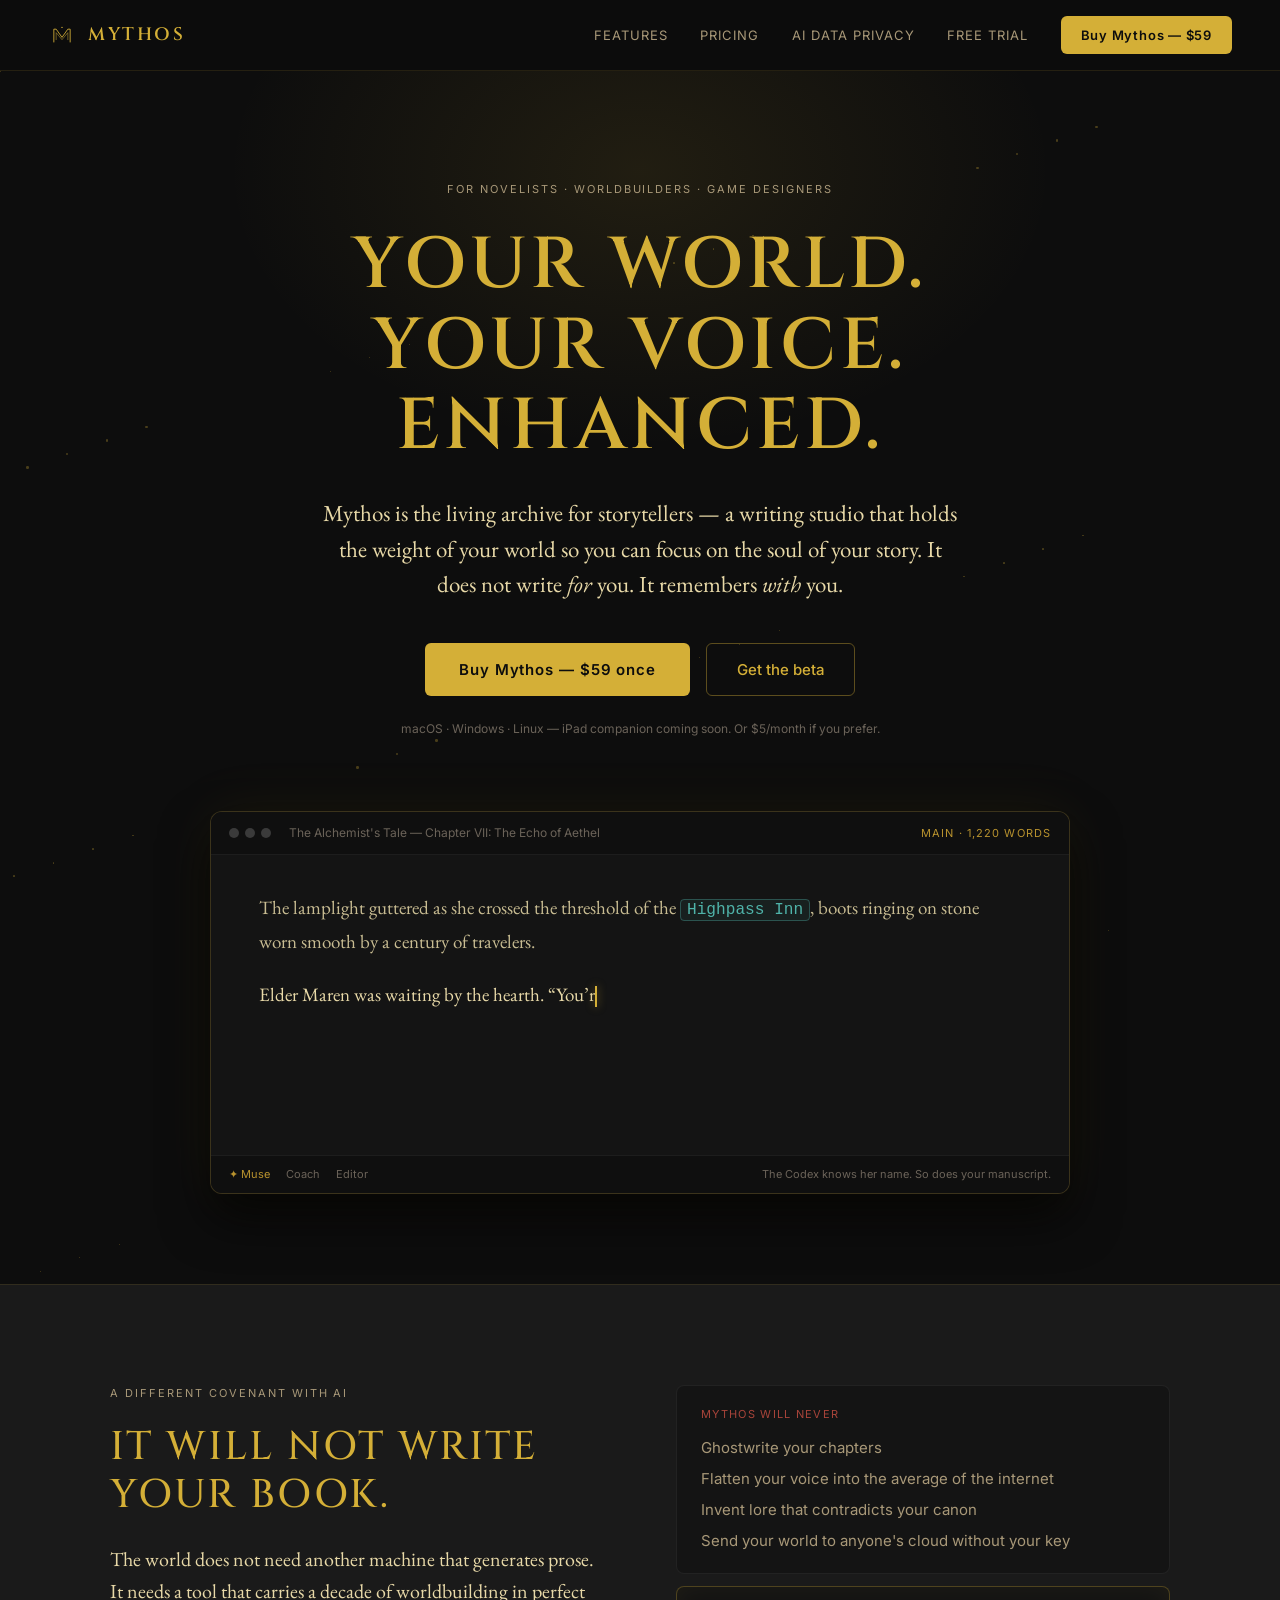
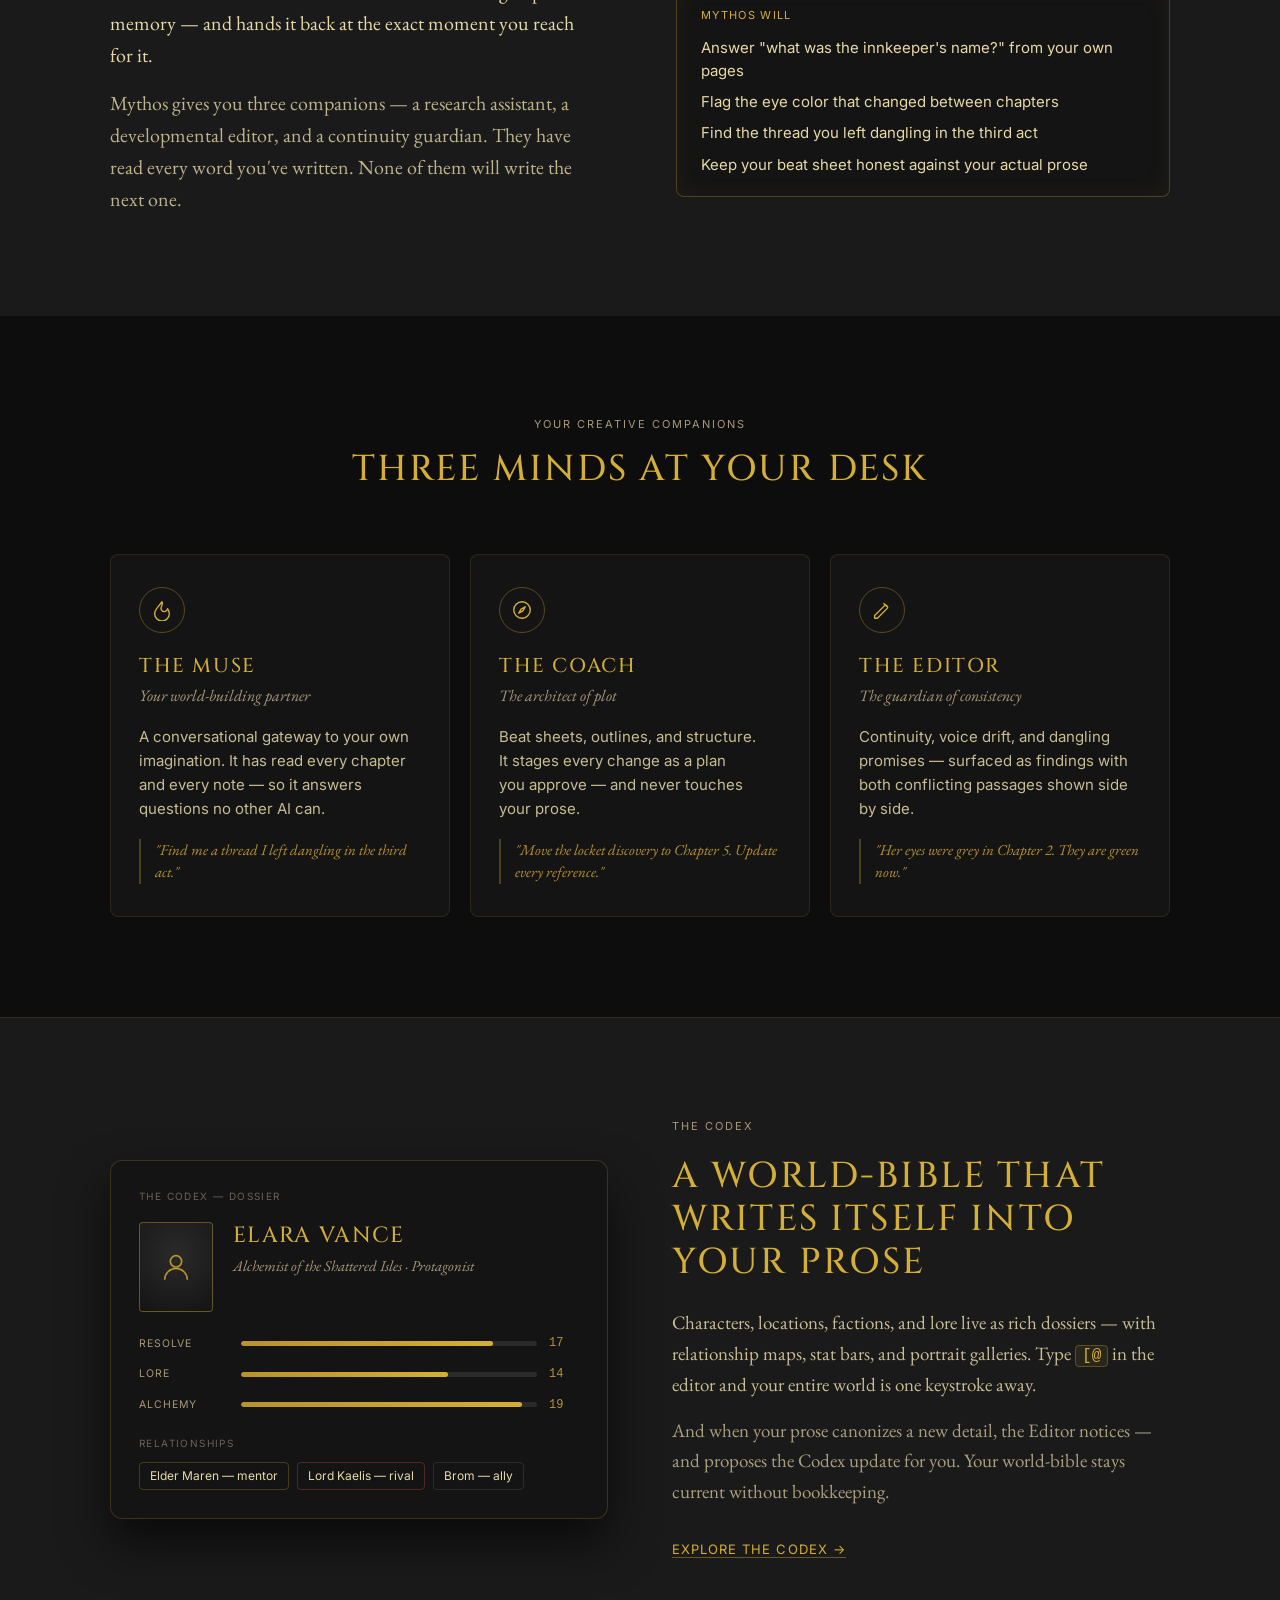
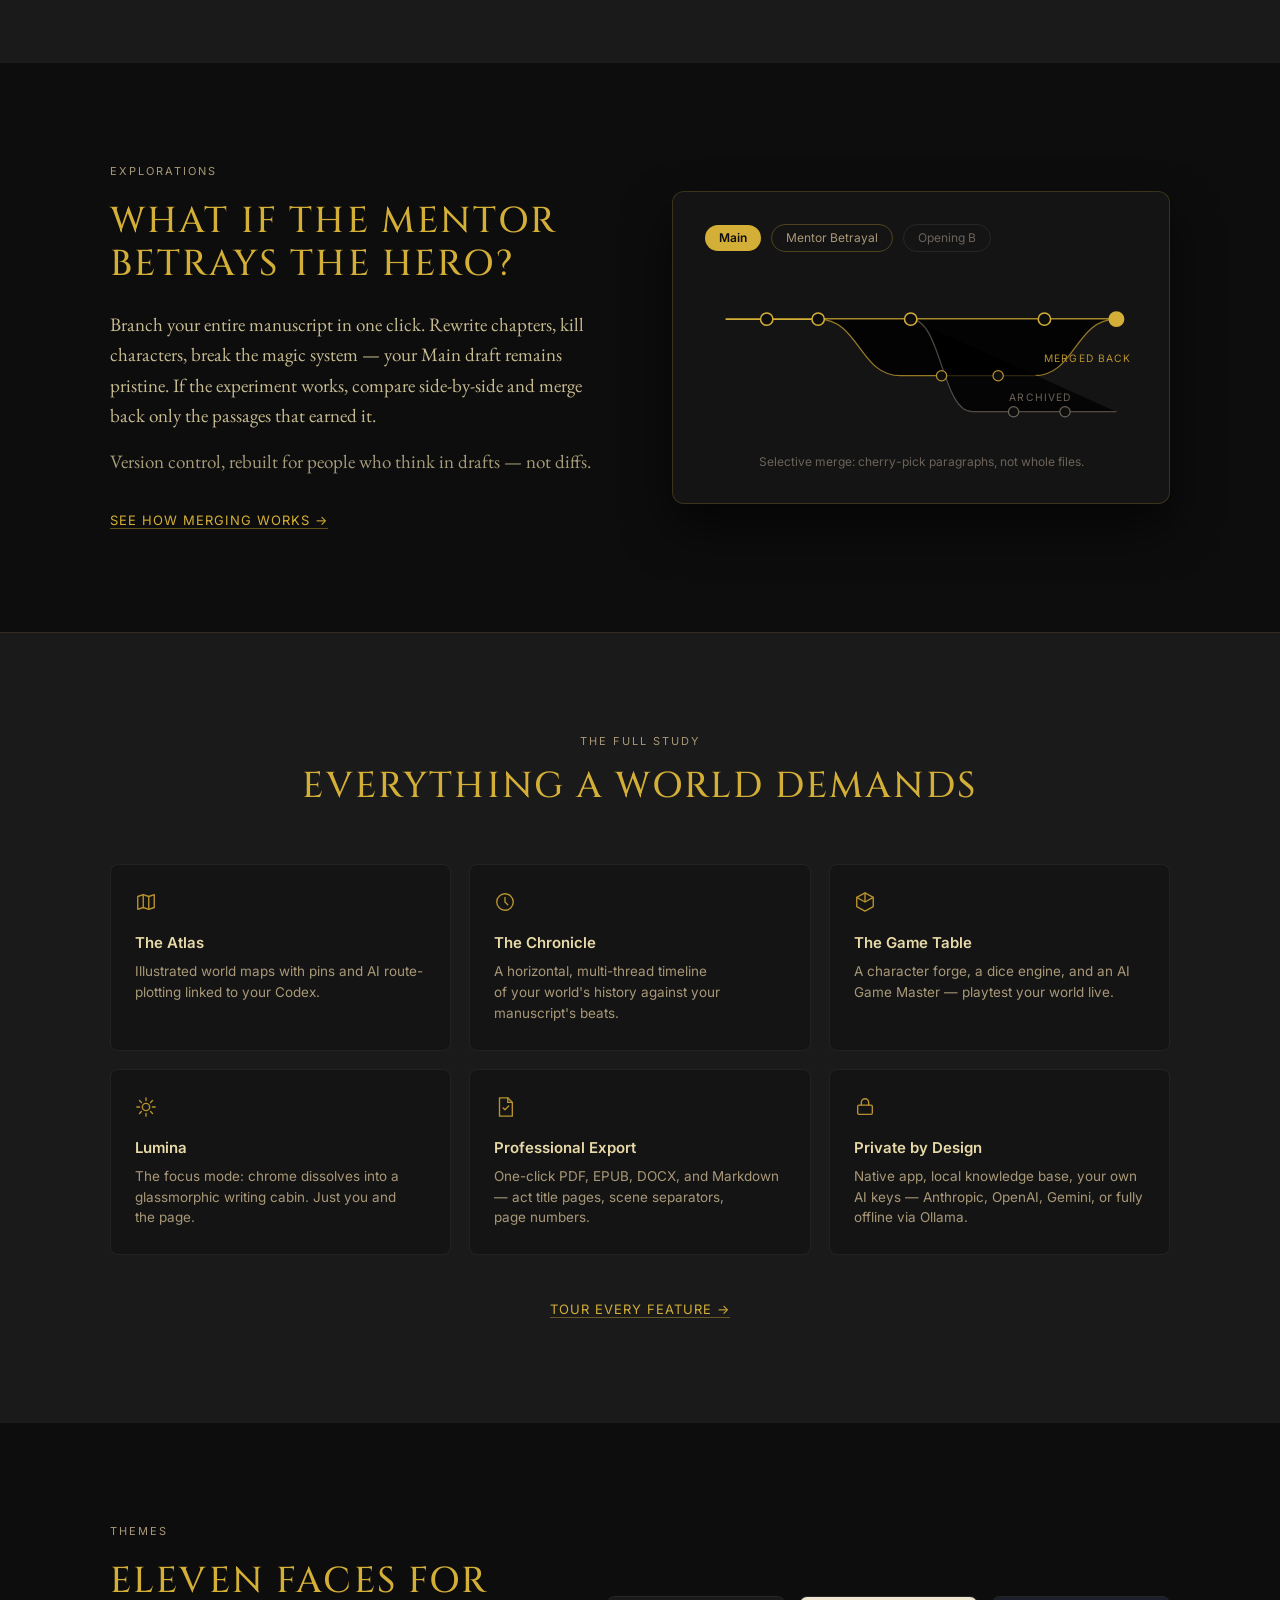
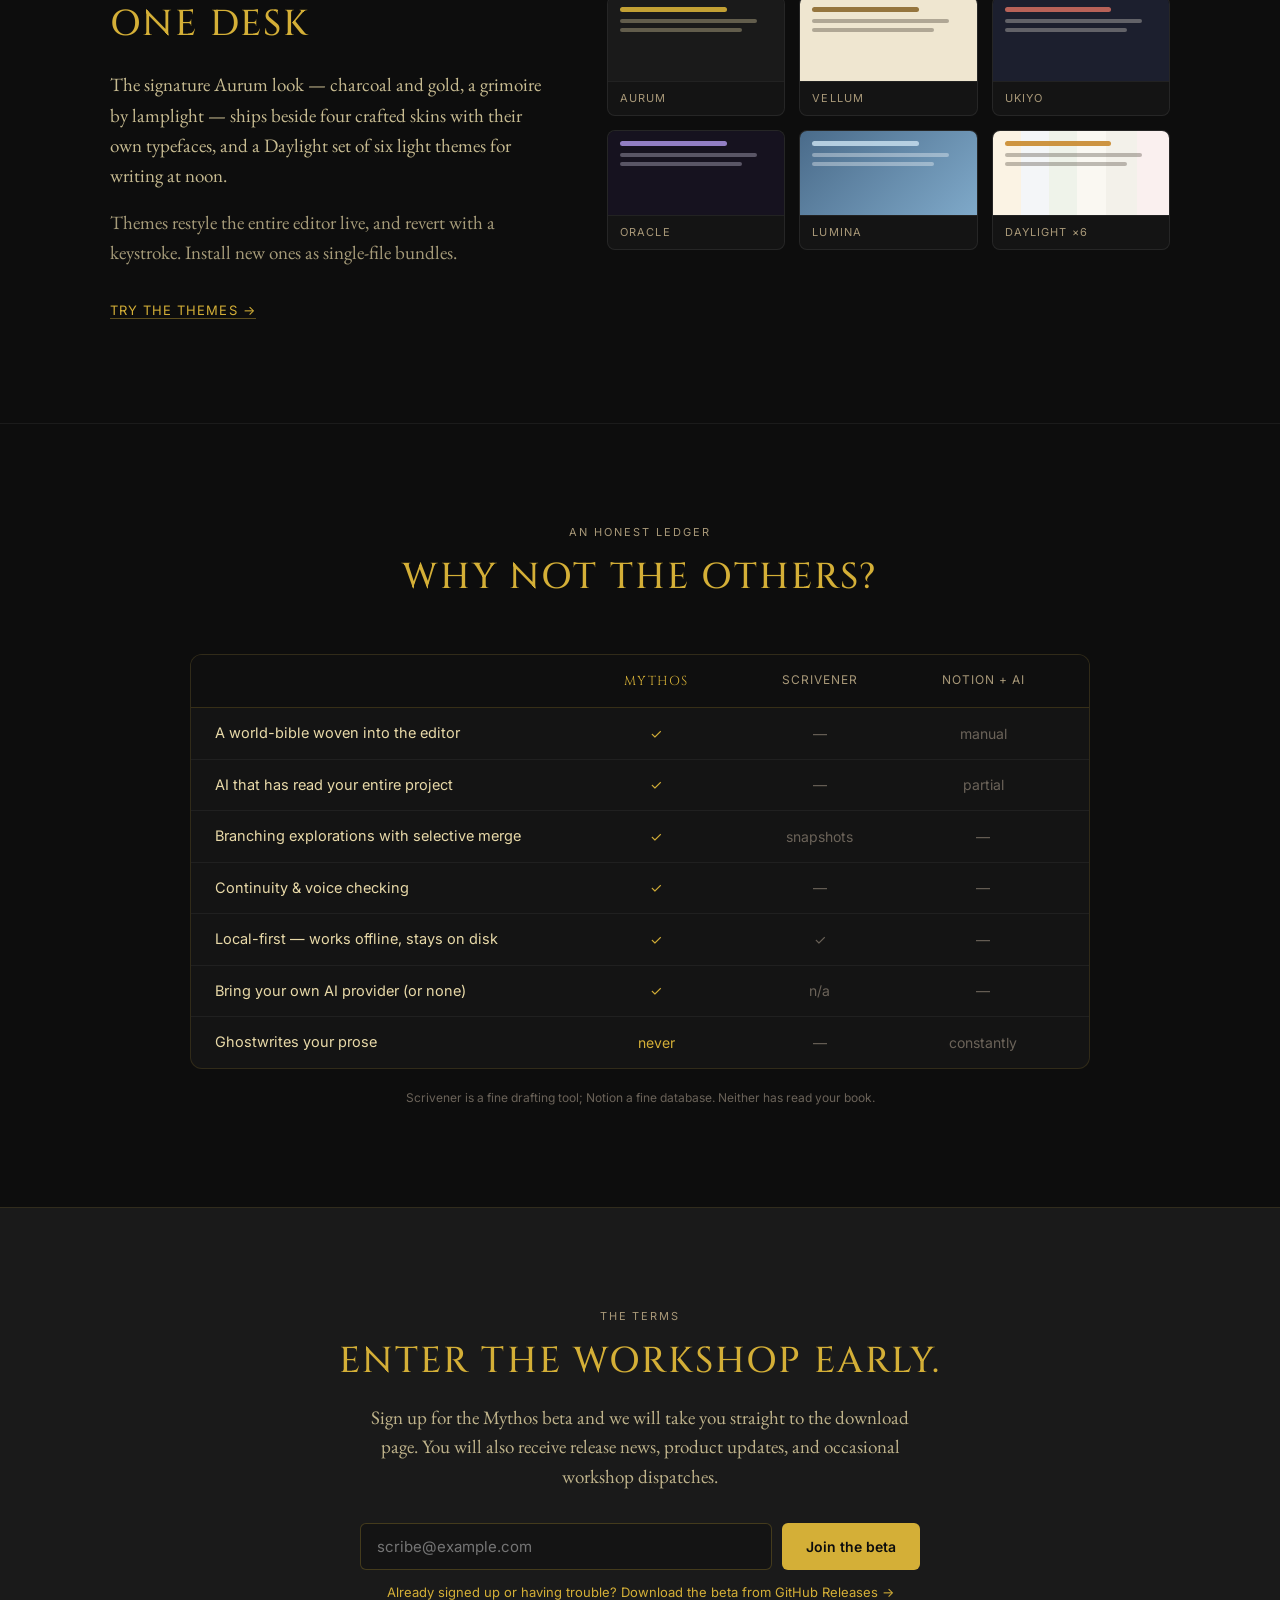
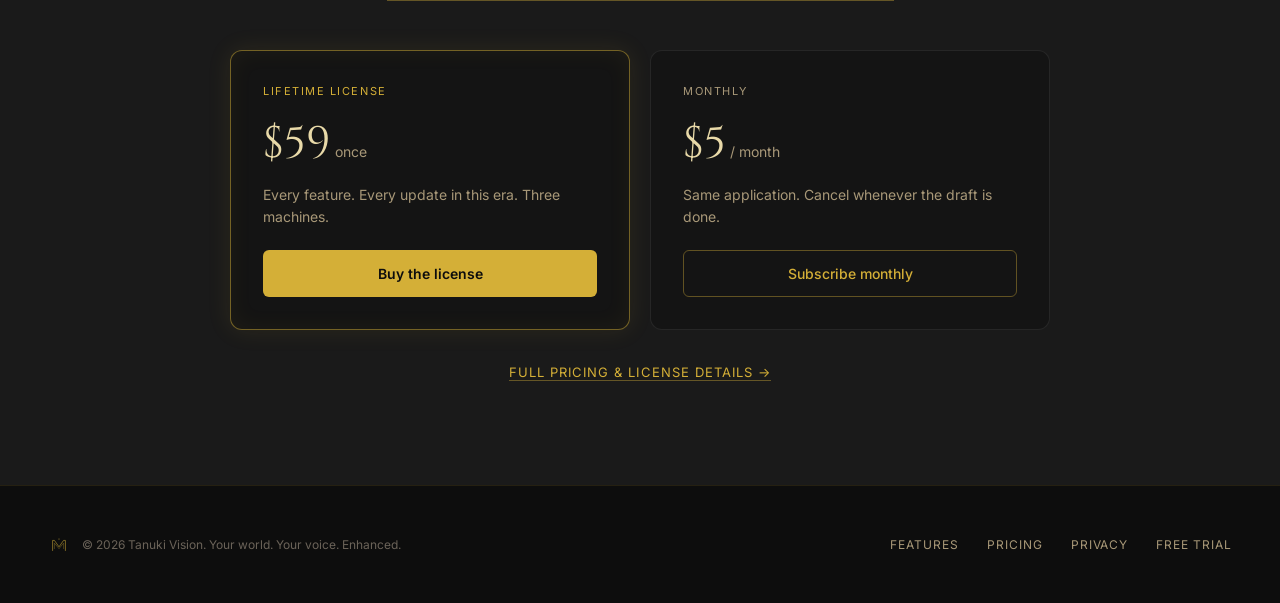
<file: landing.html>
<!DOCTYPE html>
<html lang="en">
<head>
<meta charset="utf-8">
<meta name="viewport" content="width=device-width, initial-scale=1">
<title>Mythos — Your world. Your voice. Enhanced.</title>
<meta name="description" content="Mythos is a writing studio for novelists, worldbuilders, and game designers. A living archive that holds the weight of your world so you can focus on the soul of your story.">
<link rel="icon" type="image/svg+xml" href="assets/logo-m.svg">
<link rel="stylesheet" href="assets/colors_and_type.css">
<style>
  html{scroll-behavior:smooth}
  body{margin:0;background:#0D0D0D;overflow-x:hidden}
  ::selection{background:rgba(212,175,55,.25)}
  @keyframes twinkle{0%,100%{opacity:.15}50%{opacity:.8}}
  @keyframes heroGlow{0%,100%{opacity:.5}50%{opacity:.9}}
  @keyframes cursorBlink{0%,49%{opacity:1}50%,100%{opacity:0}}
  @keyframes fadeUp{from{opacity:0;transform:translateY(24px)}to{opacity:1;transform:translateY(0)}}
  @keyframes goldPulse{0%,100%{box-shadow:0 0 0 1px #D4AF37,0 0 16px rgba(212,175,55,.35)}50%{box-shadow:0 0 0 1px #D4AF37,0 0 28px rgba(212,175,55,.6)}}
  .nav-link{font-size:13px;letter-spacing:.08em;text-transform:uppercase;color:#A89878;border-bottom:none;transition:color 200ms}
  .nav-link:hover{color:#D4AF37}
  .buy-btn{font-family:var(--font-sans);font-size:13px;font-weight:600;letter-spacing:.06em;color:#0D0D0D;background:#D4AF37;padding:9px 20px;border-radius:6px;border-bottom:none;transition:background 200ms;cursor:pointer;display:inline-block;text-decoration:none}
  .buy-btn:hover{background:#E8C547}
  .js-purchase{cursor:pointer}
  .comp-card{background:#141414;border:1px solid rgba(212,175,55,.12);border-radius:8px;padding:32px 28px;transition:all 200ms}
  .comp-card:hover{border-color:rgba(212,175,55,.4);background:#181818;box-shadow:0 0 24px rgba(212,175,55,.08)}
  .fgrid a{display:block;background:#141414;border:1px solid rgba(255,255,255,.06);border-radius:8px;padding:26px 24px;border-bottom:1px solid rgba(255,255,255,.06);transition:all 200ms;color:inherit;text-decoration:none}
  .fgrid a:hover{border-color:rgba(212,175,55,.35);background:#181818}
  #subscribe-form button:disabled{cursor:wait;opacity:.7}
  @media (max-width:560px){#subscribe-form{flex-direction:column}#subscribe-form button{width:100%}}
  #purchase-modal{position:fixed;inset:0;z-index:100;display:none;align-items:center;justify-content:center;background:rgba(13,13,13,.75);backdrop-filter:blur(6px);padding:24px;animation:pmFade 200ms ease-out}
  #purchase-modal.open{display:flex}
  #purchase-modal .box{max-width:420px;width:100%;background:#141414;border:1px solid rgba(212,175,55,.4);border-radius:12px;box-shadow:0 24px 48px rgba(0,0,0,.7),inset 0 0 24px rgba(212,175,55,.06);padding:32px 32px 26px;text-align:center;position:relative;animation:pmRise 260ms cubic-bezier(.4,0,.2,1)}
  #purchase-modal .sigil{display:inline-block;width:34px;height:34px;background:#D4AF37;-webkit-mask:url('assets/sigils/quill.svg') center/contain no-repeat;mask:url('assets/sigils/quill.svg') center/contain no-repeat;margin-bottom:14px}
  #purchase-modal h3{font-family:var(--font-display);font-size:16px;font-weight:600;letter-spacing:.12em;text-transform:uppercase;color:#D4AF37;margin:0 0 12px}
  #purchase-modal p{font-family:var(--font-serif);font-size:16.5px;line-height:1.55;color:rgba(232,217,168,.9);margin:0 0 22px;text-wrap:pretty}
  #purchase-modal button{font-family:var(--font-sans);font-size:13px;font-weight:600;letter-spacing:.06em;color:#0D0D0D;background:#D4AF37;border:none;border-radius:6px;padding:10px 22px;cursor:pointer;transition:background 200ms}
  #purchase-modal button:hover{background:#E8C547}
  #purchase-modal .close{position:absolute;top:10px;right:12px;background:none;color:#6B6359;border:none;font-size:22px;padding:4px 10px;cursor:pointer;transition:color 200ms;border-radius:4px}
  #purchase-modal .close:hover{color:#D4AF37;background:transparent}
  @keyframes pmFade{from{opacity:0}to{opacity:1}}
  @keyframes pmRise{from{opacity:0;transform:translateY(12px)}to{opacity:1;transform:translateY(0)}}
</style>
</head>
  <!-- Google tag (gtag.js) -->
<script async src="https://www.googletagmanager.com/gtag/js?id=G-XK8KSNM3J2"></script>
<script>
  window.dataLayer = window.dataLayer || [];
  function gtag(){dataLayer.push(arguments);}
  gtag('js', new Date());

  gtag('config', 'G-XK8KSNM3J2');
</script>
<body>
<div style="min-height:100vh;background:#0D0D0D;color:#E8D9A8;font-family:var(--font-sans)">

<!-- NAV -->
<nav style="position:sticky;top:0;z-index:50;display:flex;align-items:center;justify-content:space-between;padding:16px 48px;background:rgba(13,13,13,.85);backdrop-filter:blur(12px);border-bottom:1px solid rgba(212,175,55,.12)">
  <a href="#top" style="display:flex;align-items:center;gap:12px;border-bottom:none">
    <span role="img" aria-label="Mythos" style="display:inline-block;width:28px;height:28px;background:#D4AF37;-webkit-mask:url('assets/logo-m.svg') center/contain no-repeat;mask:url('assets/logo-m.svg') center/contain no-repeat"></span>
    <span style="font-family:var(--font-display);font-size:18px;letter-spacing:.14em;color:#D4AF37;font-weight:600">MYTHOS</span>
  </a>
  <div style="display:flex;align-items:center;gap:32px">
    <a href="features.html" class="nav-link">Features</a>
    <a href="pricing.html" class="nav-link">Pricing</a>
    <a href="privacy.html" class="nav-link">AI Data Privacy</a>
    <a href="#trial" class="nav-link">Free Trial</a>
    <a href="#" class="buy-btn js-purchase">Buy Mythos — $59</a>
  </div>
</nav>

<!-- HERO -->
<header id="top" style="position:relative;padding:110px 48px 90px;text-align:center;overflow:hidden">
  <div id="starfield" style="position:absolute;inset:0;pointer-events:none"></div>
  <div style="position:absolute;left:50%;top:-200px;transform:translateX(-50%);width:900px;height:600px;background:radial-gradient(ellipse at center,rgba(212,175,55,.10),transparent 65%);animation:heroGlow 6s ease-in-out infinite;pointer-events:none"></div>
  <div style="position:relative;max-width:900px;margin:0 auto;animation:fadeUp 700ms cubic-bezier(.4,0,.2,1) both">
    <p style="font-size:11px;letter-spacing:.18em;text-transform:uppercase;color:#A89878;margin:0 0 28px">For Novelists · Worldbuilders · Game Designers</p>
    <h1 style="font-family:var(--font-display);font-weight:600;font-size:72px;line-height:1.12;letter-spacing:.06em;text-transform:uppercase;color:#D4AF37;margin:0 0 28px;text-wrap:balance">Your World.<br>Your Voice.<br>Enhanced.</h1>
    <p style="font-family:var(--font-serif);font-size:23px;line-height:1.55;color:#E8D9A8;max-width:640px;margin:0 auto 40px;text-wrap:pretty">Mythos is the living archive for storytellers — a writing studio that holds the weight of your world so you can focus on the soul of your story. It does not write <em>for</em> you. It remembers <em>with</em> you.</p>
    <div style="display:flex;gap:16px;justify-content:center;align-items:center;flex-wrap:wrap">
      <a href="#" class="buy-btn js-purchase" style="font-size:15px;padding:15px 34px;animation:goldPulse 3s ease-in-out infinite">Buy Mythos — $59 once</a>
      <a href="#trial" style="font-family:var(--font-sans);font-size:15px;font-weight:500;color:#D4AF37;background:transparent;padding:14px 30px;border-radius:6px;border:1px solid rgba(212,175,55,.4);border-bottom:1px solid rgba(212,175,55,.4);transition:all 200ms;text-decoration:none">Get the beta</a>
    </div>
    <p style="font-size:12px;color:#6B6359;margin:24px 0 0">macOS · Windows · Linux — iPad companion coming soon. Or $5/month if you prefer.</p>
  </div>

  <!-- HERO EDITOR VIGNETTE -->
  <div style="position:relative;max-width:860px;margin:72px auto 0;animation:fadeUp 900ms 200ms cubic-bezier(.4,0,.2,1) both">
    <div style="background:#141414;border:1px solid rgba(212,175,55,.2);border-radius:12px;box-shadow:0 24px 48px rgba(0,0,0,.7),0 0 60px rgba(212,175,55,.08);overflow:hidden;text-align:left">
      <div style="display:flex;align-items:center;gap:10px;padding:12px 18px;border-bottom:1px solid rgba(255,255,255,.06);background:#0F0F0F">
        <span style="display:flex;gap:6px"><span style="width:10px;height:10px;border-radius:50%;background:#3a3a3a"></span><span style="width:10px;height:10px;border-radius:50%;background:#3a3a3a"></span><span style="width:10px;height:10px;border-radius:50%;background:#3a3a3a"></span></span>
        <span style="font-size:12px;color:#6B6359;margin-left:8px">The Alchemist's Tale — Chapter VII: The Echo of Aethel</span>
        <span style="margin-left:auto;font-size:11px;letter-spacing:.1em;text-transform:uppercase;color:#B8922E">Main · 1,220 words</span>
      </div>
      <div style="padding:36px 48px 44px;font-family:var(--font-serif);font-size:19px;line-height:1.75;color:#E8D9A8;min-height:220px;position:relative">
        <p style="margin:0 0 20px;color:rgba(232,217,168,.85)">The lamplight guttered as she crossed the threshold of the <span style="font-family:var(--font-mono);font-size:.85em;color:#4FB3A9;background:rgba(79,179,169,.08);border:1px solid rgba(79,179,169,.35);border-radius:4px;padding:1px 6px">Highpass Inn</span>, boots ringing on stone worn smooth by a century of travelers.</p>
        <p style="margin:0;position:relative"><span id="typed"></span><span id="cursor" style="display:inline-block;width:2px;height:1.1em;background:#D4AF37;vertical-align:text-bottom;animation:cursorBlink 1s step-end infinite;box-shadow:0 0 8px rgba(212,175,55,.6)"></span></p>
        <div id="popover" style="position:absolute;left:170px;top:120px;z-index:5;background:rgba(20,20,20,.95);backdrop-filter:blur(12px);border:1px solid rgba(212,175,55,.3);border-radius:10px;box-shadow:0 8px 24px rgba(0,0,0,.6);padding:8px;min-width:250px;font-family:var(--font-sans);display:none">
          <p style="font-size:10px;letter-spacing:.12em;text-transform:uppercase;color:#6B6359;margin:4px 8px 6px">Codex — Characters</p>
          <div style="display:flex;flex-direction:column;gap:2px">
            <div style="display:flex;align-items:center;gap:10px;padding:7px 10px;border-radius:6px;background:rgba(212,175,55,.12);border:1px solid rgba(212,175,55,.3)"><span style="font-family:var(--font-mono);font-size:12px;color:#D4AF37">[@ElaraVance]</span><span style="font-size:11px;color:#A89878">Protagonist · Alchemist</span></div>
            <div style="display:flex;align-items:center;gap:10px;padding:7px 10px;border-radius:6px"><span style="font-family:var(--font-mono);font-size:12px;color:#B8922E">[@ElderMaren]</span><span style="font-size:11px;color:#6B6359">Mentor · Highpass</span></div>
          </div>
        </div>
      </div>
      <div style="display:flex;align-items:center;gap:16px;padding:10px 18px;border-top:1px solid rgba(255,255,255,.06);background:#0F0F0F;font-size:11px;color:#6B6359">
        <span style="color:#B8922E">✦ Muse</span><span>Coach</span><span>Editor</span>
        <span style="margin-left:auto">The Codex knows her name. So does your manuscript.</span>
      </div>
    </div>
  </div>
</header>

<!-- ANTI-SLOP MANIFESTO -->
<section style="border-top:1px solid rgba(212,175,55,.12);background:#1A1A1A;padding:100px 48px">
  <div style="max-width:1060px;margin:0 auto;display:grid;grid-template-columns:1fr 1fr;gap:72px;align-items:start">
    <div>
      <p style="font-size:11px;letter-spacing:.18em;text-transform:uppercase;color:#A89878;margin:0 0 20px">A Different Covenant With AI</p>
      <h2 style="font-family:var(--font-display);font-size:40px;font-weight:500;letter-spacing:.06em;text-transform:uppercase;color:#D4AF37;line-height:1.2;margin:0 0 24px;text-wrap:balance">It will not write your book.</h2>
      <p style="font-family:var(--font-serif);font-size:20px;line-height:1.6;color:#E8D9A8;margin:0 0 16px;text-wrap:pretty">The world does not need another machine that generates prose. It needs a tool that carries a decade of worldbuilding in perfect memory — and hands it back at the exact moment you reach for it.</p>
      <p style="font-family:var(--font-serif);font-size:20px;line-height:1.6;color:rgba(232,217,168,.8);margin:0;text-wrap:pretty">Mythos gives you three companions — a research assistant, a developmental editor, and a continuity guardian. They have read every word you've written. None of them will write the next one.</p>
    </div>
    <div style="display:flex;flex-direction:column;gap:12px">
      <div style="background:#141414;border:1px solid rgba(255,255,255,.06);border-radius:8px;padding:20px 24px">
        <p style="font-size:11px;letter-spacing:.12em;text-transform:uppercase;color:#A8443A;margin:0 0 12px">Mythos will never</p>
        <div style="display:flex;flex-direction:column;gap:8px;font-size:15px;color:#A89878">
          <span>Ghostwrite your chapters</span>
          <span>Flatten your voice into the average of the internet</span>
          <span>Invent lore that contradicts your canon</span>
          <span>Send your world to anyone's cloud without your key</span>
        </div>
      </div>
      <div style="background:#141414;border:1px solid rgba(212,175,55,.3);border-radius:8px;padding:20px 24px;box-shadow:inset 0 0 24px rgba(212,175,55,.06)">
        <p style="font-size:11px;letter-spacing:.12em;text-transform:uppercase;color:#D4AF37;margin:0 0 12px">Mythos will</p>
        <div style="display:flex;flex-direction:column;gap:8px;font-size:15px;color:#E8D9A8">
          <span>Answer "what was the innkeeper's name?" from your own pages</span>
          <span>Flag the eye color that changed between chapters</span>
          <span>Find the thread you left dangling in the third act</span>
          <span>Keep your beat sheet honest against your actual prose</span>
        </div>
      </div>
    </div>
  </div>
</section>

<!-- THREE COMPANIONS -->
<section style="background:#0D0D0D;padding:100px 48px;border-top:1px solid rgba(255,255,255,.06)">
  <div style="max-width:1060px;margin:0 auto">
    <div style="text-align:center;margin-bottom:64px">
      <p style="font-size:11px;letter-spacing:.18em;text-transform:uppercase;color:#A89878;margin:0 0 16px">Your Creative Companions</p>
      <h2 style="font-family:var(--font-display);font-size:36px;font-weight:500;letter-spacing:.06em;text-transform:uppercase;color:#D4AF37;margin:0">Three minds at your desk</h2>
    </div>
    <div style="display:grid;grid-template-columns:repeat(3,1fr);gap:20px">
      <div class="comp-card">
        <div style="width:44px;height:44px;border-radius:50%;border:1px solid rgba(212,175,55,.35);display:flex;align-items:center;justify-content:center;margin-bottom:20px;color:#D4AF37">
          <svg width="22" height="22" viewBox="0 0 24 24" fill="none" stroke="currentColor" stroke-width="1.5" stroke-linecap="round" stroke-linejoin="round"><path d="M12 3c1.5 3-1 4.5-1 7a3.5 3.5 0 0 0 7 .5c1.2 1.6 2 3.4 2 5.5a8 8 0 1 1-16 0c0-5 4-7 8-13z"/></svg>
        </div>
        <h3 style="font-family:var(--font-display);font-size:20px;font-weight:500;letter-spacing:.08em;text-transform:uppercase;color:#D4AF37;margin:0 0 6px">The Muse</h3>
        <p style="font-family:var(--font-serif);font-style:italic;font-size:16px;color:#A89878;margin:0 0 16px">Your world-building partner</p>
        <p style="font-size:15px;line-height:1.6;color:rgba(232,217,168,.85);margin:0 0 18px;text-wrap:pretty">A conversational gateway to your own imagination. It has read every chapter and every note — so it answers questions no other AI can.</p>
        <p style="font-family:var(--font-serif);font-style:italic;font-size:15px;line-height:1.5;color:#B8922E;margin:0;border-left:2px solid rgba(212,175,55,.3);padding-left:14px">"Find me a thread I left dangling in the third act."</p>
      </div>
      <div class="comp-card">
        <div style="width:44px;height:44px;border-radius:50%;border:1px solid rgba(212,175,55,.35);display:flex;align-items:center;justify-content:center;margin-bottom:20px;color:#D4AF37">
          <svg width="22" height="22" viewBox="0 0 24 24" fill="none" stroke="currentColor" stroke-width="1.5" stroke-linecap="round" stroke-linejoin="round"><circle cx="12" cy="12" r="9"/><path d="M15.5 8.5 13 13l-4.5 2.5L11 11z"/></svg>
        </div>
        <h3 style="font-family:var(--font-display);font-size:20px;font-weight:500;letter-spacing:.08em;text-transform:uppercase;color:#D4AF37;margin:0 0 6px">The Coach</h3>
        <p style="font-family:var(--font-serif);font-style:italic;font-size:16px;color:#A89878;margin:0 0 16px">The architect of plot</p>
        <p style="font-size:15px;line-height:1.6;color:rgba(232,217,168,.85);margin:0 0 18px;text-wrap:pretty">Beat sheets, outlines, and structure. It stages every change as a plan you approve — and never touches your prose.</p>
        <p style="font-family:var(--font-serif);font-style:italic;font-size:15px;line-height:1.5;color:#B8922E;margin:0;border-left:2px solid rgba(212,175,55,.3);padding-left:14px">"Move the locket discovery to Chapter 5. Update every reference."</p>
      </div>
      <div class="comp-card">
        <div style="width:44px;height:44px;border-radius:50%;border:1px solid rgba(212,175,55,.35);display:flex;align-items:center;justify-content:center;margin-bottom:20px;color:#D4AF37">
          <svg width="22" height="22" viewBox="0 0 24 24" fill="none" stroke="currentColor" stroke-width="1.5" stroke-linecap="round" stroke-linejoin="round"><path d="M4 20l10.5-10.5a2.1 2.1 0 0 0-3-3L1 17v3h3z" transform="translate(3 1)"/><path d="M14 5l3 3"/></svg>
        </div>
        <h3 style="font-family:var(--font-display);font-size:20px;font-weight:500;letter-spacing:.08em;text-transform:uppercase;color:#D4AF37;margin:0 0 6px">The Editor</h3>
        <p style="font-family:var(--font-serif);font-style:italic;font-size:16px;color:#A89878;margin:0 0 16px">The guardian of consistency</p>
        <p style="font-size:15px;line-height:1.6;color:rgba(232,217,168,.85);margin:0 0 18px;text-wrap:pretty">Continuity, voice drift, and dangling promises — surfaced as findings with both conflicting passages shown side by side.</p>
        <p style="font-family:var(--font-serif);font-style:italic;font-size:15px;line-height:1.5;color:#B8922E;margin:0;border-left:2px solid rgba(212,175,55,.3);padding-left:14px">"Her eyes were grey in Chapter 2. They are green now."</p>
      </div>
    </div>
  </div>
</section>

<!-- CODEX TEASER -->
<section style="background:#1A1A1A;padding:100px 48px;border-top:1px solid rgba(212,175,55,.12)">
  <div style="max-width:1060px;margin:0 auto;display:grid;grid-template-columns:1fr 1fr;gap:64px;align-items:center">
    <div style="background:#141414;border:1px solid rgba(212,175,55,.2);border-radius:12px;box-shadow:0 24px 48px rgba(0,0,0,.6);padding:28px;font-family:var(--font-sans)">
      <p style="font-size:10px;letter-spacing:.14em;text-transform:uppercase;color:#6B6359;margin:0 0 18px">The Codex — Dossier</p>
      <div style="display:flex;gap:20px;align-items:flex-start;margin-bottom:22px">
        <div style="width:72px;height:88px;border:1px solid rgba(212,175,55,.4);border-radius:4px;background:radial-gradient(circle at 50% 35%,#2A2A2A,#141414);display:flex;align-items:center;justify-content:center;flex:none">
          <svg width="34" height="34" viewBox="0 0 24 24" fill="none" stroke="#B8922E" stroke-width="1.2"><circle cx="12" cy="8" r="4"></circle><path d="M4 21c0-4.4 3.6-8 8-8s8 3.6 8 8"></path></svg>
        </div>
        <div>
          <h3 style="font-family:var(--font-display);font-size:22px;font-weight:500;letter-spacing:.06em;color:#D4AF37;margin:0 0 4px">ELARA VANCE</h3>
          <p style="font-family:var(--font-serif);font-style:italic;font-size:15px;color:#A89878;margin:0">Alchemist of the Shattered Isles · Protagonist</p>
        </div>
      </div>
      <div style="display:flex;flex-direction:column;gap:12px;margin-bottom:22px">
        <div style="display:grid;grid-template-columns:90px 1fr 30px;gap:12px;align-items:center">
          <span style="font-size:10.5px;letter-spacing:.1em;text-transform:uppercase;color:#A89878">Resolve</span>
          <div style="height:5px;background:#2A2A2A;border-radius:3px;overflow:hidden"><div style="height:100%;background:linear-gradient(90deg,#B8922E,#D4AF37);border-radius:3px;width:85%"></div></div>
          <span style="font-family:var(--font-mono);font-size:12px;color:#B8922E">17</span>
        </div>
        <div style="display:grid;grid-template-columns:90px 1fr 30px;gap:12px;align-items:center">
          <span style="font-size:10.5px;letter-spacing:.1em;text-transform:uppercase;color:#A89878">Lore</span>
          <div style="height:5px;background:#2A2A2A;border-radius:3px;overflow:hidden"><div style="height:100%;background:linear-gradient(90deg,#B8922E,#D4AF37);border-radius:3px;width:70%"></div></div>
          <span style="font-family:var(--font-mono);font-size:12px;color:#B8922E">14</span>
        </div>
        <div style="display:grid;grid-template-columns:90px 1fr 30px;gap:12px;align-items:center">
          <span style="font-size:10.5px;letter-spacing:.1em;text-transform:uppercase;color:#A89878">Alchemy</span>
          <div style="height:5px;background:#2A2A2A;border-radius:3px;overflow:hidden"><div style="height:100%;background:linear-gradient(90deg,#B8922E,#D4AF37);border-radius:3px;width:95%"></div></div>
          <span style="font-family:var(--font-mono);font-size:12px;color:#B8922E">19</span>
        </div>
      </div>
      <p style="font-size:10px;letter-spacing:.14em;text-transform:uppercase;color:#6B6359;margin:0 0 10px">Relationships</p>
      <div style="display:flex;gap:8px;flex-wrap:wrap">
        <span style="font-size:12px;color:#E8D9A8;border:1px solid rgba(212,175,55,.25);border-radius:4px;padding:4px 10px">Elder Maren — mentor</span>
        <span style="font-size:12px;color:#E8D9A8;border:1px solid rgba(168,68,58,.4);border-radius:4px;padding:4px 10px">Lord Kaelis — rival</span>
        <span style="font-size:12px;color:#E8D9A8;border:1px solid rgba(255,255,255,.1);border-radius:4px;padding:4px 10px">Brom — ally</span>
      </div>
    </div>
    <div>
      <p style="font-size:11px;letter-spacing:.18em;text-transform:uppercase;color:#A89878;margin:0 0 20px">The Codex</p>
      <h2 style="font-family:var(--font-display);font-size:36px;font-weight:500;letter-spacing:.06em;text-transform:uppercase;color:#D4AF37;line-height:1.2;margin:0 0 24px">A world-bible that writes itself into your prose</h2>
      <p style="font-family:var(--font-serif);font-size:19px;line-height:1.6;color:rgba(232,217,168,.85);margin:0 0 16px;text-wrap:pretty">Characters, locations, factions, and lore live as rich dossiers — with relationship maps, stat bars, and portrait galleries. Type <span style="font-family:var(--font-mono);font-size:.85em;color:#D4AF37;background:rgba(212,175,55,.08);border:1px solid rgba(212,175,55,.3);border-radius:4px;padding:1px 6px">[@</span> in the editor and your entire world is one keystroke away.</p>
      <p style="font-family:var(--font-serif);font-size:19px;line-height:1.6;color:rgba(232,217,168,.7);margin:0 0 28px;text-wrap:pretty">And when your prose canonizes a new detail, the Editor notices — and proposes the Codex update for you. Your world-bible stays current without bookkeeping.</p>
      <a href="codex.html" style="font-size:13px;letter-spacing:.08em;text-transform:uppercase;color:#D4AF37;border-bottom:1px solid rgba(212,175,55,.4)">Explore the Codex →</a>
    </div>
  </div>
</section>

<!-- EXPLORATIONS TEASER -->
<section style="background:#0D0D0D;padding:100px 48px;border-top:1px solid rgba(255,255,255,.06)">
  <div style="max-width:1060px;margin:0 auto;display:grid;grid-template-columns:1fr 1fr;gap:64px;align-items:center">
    <div>
      <p style="font-size:11px;letter-spacing:.18em;text-transform:uppercase;color:#A89878;margin:0 0 20px">Explorations</p>
      <h2 style="font-family:var(--font-display);font-size:36px;font-weight:500;letter-spacing:.06em;text-transform:uppercase;color:#D4AF37;line-height:1.2;margin:0 0 24px">What if the mentor betrays the hero?</h2>
      <p style="font-family:var(--font-serif);font-size:19px;line-height:1.6;color:rgba(232,217,168,.85);margin:0 0 16px;text-wrap:pretty">Branch your entire manuscript in one click. Rewrite chapters, kill characters, break the magic system — your Main draft remains pristine. If the experiment works, compare side-by-side and merge back only the passages that earned it.</p>
      <p style="font-family:var(--font-serif);font-size:19px;line-height:1.6;color:rgba(232,217,168,.7);margin:0 0 28px;text-wrap:pretty">Version control, rebuilt for people who think in drafts — not diffs.</p>
      <a href="explorations.html" style="font-size:13px;letter-spacing:.08em;text-transform:uppercase;color:#D4AF37;border-bottom:1px solid rgba(212,175,55,.4)">See how merging works →</a>
    </div>
    <div style="background:#141414;border:1px solid rgba(212,175,55,.2);border-radius:12px;box-shadow:0 24px 48px rgba(0,0,0,.6);padding:32px;font-family:var(--font-sans)">
      <div style="display:flex;align-items:center;gap:10px;margin-bottom:26px">
        <span style="font-size:12px;color:#0D0D0D;background:#D4AF37;border-radius:999px;padding:4px 14px;font-weight:600">Main</span>
        <span style="font-size:12px;color:#A89878;border:1px solid rgba(212,175,55,.3);border-radius:999px;padding:4px 14px">Mentor Betrayal</span>
        <span style="font-size:12px;color:#6B6359;border:1px solid rgba(255,255,255,.08);border-radius:999px;padding:4px 14px">Opening B</span>
      </div>
      <svg viewBox="0 0 420 150" style="width:100%;display:block">
        <path d="M20 40 H400" stroke="#D4AF37" stroke-width="1.5"></path>
        <path d="M110 40 C150 40 150 95 190 95 H320 C360 95 360 40 400 40" stroke="#B8922E" stroke-width="1.2" opacity=".8"></path>
        <path d="M200 40 C230 40 230 130 260 130 H400" stroke="#6B6359" stroke-width="1.2" opacity=".7"></path>
        <g fill="#0D0D0D" stroke="#D4AF37" stroke-width="1.5">
          <circle cx="60" cy="40" r="6"></circle><circle cx="110" cy="40" r="6"></circle><circle cx="200" cy="40" r="6"></circle><circle cx="330" cy="40" r="6"></circle>
          <circle cx="400" cy="40" r="7" fill="#D4AF37"></circle>
        </g>
        <g fill="#0D0D0D" stroke="#B8922E" stroke-width="1.2">
          <circle cx="230" cy="95" r="5"></circle><circle cx="285" cy="95" r="5"></circle>
        </g>
        <g fill="#0D0D0D" stroke="#6B6359" stroke-width="1.2"><circle cx="300" cy="130" r="5"></circle><circle cx="350" cy="130" r="5"></circle></g>
        <text x="330" y="82" fill="#B8922E" font-size="10" font-family="Inter,sans-serif" letter-spacing="1">MERGED BACK</text>
        <text x="296" y="120" fill="#6B6359" font-size="10" font-family="Inter,sans-serif" letter-spacing="1">ARCHIVED</text>
      </svg>
      <p style="font-size:12px;color:#6B6359;margin:20px 0 0;text-align:center">Selective merge: cherry-pick paragraphs, not whole files.</p>
    </div>
  </div>
</section>

<!-- FEATURE GRID -->
<section style="background:#1A1A1A;padding:100px 48px;border-top:1px solid rgba(212,175,55,.12)">
  <div style="max-width:1060px;margin:0 auto">
    <div style="text-align:center;margin-bottom:56px">
      <p style="font-size:11px;letter-spacing:.18em;text-transform:uppercase;color:#A89878;margin:0 0 16px">The Full Study</p>
      <h2 style="font-family:var(--font-display);font-size:36px;font-weight:500;letter-spacing:.06em;text-transform:uppercase;color:#D4AF37;margin:0">Everything a world demands</h2>
    </div>
    <div class="fgrid" style="display:grid;grid-template-columns:repeat(3,1fr);gap:18px">
      <a href="features.html#atlas">
        <div style="color:#B8922E;margin-bottom:14px"><svg width="22" height="22" viewBox="0 0 24 24" fill="none" stroke="currentColor" stroke-width="1.5" stroke-linecap="round" stroke-linejoin="round"><path d="M9 4 3 6v14l6-2 6 2 6-2V4l-6 2-6-2z"/><path d="M9 4v14M15 6v14"/></svg></div>
        <h3 style="font-family:var(--font-sans);font-size:15px;font-weight:600;color:#E8D9A8;margin:0 0 8px">The Atlas</h3>
        <p style="font-size:13.5px;line-height:1.55;color:#A89878;margin:0;text-wrap:pretty">Illustrated world maps with pins and AI route-plotting linked to your Codex.</p>
      </a>
      <a href="features.html#chronicle">
        <div style="color:#B8922E;margin-bottom:14px"><svg width="22" height="22" viewBox="0 0 24 24" fill="none" stroke="currentColor" stroke-width="1.5" stroke-linecap="round" stroke-linejoin="round"><circle cx="12" cy="12" r="9"/><path d="M12 7v5l3 3"/></svg></div>
        <h3 style="font-family:var(--font-sans);font-size:15px;font-weight:600;color:#E8D9A8;margin:0 0 8px">The Chronicle</h3>
        <p style="font-size:13.5px;line-height:1.55;color:#A89878;margin:0;text-wrap:pretty">A horizontal, multi-thread timeline of your world's history against your manuscript's beats.</p>
      </a>
      <a href="features.html#gametable">
        <div style="color:#B8922E;margin-bottom:14px"><svg width="22" height="22" viewBox="0 0 24 24" fill="none" stroke="currentColor" stroke-width="1.5" stroke-linecap="round" stroke-linejoin="round"><path d="M12 2 3 7v10l9 5 9-5V7l-9-5z"/><path d="M12 2v10M3 7l9 5 9-5"/></svg></div>
        <h3 style="font-family:var(--font-sans);font-size:15px;font-weight:600;color:#E8D9A8;margin:0 0 8px">The Game Table</h3>
        <p style="font-size:13.5px;line-height:1.55;color:#A89878;margin:0;text-wrap:pretty">A character forge, a dice engine, and an AI Game Master — playtest your world live.</p>
      </a>
      <a href="features.html#lumina">
        <div style="color:#B8922E;margin-bottom:14px"><svg width="22" height="22" viewBox="0 0 24 24" fill="none" stroke="currentColor" stroke-width="1.5" stroke-linecap="round" stroke-linejoin="round"><circle cx="12" cy="12" r="4"/><path d="M12 2v3M12 19v3M2 12h3M19 12h3M4.9 4.9l2.1 2.1M17 17l2.1 2.1M19.1 4.9 17 7M7 17l-2.1 2.1"/></svg></div>
        <h3 style="font-family:var(--font-sans);font-size:15px;font-weight:600;color:#E8D9A8;margin:0 0 8px">Lumina</h3>
        <p style="font-size:13.5px;line-height:1.55;color:#A89878;margin:0;text-wrap:pretty">The focus mode: chrome dissolves into a glassmorphic writing cabin. Just you and the page.</p>
      </a>
      <a href="features.html#export">
        <div style="color:#B8922E;margin-bottom:14px"><svg width="22" height="22" viewBox="0 0 24 24" fill="none" stroke="currentColor" stroke-width="1.5" stroke-linecap="round" stroke-linejoin="round"><path d="M6 2h9l5 5v15H6z"/><path d="M15 2v5h5M10 13l2 2 4-4"/></svg></div>
        <h3 style="font-family:var(--font-sans);font-size:15px;font-weight:600;color:#E8D9A8;margin:0 0 8px">Professional Export</h3>
        <p style="font-size:13.5px;line-height:1.55;color:#A89878;margin:0;text-wrap:pretty">One-click PDF, EPUB, DOCX, and Markdown — act title pages, scene separators, page numbers.</p>
      </a>
      <a href="features.html#privacy">
        <div style="color:#B8922E;margin-bottom:14px"><svg width="22" height="22" viewBox="0 0 24 24" fill="none" stroke="currentColor" stroke-width="1.5" stroke-linecap="round" stroke-linejoin="round"><rect x="4" y="10" width="16" height="10" rx="1.5"/><path d="M8 10V7a4 4 0 0 1 8 0v3"/></svg></div>
        <h3 style="font-family:var(--font-sans);font-size:15px;font-weight:600;color:#E8D9A8;margin:0 0 8px">Private by Design</h3>
        <p style="font-size:13.5px;line-height:1.55;color:#A89878;margin:0;text-wrap:pretty">Native app, local knowledge base, your own AI keys — Anthropic, OpenAI, Gemini, or fully offline via Ollama.</p>
      </a>
    </div>
    <p style="text-align:center;margin:40px 0 0"><a href="features.html" style="font-size:13px;letter-spacing:.08em;text-transform:uppercase;color:#D4AF37;border-bottom:1px solid rgba(212,175,55,.4)">Tour every feature →</a></p>
  </div>
</section>

<!-- THEMES -->
<section id="themes" style="background:#0D0D0D;padding:100px 48px;border-top:1px solid rgba(255,255,255,.06)">
  <div style="max-width:1060px;margin:0 auto">
    <div style="display:grid;grid-template-columns:1fr 1.3fr;gap:64px;align-items:center">
      <div>
        <p style="font-size:11px;letter-spacing:.18em;text-transform:uppercase;color:#A89878;margin:0 0 20px">Themes</p>
        <h2 style="font-family:var(--font-display);font-size:36px;font-weight:500;letter-spacing:.06em;text-transform:uppercase;color:#D4AF37;line-height:1.2;margin:0 0 24px">Eleven faces for one desk</h2>
        <p style="font-family:var(--font-serif);font-size:19px;line-height:1.6;color:rgba(232,217,168,.85);margin:0 0 16px;text-wrap:pretty">The signature Aurum look — charcoal and gold, a grimoire by lamplight — ships beside four crafted skins with their own typefaces, and a Daylight set of six light themes for writing at noon.</p>
        <p style="font-family:var(--font-serif);font-size:19px;line-height:1.6;color:rgba(232,217,168,.7);margin:0 0 28px;text-wrap:pretty">Themes restyle the entire editor live, and revert with a keystroke. Install new ones as single-file bundles.</p>
        <a href="features.html#themes" style="font-size:13px;letter-spacing:.08em;text-transform:uppercase;color:#D4AF37;border-bottom:1px solid rgba(212,175,55,.4)">Try the themes →</a>
      </div>
      <div style="display:grid;grid-template-columns:repeat(3,1fr);gap:14px">
        <div style="border:1px solid rgba(255,255,255,.08);border-radius:8px;overflow:hidden;background:#141414">
          <div style="height:64px;background:#1A1A1A;position:relative;padding:10px 12px">
            <div style="width:70%;height:5px;border-radius:3px;background:#D4AF37;opacity:.9"></div>
            <div style="width:90%;height:4px;border-radius:2px;background:#E8D9A8;opacity:.35;margin-top:7px"></div>
            <div style="width:80%;height:4px;border-radius:2px;background:#E8D9A8;opacity:.35;margin-top:5px"></div>
          </div>
          <p style="font-size:11px;letter-spacing:.1em;text-transform:uppercase;color:#A89878;margin:0;padding:8px 12px;border-top:1px solid rgba(255,255,255,.06)">Aurum</p>
        </div>
        <div style="border:1px solid rgba(255,255,255,.08);border-radius:8px;overflow:hidden;background:#141414">
          <div style="height:64px;background:#EFE6D0;position:relative;padding:10px 12px">
            <div style="width:70%;height:5px;border-radius:3px;background:#8C6A2F;opacity:.9"></div>
            <div style="width:90%;height:4px;border-radius:2px;background:#3A3226;opacity:.35;margin-top:7px"></div>
            <div style="width:80%;height:4px;border-radius:2px;background:#3A3226;opacity:.35;margin-top:5px"></div>
          </div>
          <p style="font-size:11px;letter-spacing:.1em;text-transform:uppercase;color:#A89878;margin:0;padding:8px 12px;border-top:1px solid rgba(255,255,255,.06)">Vellum</p>
        </div>
        <div style="border:1px solid rgba(255,255,255,.08);border-radius:8px;overflow:hidden;background:#141414">
          <div style="height:64px;background:#1C1F2E;position:relative;padding:10px 12px">
            <div style="width:70%;height:5px;border-radius:3px;background:#C96A5E;opacity:.9"></div>
            <div style="width:90%;height:4px;border-radius:2px;background:#E6E0D4;opacity:.35;margin-top:7px"></div>
            <div style="width:80%;height:4px;border-radius:2px;background:#E6E0D4;opacity:.35;margin-top:5px"></div>
          </div>
          <p style="font-size:11px;letter-spacing:.1em;text-transform:uppercase;color:#A89878;margin:0;padding:8px 12px;border-top:1px solid rgba(255,255,255,.06)">Ukiyo</p>
        </div>
        <div style="border:1px solid rgba(255,255,255,.08);border-radius:8px;overflow:hidden;background:#141414">
          <div style="height:64px;background:#16121F;position:relative;padding:10px 12px">
            <div style="width:70%;height:5px;border-radius:3px;background:#A08AD6;opacity:.9"></div>
            <div style="width:90%;height:4px;border-radius:2px;background:#D8D2E8;opacity:.35;margin-top:7px"></div>
            <div style="width:80%;height:4px;border-radius:2px;background:#D8D2E8;opacity:.35;margin-top:5px"></div>
          </div>
          <p style="font-size:11px;letter-spacing:.1em;text-transform:uppercase;color:#A89878;margin:0;padding:8px 12px;border-top:1px solid rgba(255,255,255,.06)">Oracle</p>
        </div>
        <div style="border:1px solid rgba(255,255,255,.08);border-radius:8px;overflow:hidden;background:#141414">
          <div style="height:64px;background:linear-gradient(135deg,#4A6B8A,#7FA9C9);position:relative;padding:10px 12px">
            <div style="width:70%;height:5px;border-radius:3px;background:#BFD7E8;opacity:.9"></div>
            <div style="width:90%;height:4px;border-radius:2px;background:#FFFFFF;opacity:.35;margin-top:7px"></div>
            <div style="width:80%;height:4px;border-radius:2px;background:#FFFFFF;opacity:.35;margin-top:5px"></div>
          </div>
          <p style="font-size:11px;letter-spacing:.1em;text-transform:uppercase;color:#A89878;margin:0;padding:8px 12px;border-top:1px solid rgba(255,255,255,.06)">Lumina</p>
        </div>
        <div style="border:1px solid rgba(255,255,255,.08);border-radius:8px;overflow:hidden;background:#141414">
          <div style="height:64px;background:linear-gradient(90deg,#FBF3E4 16%,#F4F6F8 16% 32%,#EFF3EA 32% 48%,#FAF8F2 48% 64%,#F3F1EA 64% 82%,#FAF0EF 82%);position:relative;padding:10px 12px">
            <div style="width:70%;height:5px;border-radius:3px;background:#C98A2E;opacity:.9"></div>
            <div style="width:90%;height:4px;border-radius:2px;background:#4A4438;opacity:.35;margin-top:7px"></div>
            <div style="width:80%;height:4px;border-radius:2px;background:#4A4438;opacity:.35;margin-top:5px"></div>
          </div>
          <p style="font-size:11px;letter-spacing:.1em;text-transform:uppercase;color:#A89878;margin:0;padding:8px 12px;border-top:1px solid rgba(255,255,255,.06)">Daylight ×6</p>
        </div>
      </div>
    </div>
  </div>
</section>

<!-- COMPARISON -->
<section style="background:#0D0D0D;padding:100px 48px;border-top:1px solid rgba(255,255,255,.06)">
  <div style="max-width:900px;margin:0 auto">
    <div style="text-align:center;margin-bottom:56px">
      <p style="font-size:11px;letter-spacing:.18em;text-transform:uppercase;color:#A89878;margin:0 0 16px">An Honest Ledger</p>
      <h2 style="font-family:var(--font-display);font-size:36px;font-weight:500;letter-spacing:.06em;text-transform:uppercase;color:#D4AF37;margin:0">Why not the others?</h2>
    </div>
    <div style="background:#141414;border:1px solid rgba(212,175,55,.15);border-radius:12px;overflow:hidden">
      <div style="display:grid;grid-template-columns:2.2fr 1fr 1fr 1fr;padding:16px 24px;border-bottom:1px solid rgba(212,175,55,.2);background:#0F0F0F">
        <span></span>
        <span style="font-family:var(--font-display);font-size:13px;letter-spacing:.1em;color:#D4AF37;text-align:center">MYTHOS</span>
        <span style="font-size:12px;letter-spacing:.08em;text-transform:uppercase;color:#A89878;text-align:center">Scrivener</span>
        <span style="font-size:12px;letter-spacing:.08em;text-transform:uppercase;color:#A89878;text-align:center">Notion + AI</span>
      </div>
      <div style="display:grid;grid-template-columns:2.2fr 1fr 1fr 1fr;padding:14px 24px;border-bottom:1px solid rgba(255,255,255,.05);align-items:center">
        <span style="font-size:14.5px;color:#E8D9A8">A world-bible woven into the editor</span>
        <span style="text-align:center;font-size:14px;color:#D4AF37">✓</span>
        <span style="text-align:center;font-size:14px;color:#6B6359">—</span>
        <span style="text-align:center;font-size:14px;color:#6B6359">manual</span>
      </div>
      <div style="display:grid;grid-template-columns:2.2fr 1fr 1fr 1fr;padding:14px 24px;border-bottom:1px solid rgba(255,255,255,.05);align-items:center">
        <span style="font-size:14.5px;color:#E8D9A8">AI that has read your entire project</span>
        <span style="text-align:center;font-size:14px;color:#D4AF37">✓</span>
        <span style="text-align:center;font-size:14px;color:#6B6359">—</span>
        <span style="text-align:center;font-size:14px;color:#6B6359">partial</span>
      </div>
      <div style="display:grid;grid-template-columns:2.2fr 1fr 1fr 1fr;padding:14px 24px;border-bottom:1px solid rgba(255,255,255,.05);align-items:center">
        <span style="font-size:14.5px;color:#E8D9A8">Branching explorations with selective merge</span>
        <span style="text-align:center;font-size:14px;color:#D4AF37">✓</span>
        <span style="text-align:center;font-size:14px;color:#6B6359">snapshots</span>
        <span style="text-align:center;font-size:14px;color:#6B6359">—</span>
      </div>
      <div style="display:grid;grid-template-columns:2.2fr 1fr 1fr 1fr;padding:14px 24px;border-bottom:1px solid rgba(255,255,255,.05);align-items:center">
        <span style="font-size:14.5px;color:#E8D9A8">Continuity &amp; voice checking</span>
        <span style="text-align:center;font-size:14px;color:#D4AF37">✓</span>
        <span style="text-align:center;font-size:14px;color:#6B6359">—</span>
        <span style="text-align:center;font-size:14px;color:#6B6359">—</span>
      </div>
      <div style="display:grid;grid-template-columns:2.2fr 1fr 1fr 1fr;padding:14px 24px;border-bottom:1px solid rgba(255,255,255,.05);align-items:center">
        <span style="font-size:14.5px;color:#E8D9A8">Local-first — works offline, stays on disk</span>
        <span style="text-align:center;font-size:14px;color:#D4AF37">✓</span>
        <span style="text-align:center;font-size:14px;color:#6B6359">✓</span>
        <span style="text-align:center;font-size:14px;color:#6B6359">—</span>
      </div>
      <div style="display:grid;grid-template-columns:2.2fr 1fr 1fr 1fr;padding:14px 24px;border-bottom:1px solid rgba(255,255,255,.05);align-items:center">
        <span style="font-size:14.5px;color:#E8D9A8">Bring your own AI provider (or none)</span>
        <span style="text-align:center;font-size:14px;color:#D4AF37">✓</span>
        <span style="text-align:center;font-size:14px;color:#6B6359">n/a</span>
        <span style="text-align:center;font-size:14px;color:#6B6359">—</span>
      </div>
      <div style="display:grid;grid-template-columns:2.2fr 1fr 1fr 1fr;padding:14px 24px;align-items:center">
        <span style="font-size:14.5px;color:#E8D9A8">Ghostwrites your prose</span>
        <span style="text-align:center;font-size:14px;color:#D4AF37">never</span>
        <span style="text-align:center;font-size:14px;color:#6B6359">—</span>
        <span style="text-align:center;font-size:14px;color:#6B6359">constantly</span>
      </div>
    </div>
    <p style="font-size:12px;color:#6B6359;text-align:center;margin:20px 0 0">Scrivener is a fine drafting tool; Notion a fine database. Neither has read your book.</p>
  </div>
</section>

<!-- PRICING TEASER + TRIAL -->
<section id="trial" style="background:#1A1A1A;padding:100px 48px;border-top:1px solid rgba(212,175,55,.12)">
  <div style="max-width:820px;margin:0 auto;text-align:center">
    <p style="font-size:11px;letter-spacing:.18em;text-transform:uppercase;color:#A89878;margin:0 0 16px">The Terms</p>
    <h2 style="font-family:var(--font-display);font-size:36px;font-weight:500;letter-spacing:.06em;text-transform:uppercase;color:#D4AF37;margin:0 0 20px">Enter the workshop early.</h2>
    <p style="font-family:var(--font-serif);font-size:19px;line-height:1.55;color:rgba(232,217,168,.8);max-width:600px;margin:0 auto 32px;text-wrap:pretty">Sign up for the Mythos beta and we will take you straight to the download page. You will also receive release news, product updates, and occasional workshop dispatches.</p>
    <form id="subscribe-form" action="https://mythoswriter.lemonsqueezy.com/email-subscribe/external" method="post" style="display:flex;gap:10px;max-width:560px;margin:0 auto 12px">
      <label for="subscribe-email" style="position:absolute;width:1px;height:1px;padding:0;margin:-1px;overflow:hidden;clip:rect(0,0,0,0);white-space:nowrap;border:0">Email address</label>
      <input id="subscribe-email" name="email" type="email" autocomplete="email" placeholder="scribe@example.com" required aria-describedby="subscribe-note" style="flex:1;background:#141414;border:1px solid rgba(212,175,55,.25);border-radius:6px;padding:13px 16px;color:#E8D9A8;font-family:var(--font-sans);font-size:15px;outline:none">
      <button id="subscribe-submit" type="submit" style="background:#D4AF37;color:#0D0D0D;border:none;border-radius:6px;padding:13px 24px;font-family:var(--font-sans);font-size:14px;font-weight:600;cursor:pointer;transition:background 200ms" onmouseover="this.style.background='#E8C547'" onmouseout="this.style.background='#D4AF37'">Join the beta</button>
    </form>
    <p id="subscribe-note" role="status" aria-live="polite" style="font-family:var(--font-serif);font-style:italic;font-size:16px;color:#D4AF37;border:1px solid rgba(212,175,55,.3);border-radius:8px;padding:16px;display:none;max-width:560px;margin:0 auto 12px"></p>
    <p style="font-size:13px;margin:0 auto 48px"><a href="https://github.com/holsat/mythos-releases/releases" target="_blank" rel="noopener" style="color:#D4AF37;border-bottom:1px solid rgba(212,175,55,.4)">Already signed up or having trouble? Download the beta from GitHub Releases →</a></p>
    <div style="display:grid;grid-template-columns:1fr 1fr;gap:20px;text-align:left">
      <div style="background:#141414;border:1px solid rgba(212,175,55,.5);border-radius:12px;padding:32px;box-shadow:inset 0 0 24px rgba(212,175,55,.06),0 0 24px rgba(212,175,55,.1)">
        <p style="font-size:11px;letter-spacing:.14em;text-transform:uppercase;color:#D4AF37;margin:0 0 10px">Lifetime License</p>
        <p style="margin:0 0 6px"><span style="font-family:var(--font-display);font-size:44px;color:#E8D9A8">$59</span><span style="font-size:14px;color:#A89878"> once</span></p>
        <p style="font-size:14px;color:#A89878;margin:0 0 22px">Every feature. Every update in this era. Three machines.</p>
        <a href="#" class="js-purchase" style="display:block;text-align:center;font-size:14px;font-weight:600;color:#0D0D0D;background:#D4AF37;padding:13px;border-radius:6px;border-bottom:none;transition:background 200ms;text-decoration:none">Buy the license</a>
      </div>
      <div style="background:#141414;border:1px solid rgba(255,255,255,.08);border-radius:12px;padding:32px">
        <p style="font-size:11px;letter-spacing:.14em;text-transform:uppercase;color:#A89878;margin:0 0 10px">Monthly</p>
        <p style="margin:0 0 6px"><span style="font-family:var(--font-display);font-size:44px;color:#E8D9A8">$5</span><span style="font-size:14px;color:#A89878"> / month</span></p>
        <p style="font-size:14px;color:#A89878;margin:0 0 22px">Same application. Cancel whenever the draft is done.</p>
        <a href="#" class="js-purchase" style="display:block;text-align:center;font-size:14px;font-weight:500;color:#D4AF37;border:1px solid rgba(212,175,55,.4);padding:12px;border-radius:6px;border-bottom:1px solid rgba(212,175,55,.4);transition:all 200ms;text-decoration:none">Subscribe monthly</a>
      </div>
    </div>
    <p style="margin:28px 0 0"><a href="pricing.html" style="font-size:13px;letter-spacing:.08em;text-transform:uppercase;color:#D4AF37;border-bottom:1px solid rgba(212,175,55,.4)">Full pricing &amp; license details →</a></p>
  </div>
</section>

<!-- FOOTER -->
<footer style="background:#0D0D0D;border-top:1px solid rgba(212,175,55,.12);padding:48px;display:flex;align-items:center;justify-content:space-between;flex-wrap:wrap;gap:24px">
  <div style="display:flex;align-items:center;gap:12px">
    <span style="display:inline-block;width:22px;height:22px;opacity:.8;background:#D4AF37;-webkit-mask:url('assets/logo-m.svg') center/contain no-repeat;mask:url('assets/logo-m.svg') center/contain no-repeat"></span>
    <span style="font-size:12px;color:#6B6359">© 2026 Tanuki Vision. Your world. Your voice. Enhanced.</span>
  </div>
  <div style="display:flex;gap:28px">
    <a href="features.html" class="nav-link" style="font-size:12px">Features</a>
    <a href="pricing.html" class="nav-link" style="font-size:12px">Pricing</a>
    <a href="privacy.html" class="nav-link" style="font-size:12px">Privacy</a>
    <a href="#trial" class="nav-link" style="font-size:12px">Free Trial</a>
  </div>
</footer>

</div>

<div id="purchase-modal" role="dialog" aria-modal="true" aria-labelledby="pm-title">
  <div class="box">
    <button type="button" class="close" aria-label="Close">×</button>
    <span class="sigil" aria-hidden="true"></span>
    <h3 id="pm-title">Coming Soon</h3>
    <p>Mythos has not been released yet. Stay tuned — it is coming soon.</p>
    <button type="button" class="js-close">Close</button>
  </div>
</div>

<script>
(function(){
  // Purchase modal
  var modal = document.getElementById('purchase-modal');
  function openM(e){ if(e) e.preventDefault(); modal.classList.add('open'); document.body.style.overflow='hidden'; }
  function closeM(){ modal.classList.remove('open'); document.body.style.overflow=''; }
  document.querySelectorAll('.js-purchase').forEach(function(el){ el.addEventListener('click', openM); });
  modal.addEventListener('click', function(e){ if(e.target === modal) closeM(); });
  modal.querySelectorAll('.close, .js-close').forEach(function(b){ b.addEventListener('click', closeM); });
  document.addEventListener('keydown', function(e){ if(e.key === 'Escape' && modal.classList.contains('open')) closeM(); });

  // Starfield (46 gold pinpricks)
  var reduced = window.matchMedia('(prefers-reduced-motion: reduce)').matches;
  if (!reduced) {
    var sf = document.getElementById('starfield');
    for (var k = 0; k < 46; k++) {
      var x = ((k * 73) % 97) / 0.97;
      var y = ((k * 37) % 89) / 0.89;
      var sz = 1 + (k % 3) * 0.7;
      var s = document.createElement('span');
      s.style.cssText = 'position:absolute;left:'+x+'%;top:'+y+'%;width:'+sz+'px;height:'+sz+'px;border-radius:50%;background:#D4AF37;opacity:.3;animation:twinkle '+(2.5+(k%5))+'s ease-in-out '+((k%7)*.6)+'s infinite';
      sf.appendChild(s);
    }
  }

  // Hero typing animation
  var typedEl = document.getElementById('typed');
  var popover = document.getElementById('popover');
  var full = 'Elder Maren was waiting by the hearth. “You’re late,” said [@Ela';
  var phase = 0, i = 0, hold = 0;
  function tick(){
    if (phase === 0) {
      i++;
      typedEl.textContent = full.slice(0, i);
      if (i >= full.length) { phase = 1; popover.style.display = 'block'; }
    } else if (phase === 1) {
      hold++;
      if (hold > 28) {
        var base = full.slice(0, full.length - 5);
        typedEl.innerHTML = base + '<span style="font-family:var(--font-mono);font-size:.85em;color:#D4AF37;background:rgba(212,175,55,.08);border:1px solid rgba(212,175,55,.35);border-radius:4px;padding:1px 6px;box-shadow:0 0 12px rgba(212,175,55,.25)">Elara Vance</span>.';
        popover.style.display = 'none';
        phase = 2; hold = 0;
      }
    } else if (phase === 2) {
      hold++;
      if (hold > 55) { hold = 0; i = 0; typedEl.textContent = ''; phase = 0; }
    }
  }
  if (!reduced) setInterval(tick, 65);
  else typedEl.textContent = full;

  // Native form submission avoids the cross-origin response-header restriction.
  var form = document.getElementById('subscribe-form');
  var note = document.getElementById('subscribe-note');
  var email = document.getElementById('subscribe-email');
  var submit = document.getElementById('subscribe-submit');
  form.addEventListener('submit', function(){
    email.value = email.value.trim();
    email.style.borderColor = 'rgba(212,175,55,.25)';
    submit.disabled = true;
    submit.textContent = 'Joining...';
    note.style.display = 'block';
    note.textContent = 'Adding you to the dispatch list...';
  });
})();
</script>

</body>
</html>
</file>
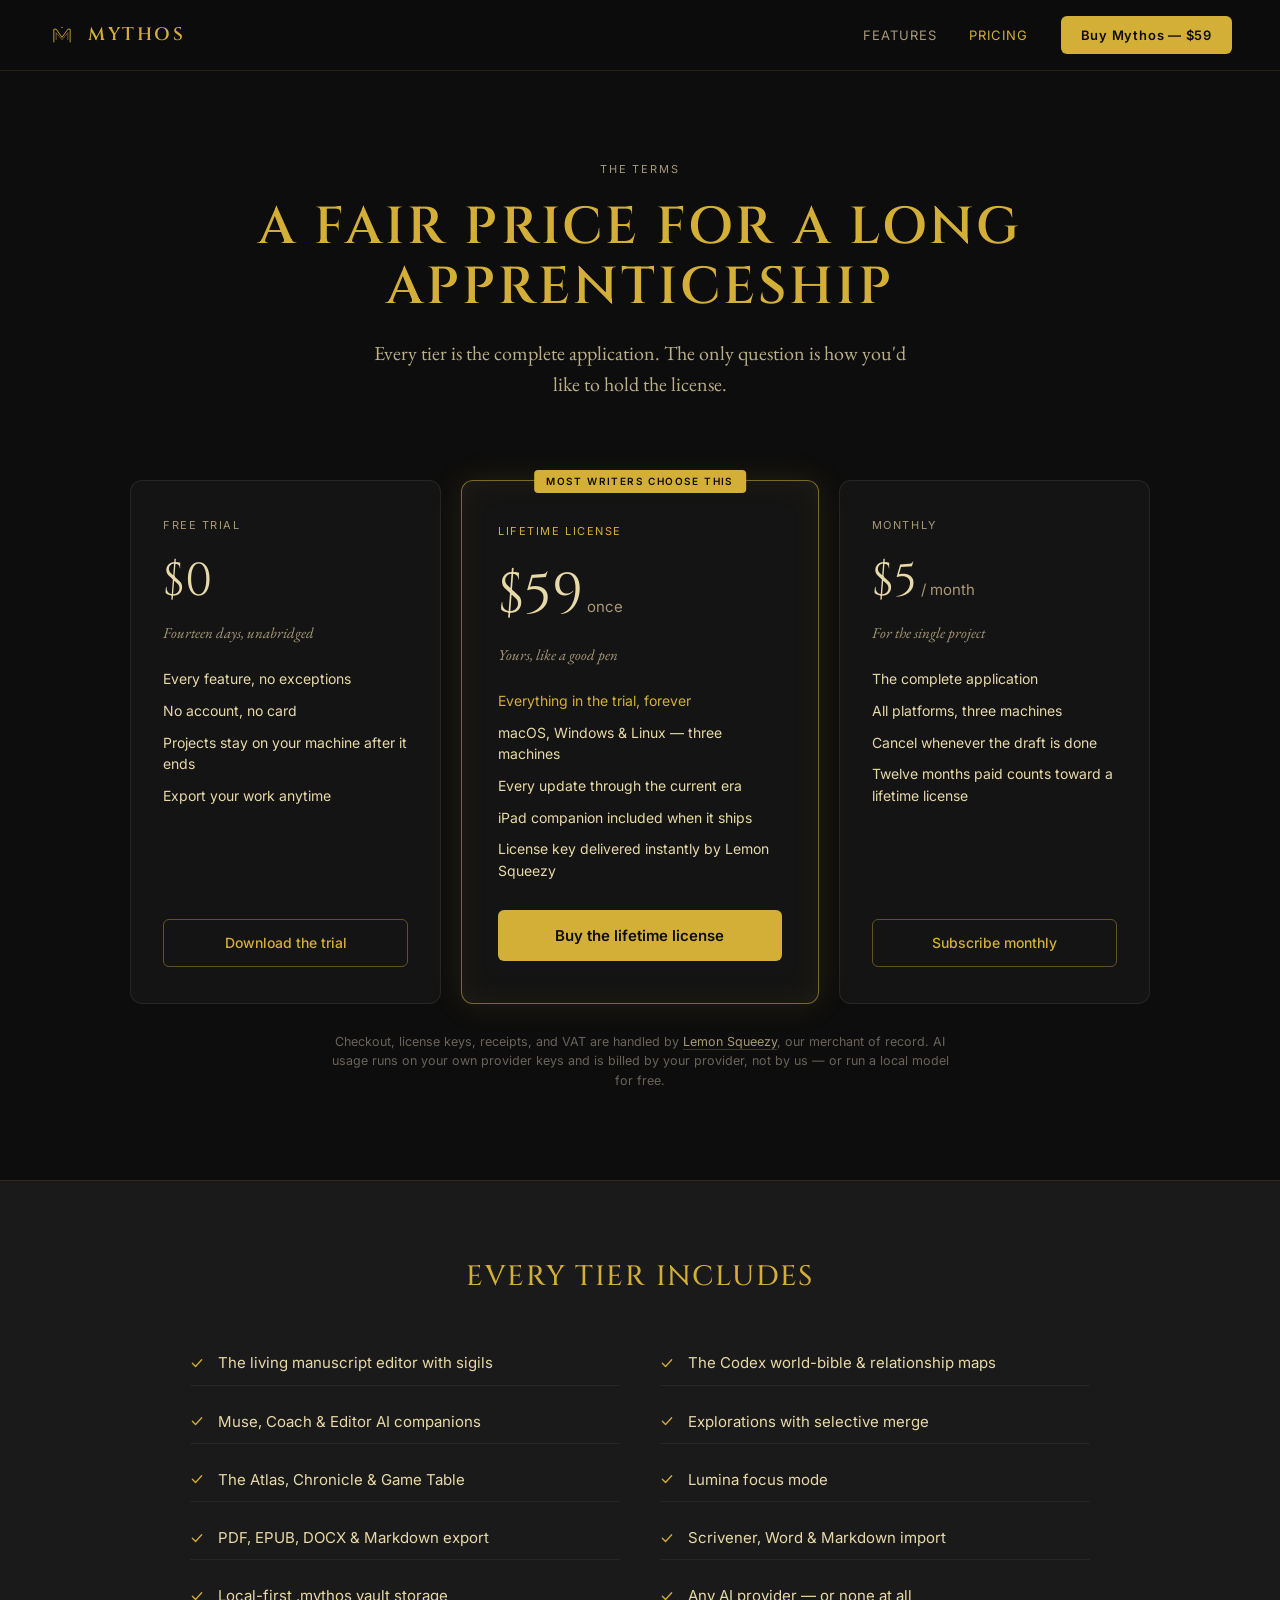
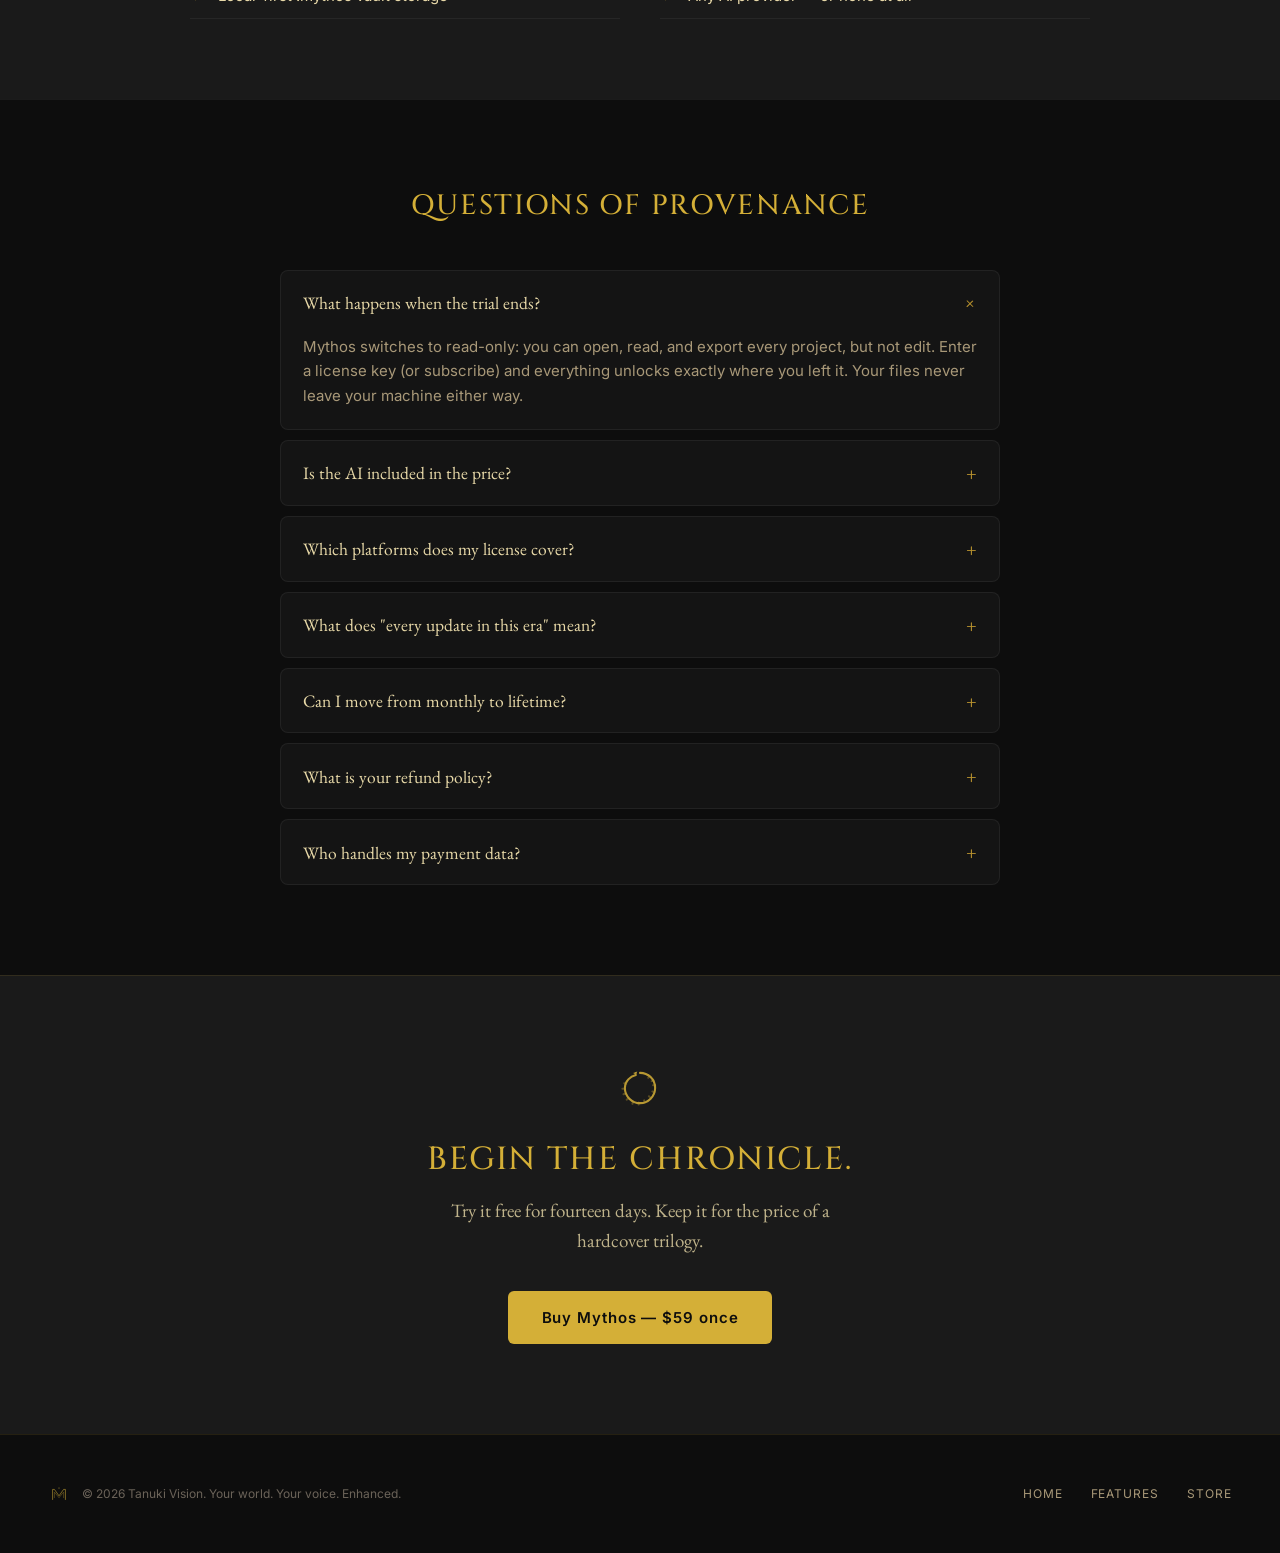
<file: pricing-launch.html>
<!DOCTYPE html>
<html lang="en">
<head>
<meta charset="utf-8">
<meta name="viewport" content="width=device-width, initial-scale=1">
<title>Mythos — Pricing</title>
<meta name="description" content="Mythos pricing: 14-day free trial, $59 lifetime license, or $5/month. Every tier is the complete application. Local-first storage, bring your own AI provider.">
<link rel="icon" type="image/svg+xml" href="assets/logo-m.svg">
<link rel="stylesheet" href="assets/colors_and_type.css">
<style>
  html{scroll-behavior:smooth}
  body{margin:0;background:#0D0D0D;overflow-x:hidden}
  ::selection{background:rgba(212,175,55,.25)}
  @keyframes goldPulse{0%,100%{box-shadow:0 0 0 1px #D4AF37,0 0 16px rgba(212,175,55,.35)}50%{box-shadow:0 0 0 1px #D4AF37,0 0 28px rgba(212,175,55,.6)}}
  .nav-link{font-size:13px;letter-spacing:.08em;text-transform:uppercase;color:#A89878;border-bottom:none;transition:color 200ms}
  .nav-link:hover{color:#D4AF37}
  .nav-link.active{color:#D4AF37}
  .buy-btn{font-family:var(--font-sans);font-size:13px;font-weight:600;letter-spacing:.06em;color:#0D0D0D;background:#D4AF37;padding:9px 20px;border-radius:6px;border-bottom:none;transition:background 200ms;cursor:pointer;display:inline-block;text-decoration:none}
  .buy-btn:hover{background:#E8C547}
  .js-purchase{cursor:pointer}
  .faq{background:#141414;border:1px solid rgba(255,255,255,.06);border-radius:8px;overflow:hidden}
  .faq summary{list-style:none;display:flex;justify-content:space-between;align-items:center;gap:16px;padding:18px 22px;cursor:pointer;font-family:var(--font-serif);font-size:17.5px;color:#E8D9A8;transition:background 150ms}
  .faq summary::-webkit-details-marker{display:none}
  .faq summary:hover{background:#161616}
  .faq summary .mark{color:#B8922E;font-size:18px;flex:none;transition:transform 200ms}
  .faq[open] summary .mark{transform:rotate(45deg)}
  .faq .answer{font-size:15px;line-height:1.65;color:#A89878;margin:0;padding:0 22px 20px;text-wrap:pretty}
  #purchase-modal{position:fixed;inset:0;z-index:100;display:none;align-items:center;justify-content:center;background:rgba(13,13,13,.75);backdrop-filter:blur(6px);padding:24px;animation:pmFade 200ms ease-out}
  #purchase-modal.open{display:flex}
  #purchase-modal .box{max-width:420px;width:100%;background:#141414;border:1px solid rgba(212,175,55,.4);border-radius:12px;box-shadow:0 24px 48px rgba(0,0,0,.7),inset 0 0 24px rgba(212,175,55,.06);padding:32px 32px 26px;text-align:center;position:relative;animation:pmRise 260ms cubic-bezier(.4,0,.2,1)}
  #purchase-modal .sigil{display:inline-block;width:34px;height:34px;background:#D4AF37;-webkit-mask:url('assets/sigils/quill.svg') center/contain no-repeat;mask:url('assets/sigils/quill.svg') center/contain no-repeat;margin-bottom:14px}
  #purchase-modal h3{font-family:var(--font-display);font-size:16px;font-weight:600;letter-spacing:.12em;text-transform:uppercase;color:#D4AF37;margin:0 0 12px}
  #purchase-modal p{font-family:var(--font-serif);font-size:16.5px;line-height:1.55;color:rgba(232,217,168,.9);margin:0 0 22px;text-wrap:pretty}
  #purchase-modal button{font-family:var(--font-sans);font-size:13px;font-weight:600;letter-spacing:.06em;color:#0D0D0D;background:#D4AF37;border:none;border-radius:6px;padding:10px 22px;cursor:pointer;transition:background 200ms}
  #purchase-modal button:hover{background:#E8C547}
  #purchase-modal .close{position:absolute;top:10px;right:12px;background:none;color:#6B6359;border:none;font-size:22px;padding:4px 10px;cursor:pointer;transition:color 200ms;border-radius:4px}
  #purchase-modal .close:hover{color:#D4AF37;background:transparent}
  @keyframes pmFade{from{opacity:0}to{opacity:1}}
  @keyframes pmRise{from{opacity:0;transform:translateY(12px)}to{opacity:1;transform:translateY(0)}}
</style>
</head>
<body>
<div style="min-height:100vh;background:#0D0D0D;color:#E8D9A8;font-family:var(--font-sans)">

<nav style="position:sticky;top:0;z-index:50;display:flex;align-items:center;justify-content:space-between;padding:16px 48px;background:rgba(13,13,13,.85);backdrop-filter:blur(12px);border-bottom:1px solid rgba(212,175,55,.12)">
  <a href="landing.html" style="display:flex;align-items:center;gap:12px;border-bottom:none">
    <span role="img" aria-label="Mythos" style="display:inline-block;width:28px;height:28px;background:#D4AF37;-webkit-mask:url('assets/logo-m.svg') center/contain no-repeat;mask:url('assets/logo-m.svg') center/contain no-repeat"></span>
    <span style="font-family:var(--font-display);font-size:18px;letter-spacing:.14em;color:#D4AF37;font-weight:600">MYTHOS</span>
  </a>
  <div style="display:flex;align-items:center;gap:32px">
    <a href="features.html" class="nav-link">Features</a>
    <a href="pricing.html" class="nav-link active">Pricing</a>
    <a href="#" class="buy-btn js-purchase">Buy Mythos — $59</a>
  </div>
</nav>

<header style="padding:90px 48px 60px;text-align:center">
  <p style="font-size:11px;letter-spacing:.18em;text-transform:uppercase;color:#A89878;margin:0 0 20px">The Terms</p>
  <h1 style="font-family:var(--font-display);font-size:52px;font-weight:600;letter-spacing:.06em;text-transform:uppercase;color:#D4AF37;margin:0 0 20px;line-height:1.15">A fair price for a long apprenticeship</h1>
  <p style="font-family:var(--font-serif);font-size:20px;color:rgba(232,217,168,.8);max-width:560px;margin:0 auto;text-wrap:pretty">Every tier is the complete application. The only question is how you'd like to hold the license.</p>
</header>

<section style="padding:20px 48px 90px">
  <div style="max-width:1020px;margin:0 auto;display:grid;grid-template-columns:1fr 1.15fr 1fr;gap:20px;align-items:stretch">

    <div style="background:#141414;border:1px solid rgba(255,255,255,.08);border-radius:12px;padding:36px 32px;display:flex;flex-direction:column">
      <p style="font-size:11px;letter-spacing:.14em;text-transform:uppercase;color:#A89878;margin:0 0 12px">Free Trial</p>
      <p style="margin:0 0 4px"><span style="font-family:var(--font-display);font-size:46px;color:#E8D9A8">$0</span></p>
      <p style="font-family:var(--font-serif);font-style:italic;font-size:15px;color:#A89878;margin:0 0 24px">Fourteen days, unabridged</p>
      <div style="display:flex;flex-direction:column;gap:10px;font-size:14px;color:#E8D9A8;flex:1">
        <span>Every feature, no exceptions</span>
        <span>No account, no card</span>
        <span>Projects stay on your machine after it ends</span>
        <span>Export your work anytime</span>
      </div>
      <a href="#" class="js-purchase" style="display:block;text-align:center;font-size:14px;font-weight:500;color:#D4AF37;border:1px solid rgba(212,175,55,.4);padding:12px;border-radius:6px;margin-top:28px;border-bottom:1px solid rgba(212,175,55,.4);transition:all 200ms;text-decoration:none">Download the trial</a>
    </div>

    <div style="background:#141414;border:1px solid rgba(212,175,55,.55);border-radius:12px;padding:42px 36px;display:flex;flex-direction:column;position:relative;box-shadow:inset 0 0 32px rgba(212,175,55,.06),0 0 32px rgba(212,175,55,.12)">
      <span style="position:absolute;top:-11px;left:50%;transform:translateX(-50%);font-size:10px;letter-spacing:.14em;text-transform:uppercase;color:#0D0D0D;background:#D4AF37;border-radius:4px;padding:4px 12px;font-weight:600;white-space:nowrap">Most writers choose this</span>
      <p style="font-size:11px;letter-spacing:.14em;text-transform:uppercase;color:#D4AF37;margin:0 0 12px">Lifetime License</p>
      <p style="margin:0 0 4px"><span style="font-family:var(--font-display);font-size:56px;color:#E8D9A8">$59</span><span style="font-size:15px;color:#A89878"> once</span></p>
      <p style="font-family:var(--font-serif);font-style:italic;font-size:15px;color:#A89878;margin:0 0 24px">Yours, like a good pen</p>
      <div style="display:flex;flex-direction:column;gap:10px;font-size:14px;color:#E8D9A8;flex:1">
        <span style="color:#D4AF37">Everything in the trial, forever</span>
        <span>macOS, Windows &amp; Linux — three machines</span>
        <span>Every update through the current era</span>
        <span>iPad companion included when it ships</span>
        <span>License key delivered instantly by Lemon Squeezy</span>
      </div>
      <a href="#" class="js-purchase" style="display:block;text-align:center;font-size:15px;font-weight:600;color:#0D0D0D;background:#D4AF37;padding:14px;border-radius:6px;margin-top:28px;border-bottom:none;animation:goldPulse 3s ease-in-out infinite;transition:background 200ms;text-decoration:none">Buy the lifetime license</a>
    </div>

    <div style="background:#141414;border:1px solid rgba(255,255,255,.08);border-radius:12px;padding:36px 32px;display:flex;flex-direction:column">
      <p style="font-size:11px;letter-spacing:.14em;text-transform:uppercase;color:#A89878;margin:0 0 12px">Monthly</p>
      <p style="margin:0 0 4px"><span style="font-family:var(--font-display);font-size:46px;color:#E8D9A8">$5</span><span style="font-size:15px;color:#A89878"> / month</span></p>
      <p style="font-family:var(--font-serif);font-style:italic;font-size:15px;color:#A89878;margin:0 0 24px">For the single project</p>
      <div style="display:flex;flex-direction:column;gap:10px;font-size:14px;color:#E8D9A8;flex:1">
        <span>The complete application</span>
        <span>All platforms, three machines</span>
        <span>Cancel whenever the draft is done</span>
        <span>Twelve months paid counts toward a lifetime license</span>
      </div>
      <a href="#" class="js-purchase" style="display:block;text-align:center;font-size:14px;font-weight:500;color:#D4AF37;border:1px solid rgba(212,175,55,.4);padding:12px;border-radius:6px;margin-top:28px;border-bottom:1px solid rgba(212,175,55,.4);transition:all 200ms;text-decoration:none">Subscribe monthly</a>
    </div>

  </div>
  <p style="text-align:center;font-size:12.5px;color:#6B6359;margin:28px auto 0;max-width:620px">Checkout, license keys, receipts, and VAT are handled by <a href="https://mythoswriter.lemonsqueezy.com" style="color:#A89878;border-bottom:1px solid rgba(168,152,120,.3)">Lemon Squeezy</a>, our merchant of record. AI usage runs on your own provider keys and is billed by your provider, not by us — or run a local model for free.</p>
</section>

<section style="padding:80px 48px;background:#1A1A1A;border-top:1px solid rgba(212,175,55,.12)">
  <div style="max-width:900px;margin:0 auto">
    <h2 style="font-family:var(--font-display);font-size:28px;font-weight:500;letter-spacing:.06em;text-transform:uppercase;color:#D4AF37;text-align:center;margin:0 0 48px">Every tier includes</h2>
    <div style="display:grid;grid-template-columns:repeat(2,1fr);gap:14px 40px">
      <div style="display:flex;gap:14px;align-items:baseline;padding:10px 0;border-bottom:1px solid rgba(255,255,255,.05)"><svg width="14" height="14" viewBox="0 0 24 24" fill="none" stroke="#D4AF37" stroke-width="2.2" stroke-linecap="round" stroke-linejoin="round" style="flex:none;align-self:center"><path d="M4 12.5 9.5 18 20 6.5"></path></svg><span style="font-size:15px;color:#E8D9A8">The living manuscript editor with sigils</span></div>
      <div style="display:flex;gap:14px;align-items:baseline;padding:10px 0;border-bottom:1px solid rgba(255,255,255,.05)"><svg width="14" height="14" viewBox="0 0 24 24" fill="none" stroke="#D4AF37" stroke-width="2.2" stroke-linecap="round" stroke-linejoin="round" style="flex:none;align-self:center"><path d="M4 12.5 9.5 18 20 6.5"></path></svg><span style="font-size:15px;color:#E8D9A8">The Codex world-bible &amp; relationship maps</span></div>
      <div style="display:flex;gap:14px;align-items:baseline;padding:10px 0;border-bottom:1px solid rgba(255,255,255,.05)"><svg width="14" height="14" viewBox="0 0 24 24" fill="none" stroke="#D4AF37" stroke-width="2.2" stroke-linecap="round" stroke-linejoin="round" style="flex:none;align-self:center"><path d="M4 12.5 9.5 18 20 6.5"></path></svg><span style="font-size:15px;color:#E8D9A8">Muse, Coach &amp; Editor AI companions</span></div>
      <div style="display:flex;gap:14px;align-items:baseline;padding:10px 0;border-bottom:1px solid rgba(255,255,255,.05)"><svg width="14" height="14" viewBox="0 0 24 24" fill="none" stroke="#D4AF37" stroke-width="2.2" stroke-linecap="round" stroke-linejoin="round" style="flex:none;align-self:center"><path d="M4 12.5 9.5 18 20 6.5"></path></svg><span style="font-size:15px;color:#E8D9A8">Explorations with selective merge</span></div>
      <div style="display:flex;gap:14px;align-items:baseline;padding:10px 0;border-bottom:1px solid rgba(255,255,255,.05)"><svg width="14" height="14" viewBox="0 0 24 24" fill="none" stroke="#D4AF37" stroke-width="2.2" stroke-linecap="round" stroke-linejoin="round" style="flex:none;align-self:center"><path d="M4 12.5 9.5 18 20 6.5"></path></svg><span style="font-size:15px;color:#E8D9A8">The Atlas, Chronicle &amp; Game Table</span></div>
      <div style="display:flex;gap:14px;align-items:baseline;padding:10px 0;border-bottom:1px solid rgba(255,255,255,.05)"><svg width="14" height="14" viewBox="0 0 24 24" fill="none" stroke="#D4AF37" stroke-width="2.2" stroke-linecap="round" stroke-linejoin="round" style="flex:none;align-self:center"><path d="M4 12.5 9.5 18 20 6.5"></path></svg><span style="font-size:15px;color:#E8D9A8">Lumina focus mode</span></div>
      <div style="display:flex;gap:14px;align-items:baseline;padding:10px 0;border-bottom:1px solid rgba(255,255,255,.05)"><svg width="14" height="14" viewBox="0 0 24 24" fill="none" stroke="#D4AF37" stroke-width="2.2" stroke-linecap="round" stroke-linejoin="round" style="flex:none;align-self:center"><path d="M4 12.5 9.5 18 20 6.5"></path></svg><span style="font-size:15px;color:#E8D9A8">PDF, EPUB, DOCX &amp; Markdown export</span></div>
      <div style="display:flex;gap:14px;align-items:baseline;padding:10px 0;border-bottom:1px solid rgba(255,255,255,.05)"><svg width="14" height="14" viewBox="0 0 24 24" fill="none" stroke="#D4AF37" stroke-width="2.2" stroke-linecap="round" stroke-linejoin="round" style="flex:none;align-self:center"><path d="M4 12.5 9.5 18 20 6.5"></path></svg><span style="font-size:15px;color:#E8D9A8">Scrivener, Word &amp; Markdown import</span></div>
      <div style="display:flex;gap:14px;align-items:baseline;padding:10px 0;border-bottom:1px solid rgba(255,255,255,.05)"><svg width="14" height="14" viewBox="0 0 24 24" fill="none" stroke="#D4AF37" stroke-width="2.2" stroke-linecap="round" stroke-linejoin="round" style="flex:none;align-self:center"><path d="M4 12.5 9.5 18 20 6.5"></path></svg><span style="font-size:15px;color:#E8D9A8">Local-first .mythos vault storage</span></div>
      <div style="display:flex;gap:14px;align-items:baseline;padding:10px 0;border-bottom:1px solid rgba(255,255,255,.05)"><svg width="14" height="14" viewBox="0 0 24 24" fill="none" stroke="#D4AF37" stroke-width="2.2" stroke-linecap="round" stroke-linejoin="round" style="flex:none;align-self:center"><path d="M4 12.5 9.5 18 20 6.5"></path></svg><span style="font-size:15px;color:#E8D9A8">Any AI provider — or none at all</span></div>
    </div>
  </div>
</section>

<section style="padding:90px 48px;background:#0D0D0D;border-top:1px solid rgba(255,255,255,.06)">
  <div style="max-width:720px;margin:0 auto">
    <h2 style="font-family:var(--font-display);font-size:28px;font-weight:500;letter-spacing:.06em;text-transform:uppercase;color:#D4AF37;text-align:center;margin:0 0 48px">Questions of provenance</h2>
    <div style="display:flex;flex-direction:column;gap:10px">
      <details class="faq" open>
        <summary>What happens when the trial ends? <span class="mark">+</span></summary>
        <p class="answer">Mythos switches to read-only: you can open, read, and export every project, but not edit. Enter a license key (or subscribe) and everything unlocks exactly where you left it. Your files never leave your machine either way.</p>
      </details>
      <details class="faq">
        <summary>Is the AI included in the price? <span class="mark">+</span></summary>
        <p class="answer">The application is. AI calls run on your own provider account — Anthropic, OpenAI, or Google — billed by them at their rates, typically a few dollars a month of ordinary use. Or point Mythos at LM Studio or Ollama on your own hardware and pay nothing at all.</p>
      </details>
      <details class="faq">
        <summary>Which platforms does my license cover? <span class="mark">+</span></summary>
        <p class="answer">macOS, Windows, and Linux — one license activates up to three machines, mixed however you like. The iPad companion, when it ships, is included with both the lifetime license and the subscription.</p>
      </details>
      <details class="faq">
        <summary>What does "every update in this era" mean? <span class="mark">+</span></summary>
        <p class="answer">The lifetime license includes all updates through the current major era of Mythos (we are in Era 4: Reach). If a genuinely new era warrants a paid upgrade someday, license holders get a substantial loyalty discount — and the version you bought keeps working forever.</p>
      </details>
      <details class="faq">
        <summary>Can I move from monthly to lifetime? <span class="mark">+</span></summary>
        <p class="answer">Yes. Every month you have paid counts toward the lifetime price — after twelve months you can convert for the difference. Write to us from your Lemon Squeezy receipt and we handle it.</p>
      </details>
      <details class="faq">
        <summary>What is your refund policy? <span class="mark">+</span></summary>
        <p class="answer">Thirty days, no questions, through Lemon Squeezy. Though with a fourteen-day full trial before you pay, we suspect you will already know.</p>
      </details>
      <details class="faq">
        <summary>Who handles my payment data? <span class="mark">+</span></summary>
        <p class="answer">Lemon Squeezy is our merchant of record — they process payment, deliver your license key, handle VAT and sales tax, and issue receipts. We never see your card details.</p>
      </details>
    </div>
  </div>
</section>

<section style="padding:90px 48px;background:#1A1A1A;border-top:1px solid rgba(212,175,55,.12);text-align:center">
  <span style="display:inline-block;width:44px;height:44px;opacity:.85;margin-bottom:24px;background:#D4AF37;-webkit-mask:url('assets/sigils/ouroboros.svg') center/contain no-repeat;mask:url('assets/sigils/ouroboros.svg') center/contain no-repeat"></span>
  <h2 style="font-family:var(--font-display);font-size:32px;font-weight:500;letter-spacing:.06em;text-transform:uppercase;color:#D4AF37;margin:0 0 18px">Begin the chronicle.</h2>
  <p style="font-family:var(--font-serif);font-size:19px;color:rgba(232,217,168,.8);max-width:440px;margin:0 auto 36px;text-wrap:pretty">Try it free for fourteen days. Keep it for the price of a hardcover trilogy.</p>
  <a href="#" class="buy-btn js-purchase" style="font-size:15px;padding:15px 34px">Buy Mythos — $59 once</a>
</section>

<footer style="background:#0D0D0D;border-top:1px solid rgba(212,175,55,.12);padding:48px;display:flex;align-items:center;justify-content:space-between;flex-wrap:wrap;gap:24px">
  <div style="display:flex;align-items:center;gap:12px">
    <span style="display:inline-block;width:22px;height:22px;opacity:.8;background:#D4AF37;-webkit-mask:url('assets/logo-m.svg') center/contain no-repeat;mask:url('assets/logo-m.svg') center/contain no-repeat"></span>
    <span style="font-size:12px;color:#6B6359">© 2026 Tanuki Vision. Your world. Your voice. Enhanced.</span>
  </div>
  <div style="display:flex;gap:28px">
    <a href="landing.html" class="nav-link" style="font-size:12px">Home</a>
    <a href="features.html" class="nav-link" style="font-size:12px">Features</a>
    <a href="https://mythoswriter.lemonsqueezy.com" class="nav-link" style="font-size:12px">Store</a>
  </div>
</footer>

</div>

<div id="purchase-modal" role="dialog" aria-modal="true" aria-labelledby="pm-title">
  <div class="box">
    <button type="button" class="close" aria-label="Close">×</button>
    <span class="sigil" aria-hidden="true"></span>
    <h3 id="pm-title">Coming Soon</h3>
    <p>Mythos has not been released yet. Stay tuned — it is coming soon.</p>
    <button type="button" class="js-close">Close</button>
  </div>
</div>

<script>
(function(){
  var modal = document.getElementById('purchase-modal');
  function open(e){ if(e) e.preventDefault(); modal.classList.add('open'); document.body.style.overflow='hidden'; }
  function close(){ modal.classList.remove('open'); document.body.style.overflow=''; }
  document.querySelectorAll('.js-purchase').forEach(function(el){ el.addEventListener('click', open); });
  modal.addEventListener('click', function(e){ if(e.target === modal) close(); });
  modal.querySelectorAll('.close, .js-close').forEach(function(b){ b.addEventListener('click', close); });
  document.addEventListener('keydown', function(e){ if(e.key === 'Escape' && modal.classList.contains('open')) close(); });
})();
</script>

</body>
</html>
</file>
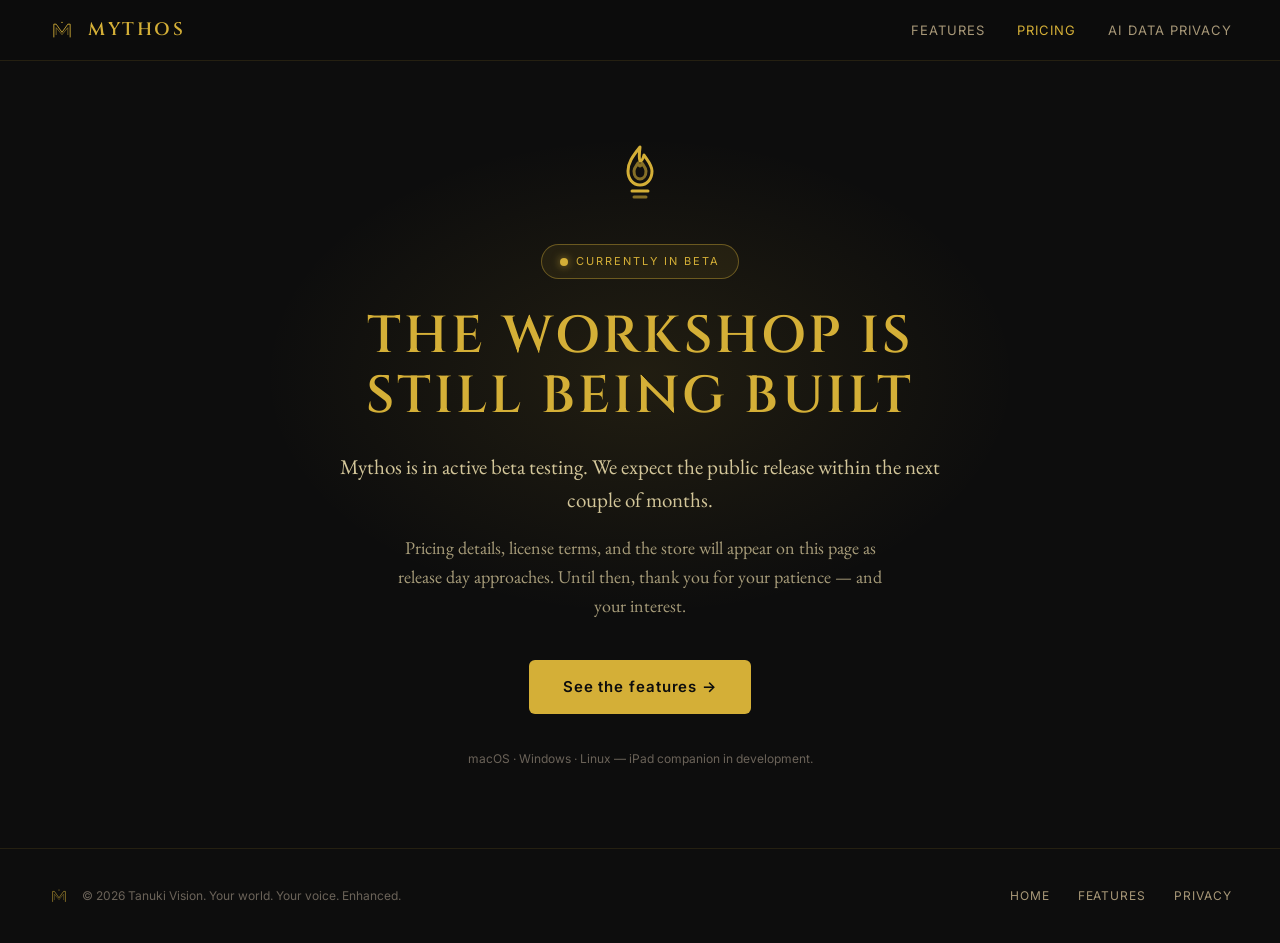
<file: pricing.html>
<!DOCTYPE html>
<html lang="en">
<head>
<meta charset="utf-8">
<meta name="viewport" content="width=device-width, initial-scale=1">
<title>Mythos — Pricing (In Beta)</title>
<meta name="description" content="Mythos is currently in beta testing. Public release is expected within the next couple of months. Pricing will be posted here as launch approaches.">
<link rel="icon" type="image/svg+xml" href="assets/logo-m.svg">
<link rel="stylesheet" href="assets/colors_and_type.css">
<style>
  html{scroll-behavior:smooth}
  body{margin:0;background:#0D0D0D;overflow-x:hidden}
  ::selection{background:rgba(212,175,55,.25)}
  @keyframes emberPulse{0%,100%{opacity:.55;filter:drop-shadow(0 0 12px rgba(212,175,55,.35))}50%{opacity:1;filter:drop-shadow(0 0 24px rgba(212,175,55,.75))}}
  @keyframes fadeUp{from{opacity:0;transform:translateY(18px)}to{opacity:1;transform:translateY(0)}}
  .nav-link{font-size:13px;letter-spacing:.08em;text-transform:uppercase;color:#A89878;border-bottom:none;transition:color 200ms}
  .nav-link:hover{color:#D4AF37}
  .nav-link.active{color:#D4AF37}
  .buy-btn{font-family:var(--font-sans);font-size:13px;font-weight:600;letter-spacing:.06em;color:#0D0D0D;background:#D4AF37;padding:9px 20px;border-radius:6px;border-bottom:none;transition:background 200ms;cursor:pointer}
  .buy-btn:hover{background:#E8C547}
  .js-purchase{cursor:pointer}
  .beta-chip{display:inline-flex;align-items:center;gap:8px;background:rgba(212,175,55,.08);border:1px solid rgba(212,175,55,.4);border-radius:999px;padding:8px 18px;font-family:var(--font-sans);font-size:11px;letter-spacing:.18em;text-transform:uppercase;color:#D4AF37}
  .beta-chip .dot{width:8px;height:8px;border-radius:50%;background:#D4AF37;box-shadow:0 0 8px rgba(212,175,55,.7)}
</style>
</head>
  <!-- Google tag (gtag.js) -->
<script async src="https://www.googletagmanager.com/gtag/js?id=G-XK8KSNM3J2"></script>
<script>
  window.dataLayer = window.dataLayer || [];
  function gtag(){dataLayer.push(arguments);}
  gtag('js', new Date());

  gtag('config', 'G-XK8KSNM3J2');
</script>
<body>
<div style="min-height:100vh;background:#0D0D0D;color:#E8D9A8;font-family:var(--font-sans);display:flex;flex-direction:column">

<nav style="position:sticky;top:0;z-index:50;display:flex;align-items:center;justify-content:space-between;padding:16px 48px;background:rgba(13,13,13,.85);backdrop-filter:blur(12px);border-bottom:1px solid rgba(212,175,55,.12)">
  <a href="landing.html" style="display:flex;align-items:center;gap:12px;border-bottom:none">
    <span role="img" aria-label="Mythos" style="display:inline-block;width:28px;height:28px;background:#D4AF37;-webkit-mask:url('assets/logo-m.svg') center/contain no-repeat;mask:url('assets/logo-m.svg') center/contain no-repeat"></span>
    <span style="font-family:var(--font-display);font-size:18px;letter-spacing:.14em;color:#D4AF37;font-weight:600">MYTHOS</span>
  </a>
  <div style="display:flex;align-items:center;gap:32px">
    <a href="features.html" class="nav-link">Features</a>
    <a href="pricing.html" class="nav-link active">Pricing</a>
    <a href="privacy.html" class="nav-link">AI Data Privacy</a>
  </div>
</nav>

<main style="flex:1;display:flex;align-items:center;justify-content:center;padding:80px 48px;position:relative;overflow:hidden">
  <div style="position:absolute;left:50%;top:40%;transform:translate(-50%,-50%);width:820px;height:520px;max-width:100%;background:radial-gradient(ellipse at center,rgba(212,175,55,.10),transparent 65%);pointer-events:none"></div>

  <div style="position:relative;max-width:640px;width:100%;text-align:center;animation:fadeUp 700ms cubic-bezier(.4,0,.2,1) both">

    <span style="display:inline-block;width:64px;height:64px;background:#D4AF37;-webkit-mask:url('assets/sigils/muse-ember.svg') center/contain no-repeat;mask:url('assets/sigils/muse-ember.svg') center/contain no-repeat;animation:emberPulse 3s ease-in-out infinite;margin-bottom:32px"></span>

    <div style="margin:0 0 28px">
      <span class="beta-chip"><span class="dot"></span>Currently in Beta</span>
    </div>

    <h1 style="font-family:var(--font-display);font-size:52px;font-weight:600;letter-spacing:.06em;text-transform:uppercase;color:#D4AF37;margin:0 0 24px;line-height:1.15;text-wrap:balance">The workshop is<br>still being built</h1>

    <p style="font-family:var(--font-serif);font-size:21px;line-height:1.55;color:rgba(232,217,168,.9);margin:0 0 18px;text-wrap:pretty">Mythos is in active beta testing. We expect the public release within the next couple of months.</p>

    <p style="font-family:var(--font-serif);font-size:18px;line-height:1.6;color:rgba(232,217,168,.7);margin:0 0 40px;max-width:520px;margin-left:auto;margin-right:auto;text-wrap:pretty">Pricing details, license terms, and the store will appear on this page as release day approaches. Until then, thank you for your patience — and your interest.</p>

    <div style="display:flex;gap:14px;justify-content:center;flex-wrap:wrap">
      <a href="features.html" class="buy-btn" style="font-size:15px;padding:15px 34px">See the features →</a>
    </div>

    <p style="font-size:12px;color:#6B6359;margin:36px 0 0">macOS · Windows · Linux — iPad companion in development.</p>
  </div>
</main>

<footer style="background:#0D0D0D;border-top:1px solid rgba(212,175,55,.12);padding:36px 48px;display:flex;align-items:center;justify-content:space-between;flex-wrap:wrap;gap:24px">
  <div style="display:flex;align-items:center;gap:12px">
    <span style="display:inline-block;width:22px;height:22px;opacity:.8;background:#D4AF37;-webkit-mask:url('assets/logo-m.svg') center/contain no-repeat;mask:url('assets/logo-m.svg') center/contain no-repeat"></span>
    <span style="font-size:12px;color:#6B6359">© 2026 Tanuki Vision. Your world. Your voice. Enhanced.</span>
  </div>
  <div style="display:flex;gap:28px">
    <a href="landing.html" class="nav-link" style="font-size:12px">Home</a>
    <a href="features.html" class="nav-link" style="font-size:12px">Features</a>
    <a href="privacy.html" class="nav-link" style="font-size:12px">Privacy</a>
  </div>
</footer>

</div>
</body>
</html>
</file>
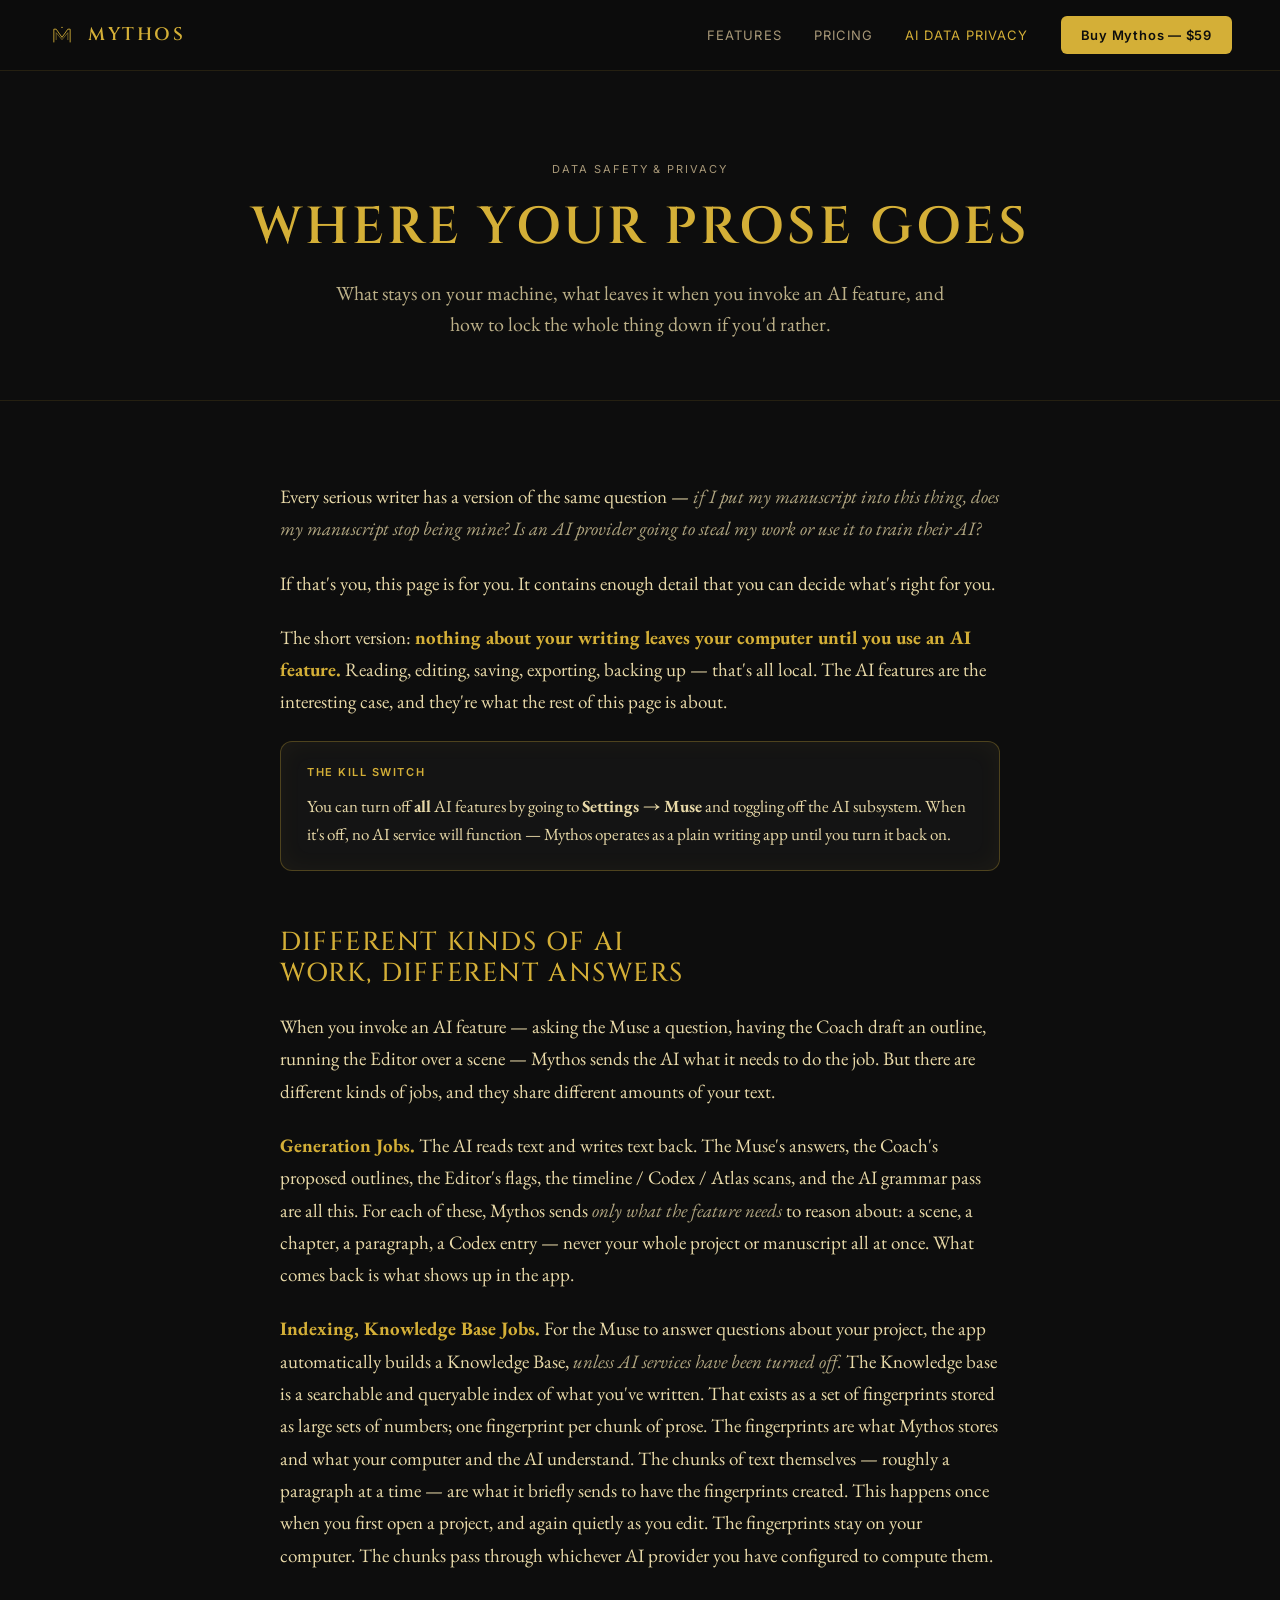
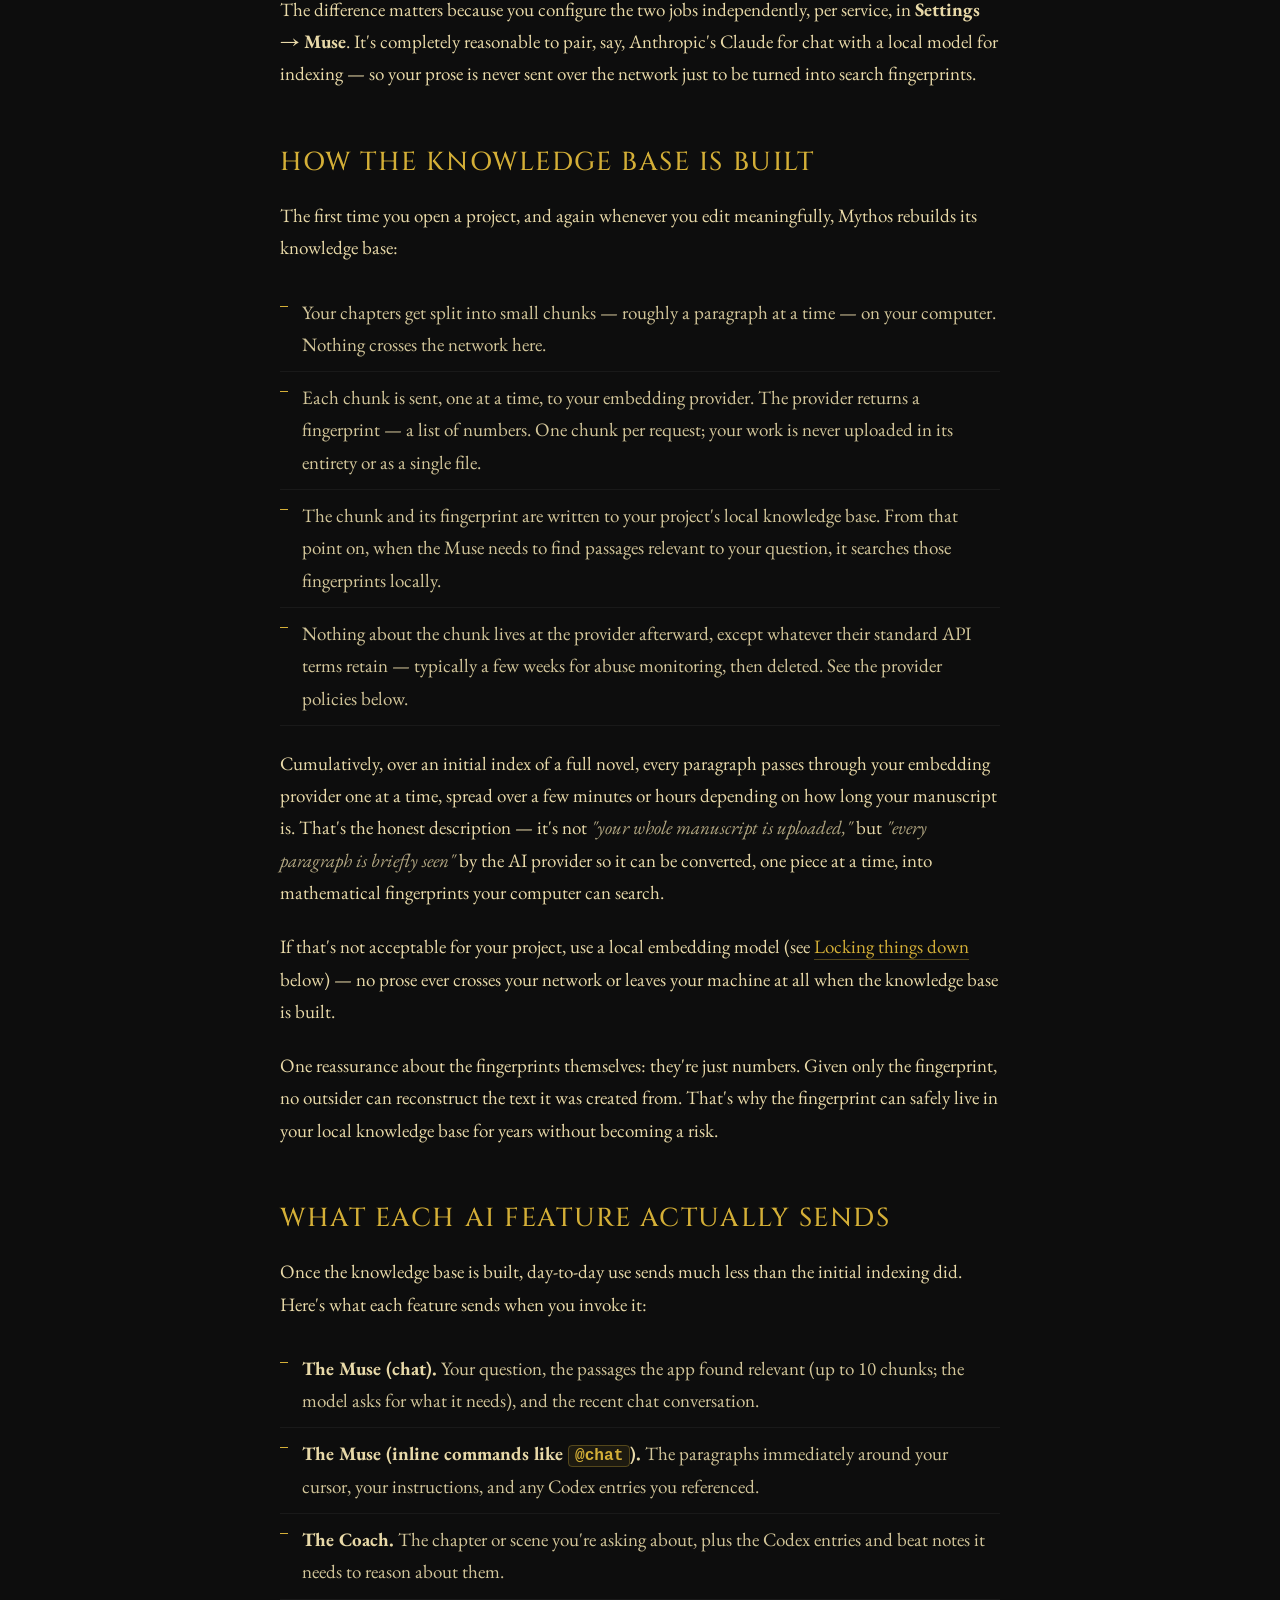
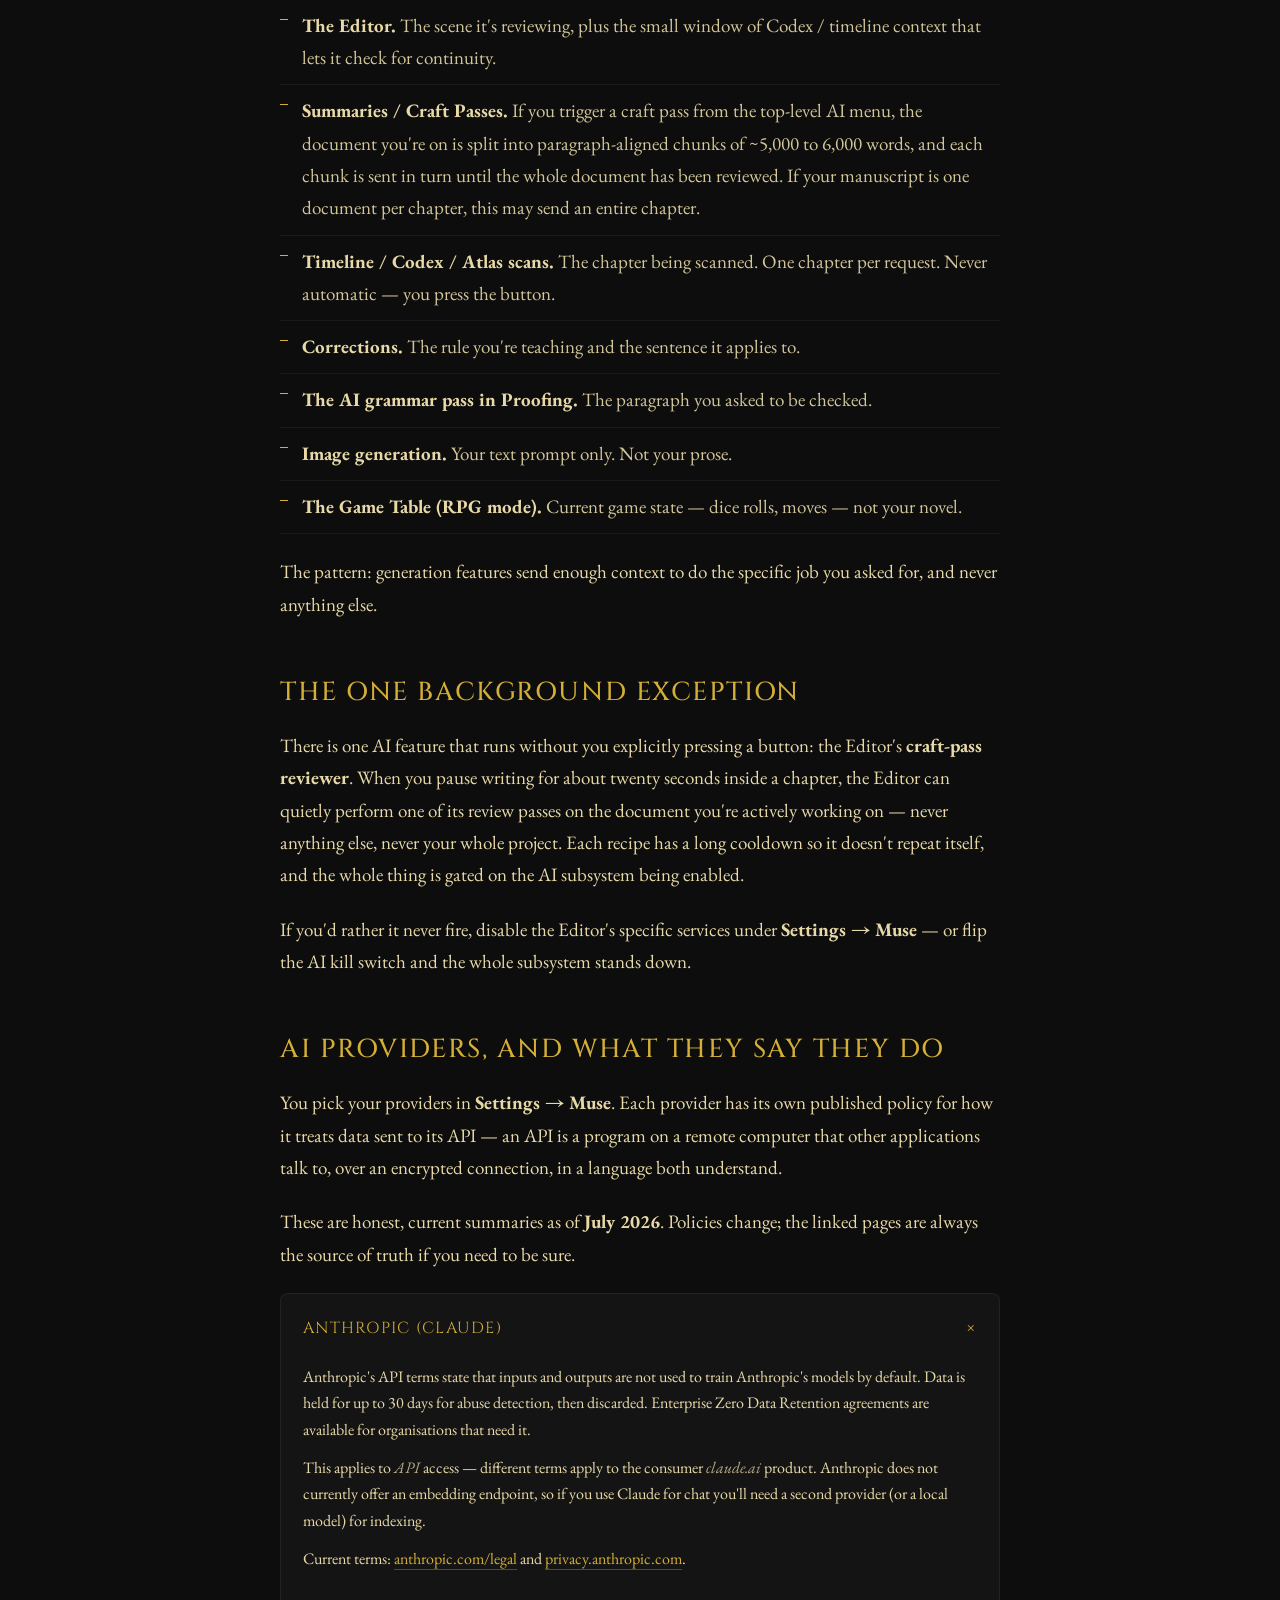
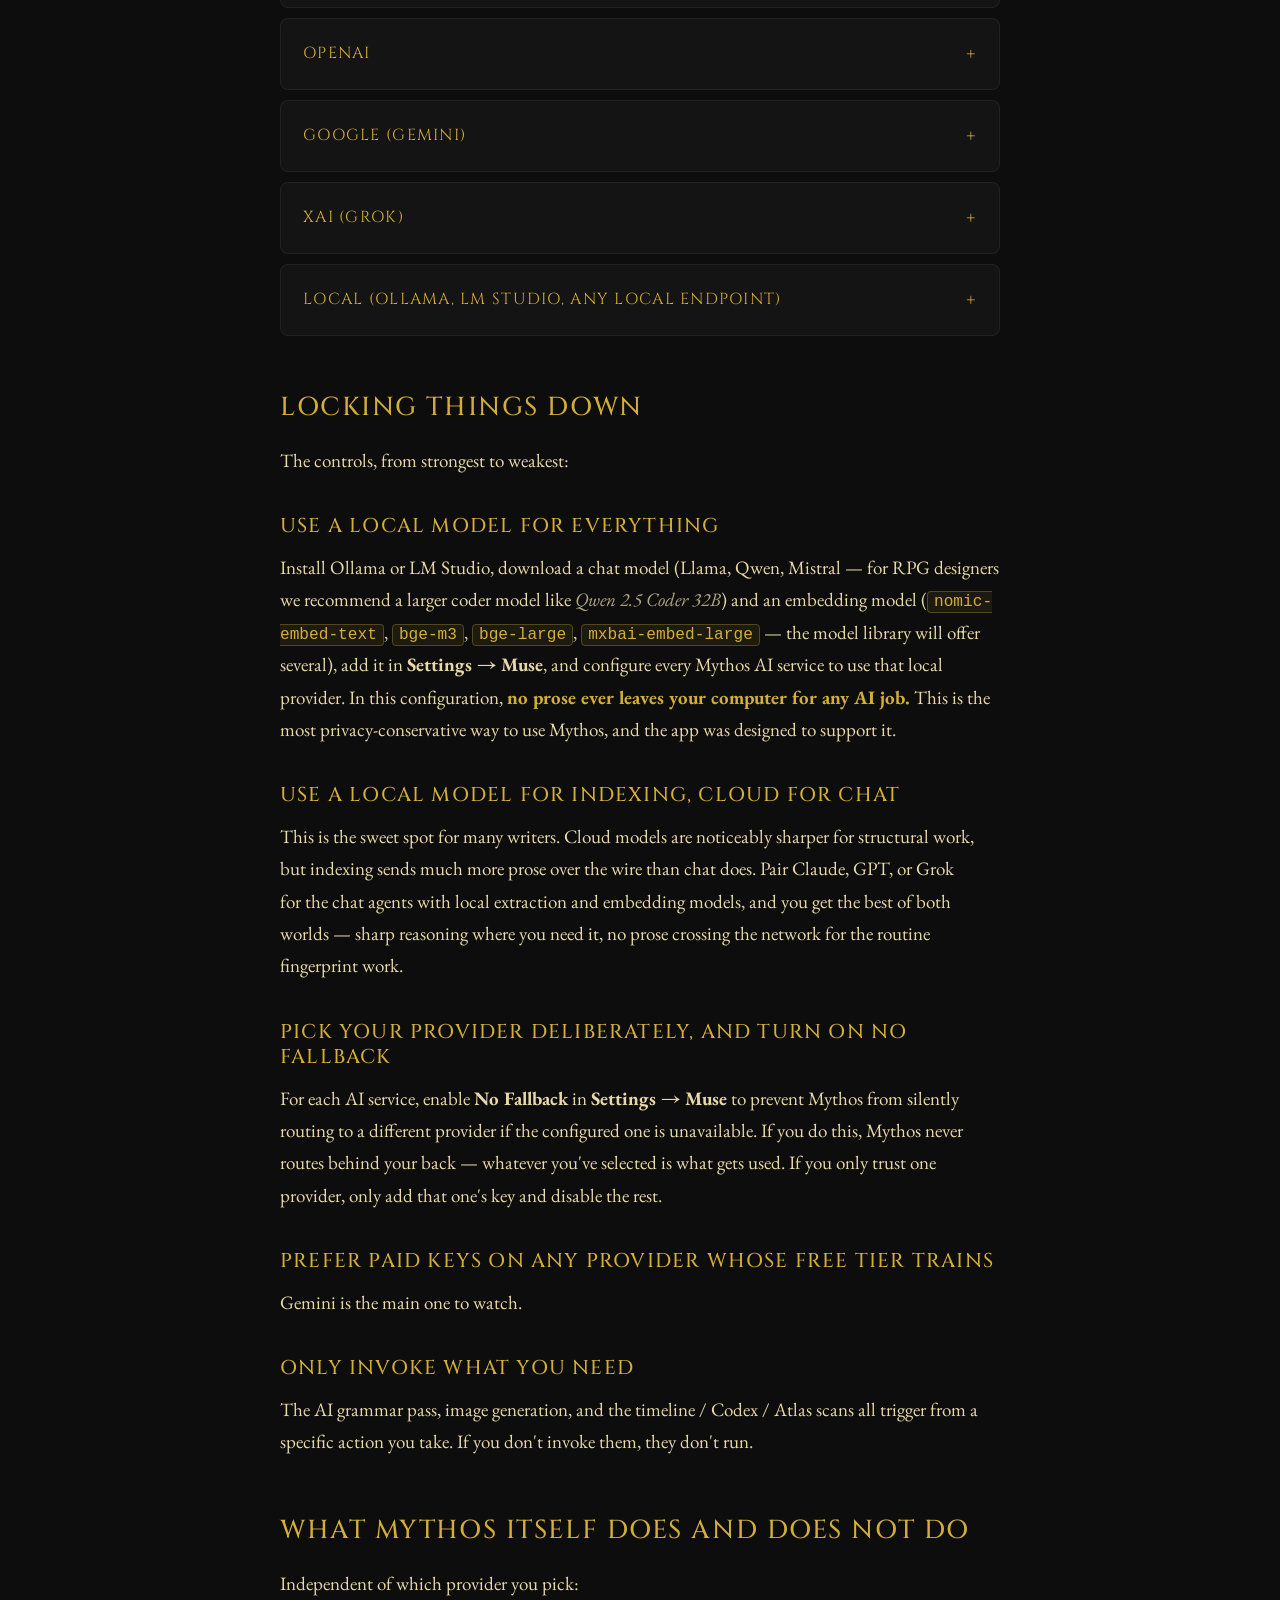
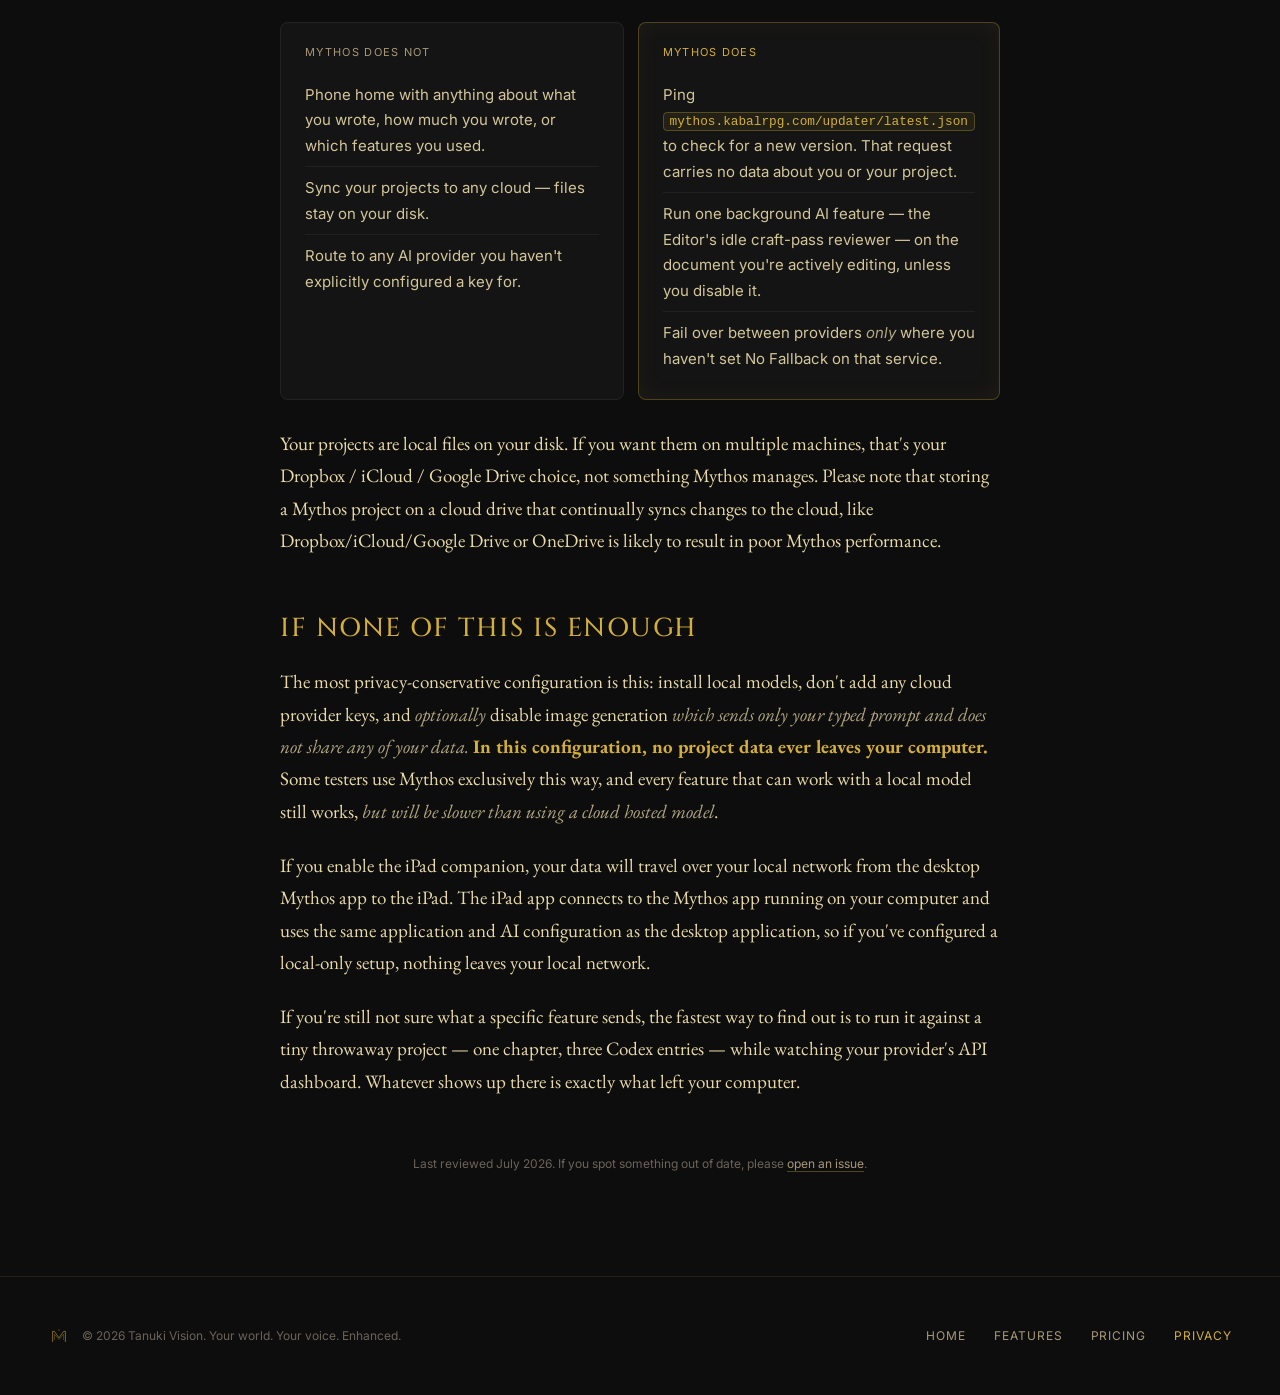
<file: privacy.html>
<!DOCTYPE html>
<html lang="en">
<head>
<meta charset="utf-8">
<meta name="viewport" content="width=device-width, initial-scale=1">
<title>Mythos — Where your prose goes</title>
<meta name="description" content="What stays local, what gets sent to your AI providers when you invoke a feature, and how to lock the whole thing down if you prefer.">
<link rel="icon" type="image/svg+xml" href="assets/logo-m.svg">
<link rel="stylesheet" href="assets/colors_and_type.css">
<style>
  html{scroll-behavior:smooth}
  body{margin:0;background:#0D0D0D;overflow-x:hidden}
  ::selection{background:rgba(212,175,55,.25)}
  .nav-link{font-size:13px;letter-spacing:.08em;text-transform:uppercase;color:#A89878;border-bottom:none;transition:color 200ms}
  .nav-link:hover{color:#D4AF37}
  .nav-link.active{color:#D4AF37}
  .buy-btn{font-family:var(--font-sans);font-size:13px;font-weight:600;letter-spacing:.06em;color:#0D0D0D;background:#D4AF37;padding:9px 20px;border-radius:6px;border-bottom:none;transition:background 200ms;cursor:pointer;display:inline-block;text-decoration:none}
  .buy-btn:hover{background:#E8C547}
  .js-purchase{cursor:pointer}
  .prose{font-family:var(--font-serif);font-size:19px;line-height:1.7;color:rgba(232,217,168,.9);max-width:720px;margin:0 auto}
  .prose > p{margin:0 0 22px;text-wrap:pretty}
  .prose > h2{font-family:var(--font-display);font-size:26px;font-weight:500;letter-spacing:.06em;text-transform:uppercase;color:#D4AF37;line-height:1.2;margin:56px 0 22px;text-wrap:balance}
  .prose > h3{font-family:var(--font-display);font-size:20px;font-weight:500;letter-spacing:.06em;text-transform:uppercase;color:#D4AF37;margin:36px 0 14px}
  .prose ul{margin:0 0 22px;padding:0;list-style:none}
  .prose ul li{padding:10px 0 10px 22px;position:relative;border-bottom:1px solid rgba(255,255,255,.05)}
  .prose ul li::before{content:'';position:absolute;left:0;top:19px;width:8px;height:1px;background:#D4AF37}
  .prose code{font-family:var(--font-mono);font-size:.85em;color:#D4AF37;background:rgba(212,175,55,.08);border:1px solid rgba(212,175,55,.3);border-radius:4px;padding:1px 6px}
  .prose a{color:#D4AF37;border-bottom:1px solid rgba(212,175,55,.35)}
  .prose a:hover{border-bottom-color:#D4AF37}
  .prose em{color:rgba(232,217,168,.75);font-style:italic}
  .prose > blockquote{margin:0 0 22px;padding:20px 24px;background:#141414;border-left:2px solid #D4AF37;border-radius:0 8px 8px 0;color:#E8D9A8;font-family:var(--font-serif);font-style:italic;font-size:18px;line-height:1.6}
  .callout{background:#141414;border:1px solid rgba(212,175,55,.3);border-radius:12px;padding:22px 26px;margin:0 0 28px;box-shadow:inset 0 0 24px rgba(212,175,55,.05);font-family:var(--font-sans)}
  .callout .label{font-size:11px;letter-spacing:.14em;text-transform:uppercase;color:#D4AF37;margin:0 0 12px;font-family:var(--font-sans)}
  .callout p{font-family:var(--font-serif);font-size:17px;line-height:1.6;color:#E8D9A8;margin:0;text-wrap:pretty}
  .two-col{display:grid;grid-template-columns:1fr 1fr;gap:14px;margin:0 0 28px}
  .two-col .box{background:#141414;border:1px solid rgba(255,255,255,.06);border-radius:8px;padding:20px 24px;font-family:var(--font-sans)}
  .two-col .box.gold{border-color:rgba(212,175,55,.3);box-shadow:inset 0 0 24px rgba(212,175,55,.05)}
  .two-col .box p:first-child{font-size:11px;letter-spacing:.12em;text-transform:uppercase;margin:0 0 12px}
  .two-col .box.gold p:first-child{color:#D4AF37}
  .two-col .box:not(.gold) p:first-child{color:#A89878}
  .two-col .box .item{font-size:15px;color:rgba(232,217,168,.9);padding:8px 0;border-bottom:1px solid rgba(255,255,255,.05)}
  .two-col .box .item:last-child{border-bottom:none}
  details.provider{background:#141414;border:1px solid rgba(255,255,255,.06);border-radius:8px;overflow:hidden;margin:0 0 10px}
  details.provider summary{list-style:none;display:flex;justify-content:space-between;align-items:center;gap:16px;padding:18px 22px;cursor:pointer;font-family:var(--font-display);font-size:16px;letter-spacing:.08em;text-transform:uppercase;color:#D4AF37}
  details.provider summary::-webkit-details-marker{display:none}
  details.provider summary:hover{background:#161616}
  details.provider summary .mark{color:#B8922E;font-size:20px;flex:none;transition:transform 200ms}
  details.provider[open] summary .mark{transform:rotate(45deg)}
  details.provider .body{padding:0 22px 22px;font-family:var(--font-serif);font-size:16px;line-height:1.65;color:rgba(232,217,168,.85)}
  details.provider .body p{margin:0 0 12px}
  details.provider .body a{color:#D4AF37;border-bottom:1px solid rgba(212,175,55,.35)}
  #purchase-modal{position:fixed;inset:0;z-index:100;display:none;align-items:center;justify-content:center;background:rgba(13,13,13,.75);backdrop-filter:blur(6px);padding:24px;animation:pmFade 200ms ease-out}
  #purchase-modal.open{display:flex}
  #purchase-modal .box{max-width:420px;width:100%;background:#141414;border:1px solid rgba(212,175,55,.4);border-radius:12px;box-shadow:0 24px 48px rgba(0,0,0,.7),inset 0 0 24px rgba(212,175,55,.06);padding:32px 32px 26px;text-align:center;position:relative;animation:pmRise 260ms cubic-bezier(.4,0,.2,1)}
  #purchase-modal .sigil{display:inline-block;width:34px;height:34px;background:#D4AF37;-webkit-mask:url('assets/sigils/quill.svg') center/contain no-repeat;mask:url('assets/sigils/quill.svg') center/contain no-repeat;margin-bottom:14px}
  #purchase-modal h3{font-family:var(--font-display);font-size:16px;font-weight:600;letter-spacing:.12em;text-transform:uppercase;color:#D4AF37;margin:0 0 12px}
  #purchase-modal p{font-family:var(--font-serif);font-size:16.5px;line-height:1.55;color:rgba(232,217,168,.9);margin:0 0 22px;text-wrap:pretty}
  #purchase-modal button{font-family:var(--font-sans);font-size:13px;font-weight:600;letter-spacing:.06em;color:#0D0D0D;background:#D4AF37;border:none;border-radius:6px;padding:10px 22px;cursor:pointer;transition:background 200ms}
  #purchase-modal button:hover{background:#E8C547}
  #purchase-modal .close{position:absolute;top:10px;right:12px;background:none;color:#6B6359;border:none;font-size:22px;padding:4px 10px;cursor:pointer;transition:color 200ms;border-radius:4px}
  #purchase-modal .close:hover{color:#D4AF37;background:transparent}
  @keyframes pmFade{from{opacity:0}to{opacity:1}}
  @keyframes pmRise{from{opacity:0;transform:translateY(12px)}to{opacity:1;transform:translateY(0)}}
</style>
</head>
  <!-- Google tag (gtag.js) -->
<script async src="https://www.googletagmanager.com/gtag/js?id=G-XK8KSNM3J2"></script>
<script>
  window.dataLayer = window.dataLayer || [];
  function gtag(){dataLayer.push(arguments);}
  gtag('js', new Date());

  gtag('config', 'G-XK8KSNM3J2');
</script>
<body>
<div style="min-height:100vh;background:#0D0D0D;color:#E8D9A8;font-family:var(--font-sans)">

<!-- NAV -->
<nav style="position:sticky;top:0;z-index:50;display:flex;align-items:center;justify-content:space-between;padding:16px 48px;background:rgba(13,13,13,.85);backdrop-filter:blur(12px);border-bottom:1px solid rgba(212,175,55,.12)">
  <a href="landing.html" style="display:flex;align-items:center;gap:12px;border-bottom:none">
    <span role="img" aria-label="Mythos" style="display:inline-block;width:28px;height:28px;background:#D4AF37;-webkit-mask:url('assets/logo-m.svg') center/contain no-repeat;mask:url('assets/logo-m.svg') center/contain no-repeat"></span>
    <span style="font-family:var(--font-display);font-size:18px;letter-spacing:.14em;color:#D4AF37;font-weight:600">MYTHOS</span>
  </a>
  <div style="display:flex;align-items:center;gap:32px">
    <a href="features.html" class="nav-link">Features</a>
    <a href="pricing.html" class="nav-link">Pricing</a>
    <a href="privacy.html" class="nav-link active">AI Data Privacy</a>
    <a href="#" class="buy-btn js-purchase">Buy Mythos — $59</a>
  </div>
</nav>

<!-- HEADER -->
<header style="padding:90px 48px 60px;text-align:center;border-bottom:1px solid rgba(212,175,55,.12)">
  <p style="font-size:11px;letter-spacing:.18em;text-transform:uppercase;color:#A89878;margin:0 0 20px">Data Safety &amp; Privacy</p>
  <h1 style="font-family:var(--font-display);font-size:52px;font-weight:600;letter-spacing:.06em;text-transform:uppercase;color:#D4AF37;margin:0 0 20px;line-height:1.15">Where your prose goes</h1>
  <p style="font-family:var(--font-serif);font-size:20px;color:rgba(232,217,168,.8);max-width:640px;margin:0 auto;text-wrap:pretty">What stays on your machine, what leaves it when you invoke an AI feature, and how to lock the whole thing down if you'd rather.</p>
</header>

<!-- INTRO -->
<section style="padding:80px 48px;background:#0D0D0D">
  <div class="prose">
    <p>Every serious writer has a version of the same question — <em>if I put my manuscript into this thing, does my manuscript stop being mine? Is an AI provider going to steal my work or use it to train their AI?</em></p>

    <p>If that's you, this page is for you. It contains enough detail that you can decide what's right for you.</p>

    <p>The short version: <strong style="color:#D4AF37">nothing about your writing leaves your computer until you use an AI feature.</strong> Reading, editing, saving, exporting, backing up — that's all local. The AI features are the interesting case, and they're what the rest of this page is about.</p>

    <div class="callout">
      <p class="label">The kill switch</p>
      <p>You can turn off <strong>all</strong> AI features by going to <strong>Settings → Muse</strong> and toggling off the AI subsystem. When it's off, no AI service will function — Mythos operates as a plain writing app until you turn it back on.</p>
    </div>

    <h2>DIfferent kinds of AI work, different answers</h2>

    <p>When you invoke an AI feature — asking the Muse a question, having the Coach draft an outline, running the Editor over a scene — Mythos sends the AI what it needs to do the job. But there are different kinds of jobs, and they share different amounts of your text.</p>

    <p><strong style="color:#D4AF37">Generation Jobs.</strong> The AI reads text and writes text back. The Muse's answers, the Coach's proposed outlines, the Editor's flags, the timeline / Codex / Atlas scans, and the AI grammar pass are all this. For each of these, Mythos sends <em>only what the feature needs</em> to reason about: a scene, a chapter, a paragraph, a Codex entry — never your whole project or manuscript all at once. What comes back is what shows up in the app.</p>

    <p><strong style="color:#D4AF37">Indexing, Knowledge Base Jobs.</strong> For the Muse to answer questions about your project, the app automatically builds a Knowledge Base, <em>unless AI services have been turned off.</em> The Knowledge base is a searchable and queryable index of what you've written. That exists as a set of fingerprints stored as large sets of numbers; one fingerprint per chunk of prose. The fingerprints are what Mythos stores and what your computer and the AI understand. The chunks of text themselves — roughly a paragraph at a time — are what it briefly sends to have the fingerprints created. This happens once when you first open a project, and again quietly as you edit. The fingerprints stay on your computer. The chunks pass through whichever AI provider you have configured to compute them.</p>

    <p>The difference matters because you configure the two jobs independently, per service, in <strong>Settings → Muse</strong>. It's completely reasonable to pair, say, Anthropic's Claude for chat with a local model for indexing — so your prose is never sent over the network just to be turned into search fingerprints.</p>

    <h2 id="knowledge-base">How the knowledge base is built</h2>

    <p>The first time you open a project, and again whenever you edit meaningfully, Mythos rebuilds its knowledge base:</p>

    <ul>
      <li>Your chapters get split into small chunks — roughly a paragraph at a time — on your computer. Nothing crosses the network here.</li>
      <li>Each chunk is sent, one at a time, to your embedding provider. The provider returns a fingerprint — a list of numbers. One chunk per request; your work is never uploaded in its entirety or as a single file.</li>
      <li>The chunk and its fingerprint are written to your project's local knowledge base. From that point on, when the Muse needs to find passages relevant to your question, it searches those fingerprints locally.</li>
      <li>Nothing about the chunk lives at the provider afterward, except whatever their standard API terms retain — typically a few weeks for abuse monitoring, then deleted. See the provider policies below.</li>
    </ul>

    <p>Cumulatively, over an initial index of a full novel, every paragraph passes through your embedding provider one at a time, spread over a few minutes or hours depending on how long your manuscript is. That's the honest description — it's not <em>"your whole manuscript is uploaded,"</em> but <em>"every paragraph is briefly seen"</em> by the AI provider so it can be converted, one piece at a time, into mathematical fingerprints your computer can search.</p>

    <p>If that's not acceptable for your project, use a local embedding model (see <a href="#locking-down">Locking things down</a> below) — no prose ever crosses your network or leaves your machine at all when the knowledge base is built.</p>

    <p>One reassurance about the fingerprints themselves: they're just numbers. Given only the fingerprint, no outsider can reconstruct the text it was created from. That's why the fingerprint can safely live in your local knowledge base for years without becoming a risk.</p>

    <h2>What each AI feature actually sends</h2>

    <p>Once the knowledge base is built, day-to-day use sends much less than the initial indexing did. Here's what each feature sends when you invoke it:</p>

    <ul>
      <li><strong style="color:#E8D9A8">The Muse (chat).</strong> Your question, the passages the app found relevant (up to 10 chunks; the model asks for what it needs), and the recent chat conversation.</li>
      <li><strong style="color:#E8D9A8">The Muse (inline commands like <code>@chat</code>).</strong> The paragraphs immediately around your cursor, your instructions, and any Codex entries you referenced.</li>
      <li><strong style="color:#E8D9A8">The Coach.</strong> The chapter or scene you're asking about, plus the Codex entries and beat notes it needs to reason about them.</li>
      <li><strong style="color:#E8D9A8">The Editor.</strong> The scene it's reviewing, plus the small window of Codex / timeline context that lets it check for continuity.</li>
      <li><strong style="color:#E8D9A8">Summaries / Craft Passes.</strong> If you trigger a craft pass from the top-level AI menu, the document you're on is split into paragraph-aligned chunks of ~5,000 to 6,000 words, and each chunk is sent in turn until the whole document has been reviewed. If your manuscript is one document per chapter, this may send an entire chapter.</li>
      <li><strong style="color:#E8D9A8">Timeline / Codex / Atlas scans.</strong> The chapter being scanned. One chapter per request. Never automatic — you press the button.</li>
      <li><strong style="color:#E8D9A8">Corrections.</strong> The rule you're teaching and the sentence it applies to.</li>
      <li><strong style="color:#E8D9A8">The AI grammar pass in Proofing.</strong> The paragraph you asked to be checked.</li>
      <li><strong style="color:#E8D9A8">Image generation.</strong> Your text prompt only. Not your prose.</li>
      <li><strong style="color:#E8D9A8">The Game Table (RPG mode).</strong> Current game state — dice rolls, moves — not your novel.</li>
    </ul>

    <p>The pattern: generation features send enough context to do the specific job you asked for, and never anything else.</p>

    <h2>The one background exception</h2>

    <p>There is one AI feature that runs without you explicitly pressing a button: the Editor's <strong>craft-pass reviewer</strong>. When you pause writing for about twenty seconds inside a chapter, the Editor can quietly perform one of its review passes on the document you're actively working on — never anything else, never your whole project. Each recipe has a long cooldown so it doesn't repeat itself, and the whole thing is gated on the AI subsystem being enabled.</p>

    <p>If you'd rather it never fire, disable the Editor's specific services under <strong>Settings → Muse</strong> — or flip the AI kill switch and the whole subsystem stands down.</p>

    <h2>AI providers, and what they say they do</h2>

    <p>You pick your providers in <strong>Settings → Muse</strong>. Each provider has its own published policy for how it treats data sent to its API — an API is a program on a remote computer that other applications talk to, over an encrypted connection, in a language both understand.</p>

    <p>These are honest, current summaries as of <strong>July 2026</strong>. Policies change; the linked pages are always the source of truth if you need to be sure.</p>

    <details class="provider" open>
      <summary>Anthropic (Claude) <span class="mark">+</span></summary>
      <div class="body">
        <p>Anthropic's API terms state that inputs and outputs are not used to train Anthropic's models by default. Data is held for up to 30 days for abuse detection, then discarded. Enterprise Zero Data Retention agreements are available for organisations that need it.</p>
        <p>This applies to <em>API</em> access — different terms apply to the consumer <em>claude.ai</em> product. Anthropic does not currently offer an embedding endpoint, so if you use Claude for chat you'll need a second provider (or a local model) for indexing.</p>
        <p>Current terms: <a href="https://www.anthropic.com/legal">anthropic.com/legal</a> and <a href="https://privacy.anthropic.com">privacy.anthropic.com</a>.</p>
      </div>
    </details>

    <details class="provider">
      <summary>OpenAI <span class="mark">+</span></summary>
      <div class="body">
        <p>OpenAI's API terms state that traffic is not used to train OpenAI's models by default — a policy in place since March 2023. Data is held for up to 30 days for abuse detection; Zero Retention is available for eligible customers.</p>
        <p>This is the <em>API</em> — ChatGPT (the consumer product) has different, more permissive terms unless you opt out in its Data Controls, so a ChatGPT subscription is <em>not</em> equivalent to an API key.</p>
        <p>Current terms: <a href="https://openai.com/policies">openai.com/policies</a>.</p>
      </div>
    </details>

    <details class="provider">
      <summary>Google (Gemini) <span class="mark">+</span></summary>
      <div class="body">
        <p>Google's Gemini API distinguishes between the free tier and the paid tier. On the <strong style="color:#C96A5E">free tier</strong>, prompts and responses may be used to improve Google products. On the <strong style="color:#D4AF37">paid tier</strong> they are not. If you're on the free tier, treat everything you send as material Google may retain.</p>
        <p>Current terms: <a href="https://ai.google.dev/gemini-api/terms">ai.google.dev/gemini-api/terms</a>.</p>
      </div>
    </details>

    <details class="provider">
      <summary>xAI (Grok) <span class="mark">+</span></summary>
      <div class="body">
        <p>xAI's stated policy is not to train on API inputs or outputs without explicit permission, and to hold data 30 days for auditing before deletion. xAI also offers a Zero Data Retention option available to all customers; enabling ZDR does not affect Mythos in any way.</p>
        <p>To enable ZDR: sign in to <a href="https://console.x.ai">console.x.ai</a>, click the settings cog at the bottom-left, open the <em>General</em> page under <em>Team</em>, and toggle <em>Zero Data Retention (ZDR)</em> on.</p>
        <p>Current terms: <a href="https://x.ai/legal/privacy-policy">x.ai/legal/privacy-policy</a>. ZDR details: <a href="https://docs.x.ai/developers/faq/security#what-is-zero-data-retention-zdr">docs.x.ai · Zero Data Retention</a>.</p>
      </div>
    </details>

    <details class="provider">
      <summary>Local (Ollama, LM Studio, any local endpoint) <span class="mark">+</span></summary>
      <div class="body">
        <p>These AI models run entirely on your machine. None of your data — none of your writing — gets sent anywhere, for any Mythos AI service configured to use a local model. There's no policy to explore because there's no service — <em>you</em> are the operator.</p>
        <p>The trade-off is speed and quality: local models are usually smaller and slower than frontier cloud models, and this shows up most in the Coach's structural work and the timeline / Codex / Atlas / Editor scans. But for <em>indexing</em> — turning chunks into fingerprints — local models are often close to indistinguishable from cloud ones.</p>
      </div>
    </details>

    <h2 id="locking-down">Locking things down</h2>

    <p>The controls, from strongest to weakest:</p>

    <h3>Use a local model for everything</h3>
    <p>Install Ollama or LM Studio, download a chat model (Llama, Qwen, Mistral — for RPG designers we recommend a larger coder model like <em>Qwen 2.5 Coder 32B</em>) and an embedding model (<code>nomic-embed-text</code>, <code>bge-m3</code>, <code>bge-large</code>, <code>mxbai-embed-large</code> — the model library will offer several), add it in <strong>Settings → Muse</strong>, and configure every Mythos AI service to use that local provider. In this configuration, <strong style="color:#D4AF37">no prose ever leaves your computer for any AI job.</strong> This is the most privacy-conservative way to use Mythos, and the app was designed to support it.</p>

    <h3>Use a local model for indexing, cloud for chat</h3>
    <p>This is the sweet spot for many writers. Cloud models are noticeably sharper for structural work, but indexing sends much more prose over the wire than chat does. Pair Claude, GPT, or Grok for the chat agents with local extraction and embedding models, and you get the best of both worlds — sharp reasoning where you need it, no prose crossing the network for the routine fingerprint work.</p>

    <h3>Pick your provider deliberately, and turn on No Fallback</h3>
    <p>For each AI service, enable <strong>No Fallback</strong> in <strong>Settings → Muse</strong> to prevent Mythos from silently routing to a different provider if the configured one is unavailable. If you do this, Mythos never routes behind your back — whatever you've selected is what gets used. If you only trust one provider, only add that one's key and disable the rest.</p>

    <h3>Prefer paid keys on any provider whose free tier trains</h3>
    <p>Gemini is the main one to watch.</p>

    <h3>Only invoke what you need</h3>
    <p>The AI grammar pass, image generation, and the timeline / Codex / Atlas scans all trigger from a specific action you take. If you don't invoke them, they don't run.</p>

    <h2>What Mythos itself does and does not do</h2>

    <p>Independent of which provider you pick:</p>

    <div class="two-col">
      <div class="box">
        <p>Mythos does not</p>
        <div class="item">Phone home with anything about what you wrote, how much you wrote, or which features you used.</div>
        <div class="item">Sync your projects to any cloud — files stay on your disk.</div>
        <div class="item">Route to any AI provider you haven't explicitly configured a key for.</div>
      </div>
      <div class="box gold">
        <p>Mythos does</p>
        <div class="item">Ping <code>mythos.kabalrpg.com/updater/latest.json</code> to check for a new version. That request carries no data about you or your project.</div>
        <div class="item">Run one background AI feature — the Editor's idle craft-pass reviewer — on the document you're actively editing, unless you disable it.</div>
        <div class="item">Fail over between providers <em>only</em> where you haven't set No Fallback on that service.</div>
      </div>
    </div>

    <p>Your projects are local files on your disk. If you want them on multiple machines, that's your Dropbox / iCloud / Google Drive choice, not something Mythos manages. Please note that storing a Mythos project on a cloud drive that continually syncs changes to the cloud, like Dropbox/iCloud/Google Drive or OneDrive is likely to result in poor Mythos performance.</p>

    <h2>If none of this is enough</h2>

    <p>The most privacy-conservative configuration is this: install local models, don't add any cloud provider keys, and <em>optionally</em> disable image generation <em>which sends only your typed prompt and does not share any of your data.</em> <strong style="color:#D4AF37">In this configuration, no project data ever leaves your computer.</strong> Some testers use Mythos exclusively this way, and every feature that can work with a local model still works, <em>but will be slower than using a cloud hosted model</em>.</p>

    <p>If you enable the iPad companion, your data will travel over your local network from the desktop Mythos app to the iPad. The iPad app connects to the Mythos app running on your computer and uses the same application and AI configuration as the desktop application, so if you've configured a local-only setup, nothing leaves your local network.</p>

    <p>If you're still not sure what a specific feature sends, the fastest way to find out is to run it against a tiny throwaway project — one chapter, three Codex entries — while watching your provider's API dashboard. Whatever shows up there is exactly what left your computer.</p>

    <p style="margin-top:56px;text-align:center;font-family:var(--font-sans);font-size:12px;color:#6B6359">Last reviewed July 2026. If you spot something out of date, please <a href="https://github.com/holsat/mythos-releases/issues" style="color:#A89878">open an issue</a>.</p>
  </div>
</section>

<!-- FOOTER -->
<footer style="background:#0D0D0D;border-top:1px solid rgba(212,175,55,.12);padding:48px;display:flex;align-items:center;justify-content:space-between;flex-wrap:wrap;gap:24px">
  <div style="display:flex;align-items:center;gap:12px">
    <span style="display:inline-block;width:22px;height:22px;opacity:.8;background:#D4AF37;-webkit-mask:url('assets/logo-m.svg') center/contain no-repeat;mask:url('assets/logo-m.svg') center/contain no-repeat"></span>
    <span style="font-size:12px;color:#6B6359">© 2026 Tanuki Vision. Your world. Your voice. Enhanced.</span>
  </div>
  <div style="display:flex;gap:28px">
    <a href="landing.html" class="nav-link" style="font-size:12px">Home</a>
    <a href="features.html" class="nav-link" style="font-size:12px">Features</a>
    <a href="pricing.html" class="nav-link" style="font-size:12px">Pricing</a>
    <a href="privacy.html" class="nav-link active" style="font-size:12px">Privacy</a>
  </div>
</footer>

</div>

<div id="purchase-modal" role="dialog" aria-modal="true" aria-labelledby="pm-title">
  <div class="box">
    <button type="button" class="close" aria-label="Close">×</button>
    <span class="sigil" aria-hidden="true"></span>
    <h3 id="pm-title">Coming Soon</h3>
    <p>Mythos has not been released yet. Stay tuned — it is coming soon.</p>
    <button type="button" class="js-close">Close</button>
  </div>
</div>

<script>
(function(){
  var modal = document.getElementById('purchase-modal');
  function openM(e){ if(e) e.preventDefault(); modal.classList.add('open'); document.body.style.overflow='hidden'; }
  function closeM(){ modal.classList.remove('open'); document.body.style.overflow=''; }
  document.querySelectorAll('.js-purchase').forEach(function(el){ el.addEventListener('click', openM); });
  modal.addEventListener('click', function(e){ if(e.target === modal) closeM(); });
  modal.querySelectorAll('.close, .js-close').forEach(function(b){ b.addEventListener('click', closeM); });
  document.addEventListener('keydown', function(e){ if(e.key === 'Escape' && modal.classList.contains('open')) closeM(); });
})();
</script>

</body>
</html>
</file>
<file: assets/colors_and_type.css>
/* ============================================================
   Mythos Design System — Colors, Type, Spacing, Shadows
   Tanuki Vision · Mythos for macOS
   ============================================================ */

@import url('https://fonts.googleapis.com/css2?family=Cinzel:wght@400;500;600;700&family=EB+Garamond:ital,wght@0,400;0,500;0,600;1,400;1,500&family=Inter:wght@400;500;600;700&display=swap');

:root {
  /* ---------- Core palette ---------- */
  --mythos-canvas:          #1A1A1A; /* Deep charcoal — primary canvas */
  --mythos-void:            #0D0D0D; /* Midnight — deeper wells */
  --mythos-obsidian:        #141414; /* Card & panel fill */
  --mythos-ink:             #202020; /* Stepped up card / hover fill */
  --mythos-ink-2:           #2A2A2A; /* Borders-ish, input fill */

  --mythos-gold:            #D4AF37; /* Metallic gold — THE accent */
  --mythos-gold-deep:       #B8922E; /* Antique gold — resting / body gold */
  --mythos-gold-bright:     #E8C547; /* Rare — only for the brightest focus/pulse peaks */
  --mythos-gold-wash:       rgba(212, 175, 55, 0.08); /* Inner-glow fill */

  --mythos-parchment:       #E8D9A8; /* Primary fg on dark */
  --mythos-parchment-dim:   #A89878; /* Secondary fg */
  --mythos-faded-ink:       #6B6359; /* Tertiary / captions */

  /* Lumina (Focus Mode only) */
  --mythos-lumina-hi:       #BFD7E8;
  --mythos-lumina-mid:      #7FA9C9;
  --mythos-lumina-lo:       #4A6B8A;
  --mythos-lumina-glass:    rgba(255, 255, 255, 0.5);

  /* Semantic (muted) */
  --mythos-moss:            #6B8E4E; /* Success */
  --mythos-oxblood:         #A8443A; /* Danger */
  --mythos-amber:           #C98A2E; /* Warning */

  /* ---------- Semantic fg / bg aliases ---------- */
  --bg-0: var(--mythos-canvas);
  --bg-1: var(--mythos-obsidian);
  --bg-2: var(--mythos-ink);
  --bg-3: var(--mythos-ink-2);
  --bg-well: var(--mythos-void);

  --fg-1: var(--mythos-parchment);
  --fg-2: var(--mythos-parchment-dim);
  --fg-3: var(--mythos-faded-ink);
  --fg-accent: var(--mythos-gold);
  --fg-accent-deep: var(--mythos-gold-deep);

  --border-hair: rgba(255, 255, 255, 0.06);
  --border-gold-faint: rgba(212, 175, 55, 0.12);
  --border-gold-med:   rgba(212, 175, 55, 0.30);
  --border-gold-strong:rgba(212, 175, 55, 0.60);

  /* ---------- Type faces ---------- */
  --font-display: 'Cinzel', 'Trajan Pro', 'Cormorant Garamond', Georgia, serif;
  --font-serif:   'EB Garamond', 'Garamond', 'Cormorant Garamond', Georgia, serif;
  --font-sans:    'Inter', -apple-system, BlinkMacSystemFont, 'Helvetica Neue', Arial, sans-serif;
  --font-mono:    ui-monospace, 'SF Mono', Menlo, Consolas, monospace;

  /* ---------- Type sizes (base 16px) ---------- */
  --fs-display-xl: 56px;   /* Hero — MYTHOS wordmark */
  --fs-display-lg: 40px;   /* Chapter title */
  --fs-display-md: 28px;   /* Section heading in dossier */
  --fs-display-sm: 20px;   /* Panel heading */

  --fs-body-lg:    20px;   /* Manuscript body */
  --fs-body:       17px;   /* Default body */
  --fs-body-sm:    15px;   /* Secondary body */
  --fs-label:      13px;   /* UI label */
  --fs-caption:    12px;   /* Caption */
  --fs-micro:      11px;   /* Tracked ALL CAPS label */

  --lh-display:    1.15;
  --lh-body:       1.55;
  --lh-manuscript: 1.75;

  --track-caps:    0.12em; /* ALL CAPS labels */
  --track-display: 0.08em; /* Display headings */
  --track-body:    0;

  /* ---------- Spacing (8px grid) ---------- */
  --sp-0:   0;
  --sp-1:   4px;
  --sp-2:   8px;
  --sp-3:   12px;
  --sp-4:   16px;
  --sp-5:   20px;
  --sp-6:   24px;
  --sp-7:   32px;
  --sp-8:   40px;
  --sp-9:   56px;
  --sp-10:  80px;

  /* ---------- Radii ---------- */
  --radius-xs: 4px;   /* Pills, badges */
  --radius-sm: 6px;   /* Buttons, inputs */
  --radius-md: 8px;   /* Cards */
  --radius-lg: 12px;  /* Window, popovers */
  --radius-xl: 14px;  /* Modals */
  --radius-round: 999px;

  /* ---------- Shadows ---------- */
  --shadow-sm: 0 2px 6px rgba(0, 0, 0, 0.4);
  --shadow-md: 0 8px 24px rgba(0, 0, 0, 0.6), 0 2px 6px rgba(0, 0, 0, 0.4);
  --shadow-lg: 0 24px 48px rgba(0, 0, 0, 0.7), 0 8px 16px rgba(0, 0, 0, 0.5);
  --shadow-inset-gold: inset 0 0 24px rgba(212, 175, 55, 0.08);

  /* Signature glows */
  --glow-gold-sm: 0 0 8px rgba(212, 175, 55, 0.35);
  --glow-gold-md: 0 0 16px rgba(212, 175, 55, 0.45);
  --glow-gold-lg: 0 0 32px rgba(212, 175, 55, 0.5);
  --ring-gold:    0 0 0 1px var(--mythos-gold);
  --ring-focus:   0 0 0 1px var(--mythos-gold), 0 0 16px rgba(212, 175, 55, 0.35), inset 0 0 24px rgba(212, 175, 55, 0.08);

  /* ---------- Motion ---------- */
  --ease-out:    cubic-bezier(0.4, 0.0, 0.2, 1);
  --ease-in-out: cubic-bezier(0.4, 0.0, 0.2, 1);
  --dur-fast:   150ms;
  --dur:        200ms;
  --dur-med:    400ms;
  --dur-slow:   800ms;
}

/* ============================================================
   Semantic element styles — drop into any doc to get the vibe
   ============================================================ */

html, body {
  background: var(--bg-0);
  color: var(--fg-1);
  font-family: var(--font-sans);
  font-size: var(--fs-body);
  line-height: var(--lh-body);
  -webkit-font-smoothing: antialiased;
  -moz-osx-font-smoothing: grayscale;
}

h1, .h1 {
  font-family: var(--font-display);
  font-weight: 600;
  font-size: var(--fs-display-lg);
  letter-spacing: var(--track-display);
  text-transform: uppercase;
  color: var(--fg-accent);
  line-height: var(--lh-display);
  margin: 0;
}
h2, .h2 {
  font-family: var(--font-display);
  font-weight: 500;
  font-size: var(--fs-display-md);
  letter-spacing: var(--track-display);
  text-transform: uppercase;
  color: var(--fg-accent);
  line-height: var(--lh-display);
  margin: 0;
}
h3, .h3 {
  font-family: var(--font-serif);
  font-weight: 500;
  font-size: var(--fs-display-sm);
  color: var(--fg-1);
  line-height: 1.25;
  margin: 0;
}
h4, .h4, .label {
  font-family: var(--font-sans);
  font-weight: 600;
  font-size: var(--fs-micro);
  letter-spacing: var(--track-caps);
  text-transform: uppercase;
  color: var(--fg-2);
  margin: 0;
}

.manuscript {
  font-family: var(--font-serif);
  font-size: var(--fs-body-lg);
  line-height: var(--lh-manuscript);
  color: var(--fg-1);
  font-variant-numeric: oldstyle-nums;
}

p {
  margin: 0 0 var(--sp-4) 0;
  color: var(--fg-1);
}

small, .caption {
  font-family: var(--font-sans);
  font-size: var(--fs-caption);
  color: var(--fg-3);
}

code, .mono {
  font-family: var(--font-mono);
  font-size: 0.92em;
  color: var(--fg-accent-deep);
}

a {
  color: var(--fg-accent);
  text-decoration: none;
  border-bottom: 1px solid var(--border-gold-med);
  transition: color var(--dur) var(--ease-out), border-color var(--dur) var(--ease-out);
}
a:hover {
  color: var(--mythos-gold-bright);
  border-bottom-color: var(--mythos-gold);
}

/* The signature gold-glow pulse — use sparingly on active elements. */
@keyframes mythos-pulse {
  0%, 100% { filter: drop-shadow(0 0 8px rgba(212, 175, 55, 0.40)); }
  50%      { filter: drop-shadow(0 0 16px rgba(212, 175, 55, 0.70)); }
}
.mythos-pulse { animation: mythos-pulse 2400ms var(--ease-in-out) infinite; }

/* Variable token — the editor's [@ElaraVance] syntax. */
.var-token {
  font-family: var(--font-mono);
  color: var(--fg-accent);
  background: var(--mythos-gold-wash);
  border: 1px solid var(--border-gold-med);
  border-radius: var(--radius-xs);
  padding: 1px 6px;
  font-size: 0.9em;
}

/* ============================================================
   Responsive overrides
   Attribute selectors + !important because every marketing page
   ships fixed pixel widths in inline style="..." attributes.
   Two breakpoints: tablet (≤900px) and phone (≤560px).
   ============================================================ */

/* Prevent horizontal overflow at any size — belt & braces. */
html, body { max-width: 100vw; overflow-x: hidden; }
img, svg { max-width: 100%; height: auto; }

/* ---- Tablet ---- */
@media (max-width: 900px) {
  /* Section padding: 90-100px / 48px → 56px / 24px */
  section, header, main {
    padding-left: 24px !important;
    padding-right: 24px !important;
    padding-top: 56px !important;
    padding-bottom: 56px !important;
  }
  nav {
    padding-left: 20px !important;
    padding-right: 20px !important;
    padding-top: 12px !important;
    padding-bottom: 12px !important;
    flex-wrap: wrap !important;
    gap: 12px !important;
  }
  footer {
    padding: 32px 24px !important;
    justify-content: center !important;
  }

  /* Collapse every 2, 3, and 4-column grid to a single column. */
  [style*="grid-template-columns:1fr 1fr"],
  [style*="grid-template-columns: 1fr 1fr"],
  [style*="grid-template-columns:1fr 1.15fr"],
  [style*="grid-template-columns: 1fr 1.15fr"],
  [style*="grid-template-columns:1.15fr 1fr"],
  [style*="grid-template-columns: 1.15fr 1fr"],
  [style*="grid-template-columns:1fr 1.3fr"],
  [style*="grid-template-columns: 1fr 1.3fr"],
  [style*="grid-template-columns:1fr 1.15fr 1fr"],
  [style*="grid-template-columns: 1fr 1.15fr 1fr"],
  [style*="grid-template-columns:2.2fr 1fr 1fr 1fr"],
  [style*="grid-template-columns: 2.2fr 1fr 1fr 1fr"],
  [style*="grid-template-columns:repeat(3"],
  [style*="grid-template-columns: repeat(3"],
  [style*="grid-template-columns:repeat(4"],
  [style*="grid-template-columns: repeat(4"],
  [style*="grid-template-columns:2fr 1fr 30px"],
  [style*="grid-template-columns: 2fr 1fr 30px"],
  [style*="grid-template-columns:90px 1fr 30px"],
  [style*="grid-template-columns: 90px 1fr 30px"],
  [style*="grid-template-columns:84px 1fr 26px"],
  [style*="grid-template-columns: 84px 1fr 26px"] {
    grid-template-columns: 1fr !important;
    gap: 24px !important;
  }
  /* Exception: keep stat-bar rows in dossiers as 3-col (label / bar / value). */
  [style*="grid-template-columns:90px 1fr 30px"],
  [style*="grid-template-columns: 90px 1fr 30px"],
  [style*="grid-template-columns:84px 1fr 26px"],
  [style*="grid-template-columns: 84px 1fr 26px"] {
    grid-template-columns: 70px 1fr 26px !important;
    gap: 10px !important;
  }
  /* Codex dossier sidebar + editor 2-col mini layout on features */
  [style*="grid-template-columns:190px 1fr"],
  [style*="grid-template-columns: 190px 1fr"] {
    grid-template-columns: 1fr !important;
  }

  /* Shrink giant display headings. */
  h1 { font-size: 40px !important; line-height: 1.15 !important; }
  h2 { font-size: 28px !important; line-height: 1.2 !important; }

  /* Common hero / display font-sizes used inline. */
  [style*="font-size:72px"], [style*="font-size: 72px"] { font-size: 40px !important; line-height: 1.15 !important; }
  [style*="font-size:56px"], [style*="font-size: 56px"] { font-size: 40px !important; }
  [style*="font-size:52px"], [style*="font-size: 52px"] { font-size: 34px !important; line-height: 1.15 !important; }
  [style*="font-size:46px"], [style*="font-size: 46px"] { font-size: 32px !important; }
  [style*="font-size:44px"], [style*="font-size: 44px"] { font-size: 30px !important; }
  [style*="font-size:40px"], [style*="font-size: 40px"] { font-size: 28px !important; }
  [style*="font-size:36px"], [style*="font-size: 36px"] { font-size: 24px !important; }
  [style*="font-size:32px"], [style*="font-size: 32px"] { font-size: 22px !important; }
  [style*="font-size:30px"], [style*="font-size: 30px"] { font-size: 22px !important; }
  [style*="font-size:28px"], [style*="font-size: 28px"] { font-size: 21px !important; }
  [style*="font-size:26px"], [style*="font-size: 26px"] { font-size: 19px !important; }
  [style*="font-size:23px"], [style*="font-size: 23px"] { font-size: 17px !important; }
  [style*="font-size:22px"], [style*="font-size: 22px"] { font-size: 18px !important; }
  [style*="font-size:20px"], [style*="font-size: 20px"] { font-size: 16px !important; }

  /* Fixed max-widths inside mockups → shrink to fit. */
  [style*="max-width:860px"], [style*="max-width: 860px"],
  [style*="max-width:900px"], [style*="max-width: 900px"],
  [style*="max-width:1060px"], [style*="max-width: 1060px"],
  [style*="max-width:1020px"], [style*="max-width: 1020px"],
  [style*="max-width:820px"], [style*="max-width: 820px"] {
    max-width: 100% !important;
  }

  /* Editor mockup padding: 36px 48px / 32px 36px / 28px etc → 20-24px */
  [style*="padding:36px 48px 44px"], [style*="padding: 36px 48px 44px"],
  [style*="padding:32px 36px"], [style*="padding: 32px 36px"],
  [style*="padding:28px"], [style*="padding: 28px"] {
    padding: 20px 22px !important;
  }
  [style*="padding:34px 44px 38px"], [style*="padding: 34px 44px 38px"] {
    padding: 22px 20px !important;
  }
  [style*="padding:42px 36px"], [style*="padding: 42px 36px"],
  [style*="padding:32px"], [style*="padding: 32px"] {
    padding: 26px 22px !important;
  }

  /* iPad phone mockup — was 340px fixed */
  [style*="width:340px"], [style*="width: 340px"] {
    width: 260px !important;
    max-width: 100% !important;
  }

  /* Pricing tier & mockup card padding */
  [style*="padding:36px 32px"], [style*="padding: 36px 32px"] {
    padding: 28px 22px !important;
  }
}

/* ---- Phone ---- */
@media (max-width: 560px) {
  section, header, main {
    padding-top: 40px !important;
    padding-bottom: 40px !important;
    padding-left: 16px !important;
    padding-right: 16px !important;
  }
  nav {
    padding-left: 14px !important;
    padding-right: 14px !important;
    gap: 10px !important;
  }
  footer {
    padding: 24px 16px !important;
    flex-direction: column !important;
    align-items: center !important;
    text-align: center !important;
    gap: 16px !important;
  }
  /* Nav right-hand group: allow wrap; drop Free Trial link to save space */
  nav > div:last-child { gap: 12px !important; flex-wrap: wrap !important; justify-content: flex-end !important; }
  nav a[href="#trial"] { display: none !important; }

  /* One more step down on the huge headings */
  [style*="font-size:72px"], [style*="font-size: 72px"] { font-size: 32px !important; }
  [style*="font-size:52px"], [style*="font-size: 52px"] { font-size: 28px !important; }
  [style*="font-size:40px"], [style*="font-size: 40px"] { font-size: 24px !important; }
  [style*="font-size:36px"], [style*="font-size: 36px"] { font-size: 22px !important; }
  [style*="font-size:32px"], [style*="font-size: 32px"] { font-size: 20px !important; }

  /* Companion tab bar / chip rows should scroll horizontally if needed. */
  nav > div, .feature-tab, .theme-chip { min-width: 0; }

  /* Comparison table: shrink label + values further */
  [style*="grid-template-columns:2.2fr 1fr 1fr 1fr"] > *,
  [style*="grid-template-columns: 2.2fr 1fr 1fr 1fr"] > * {
    font-size: 12px !important;
  }
}
</file>
